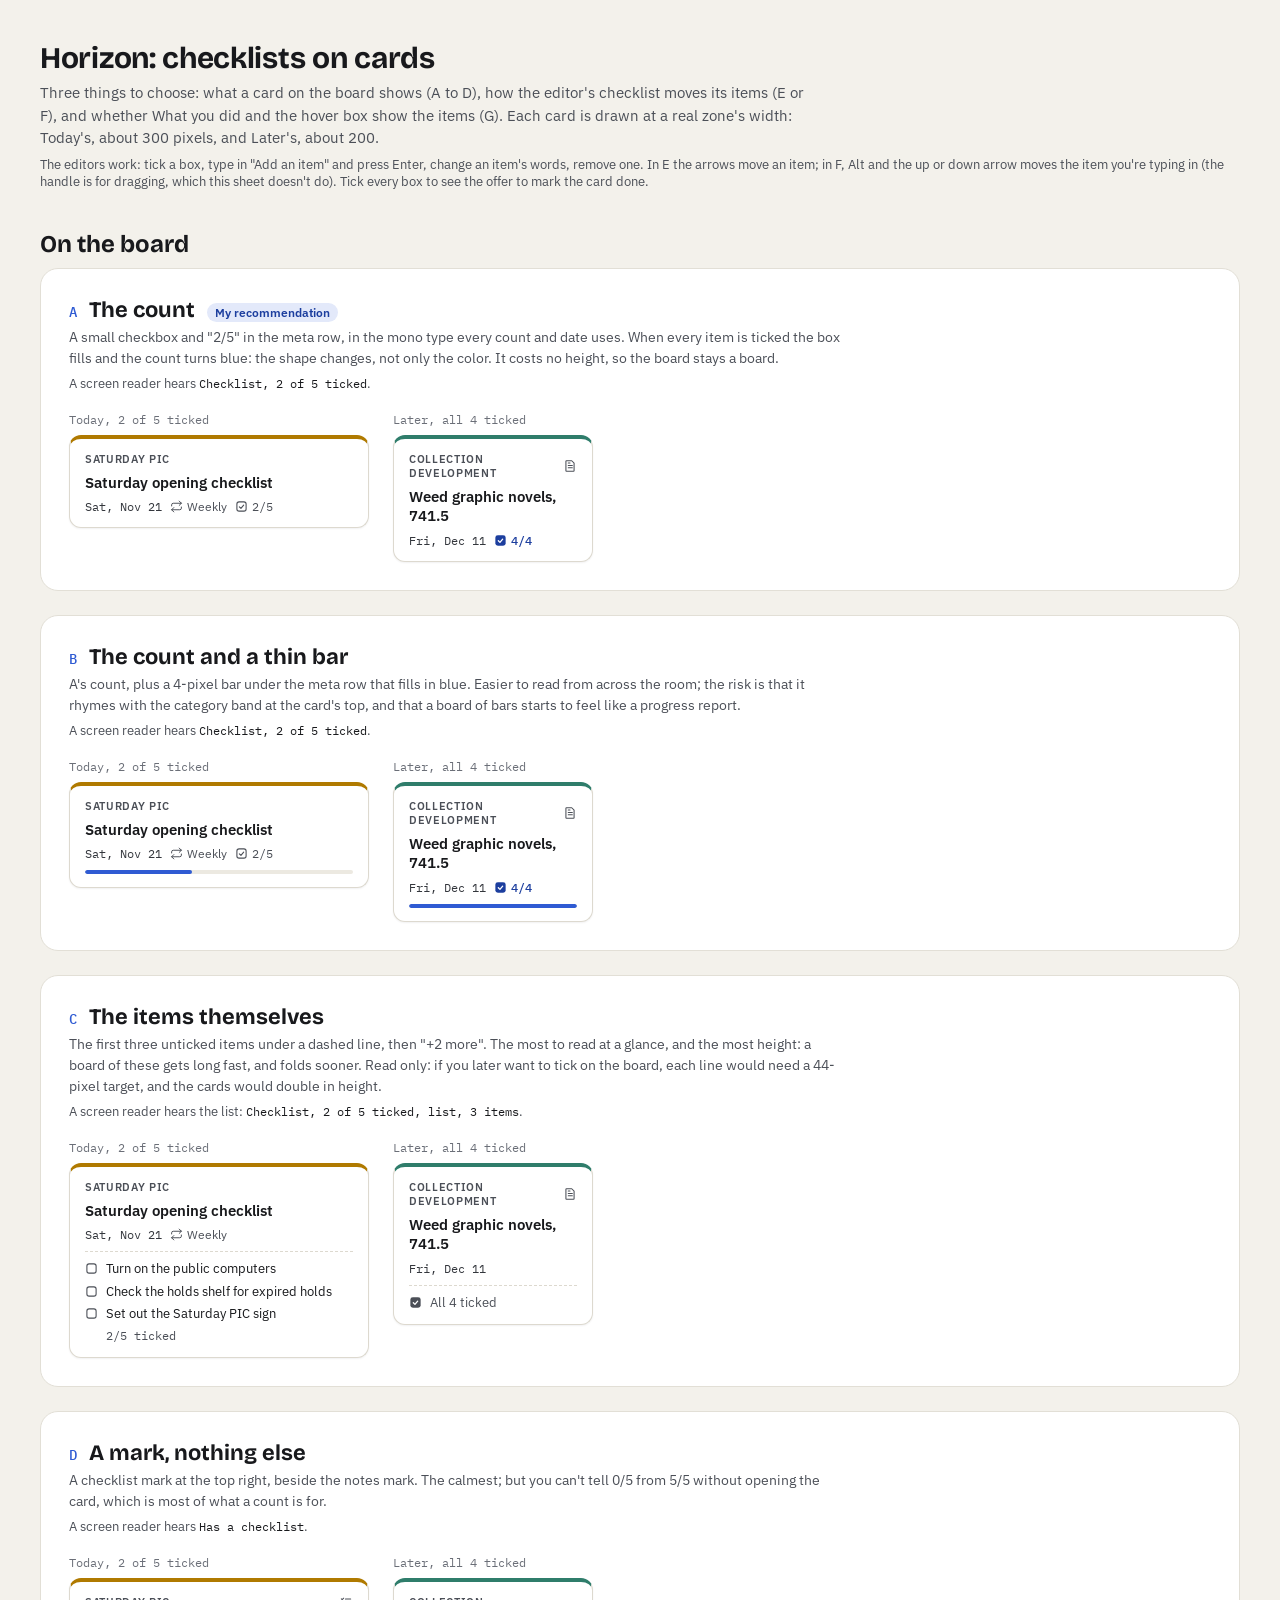
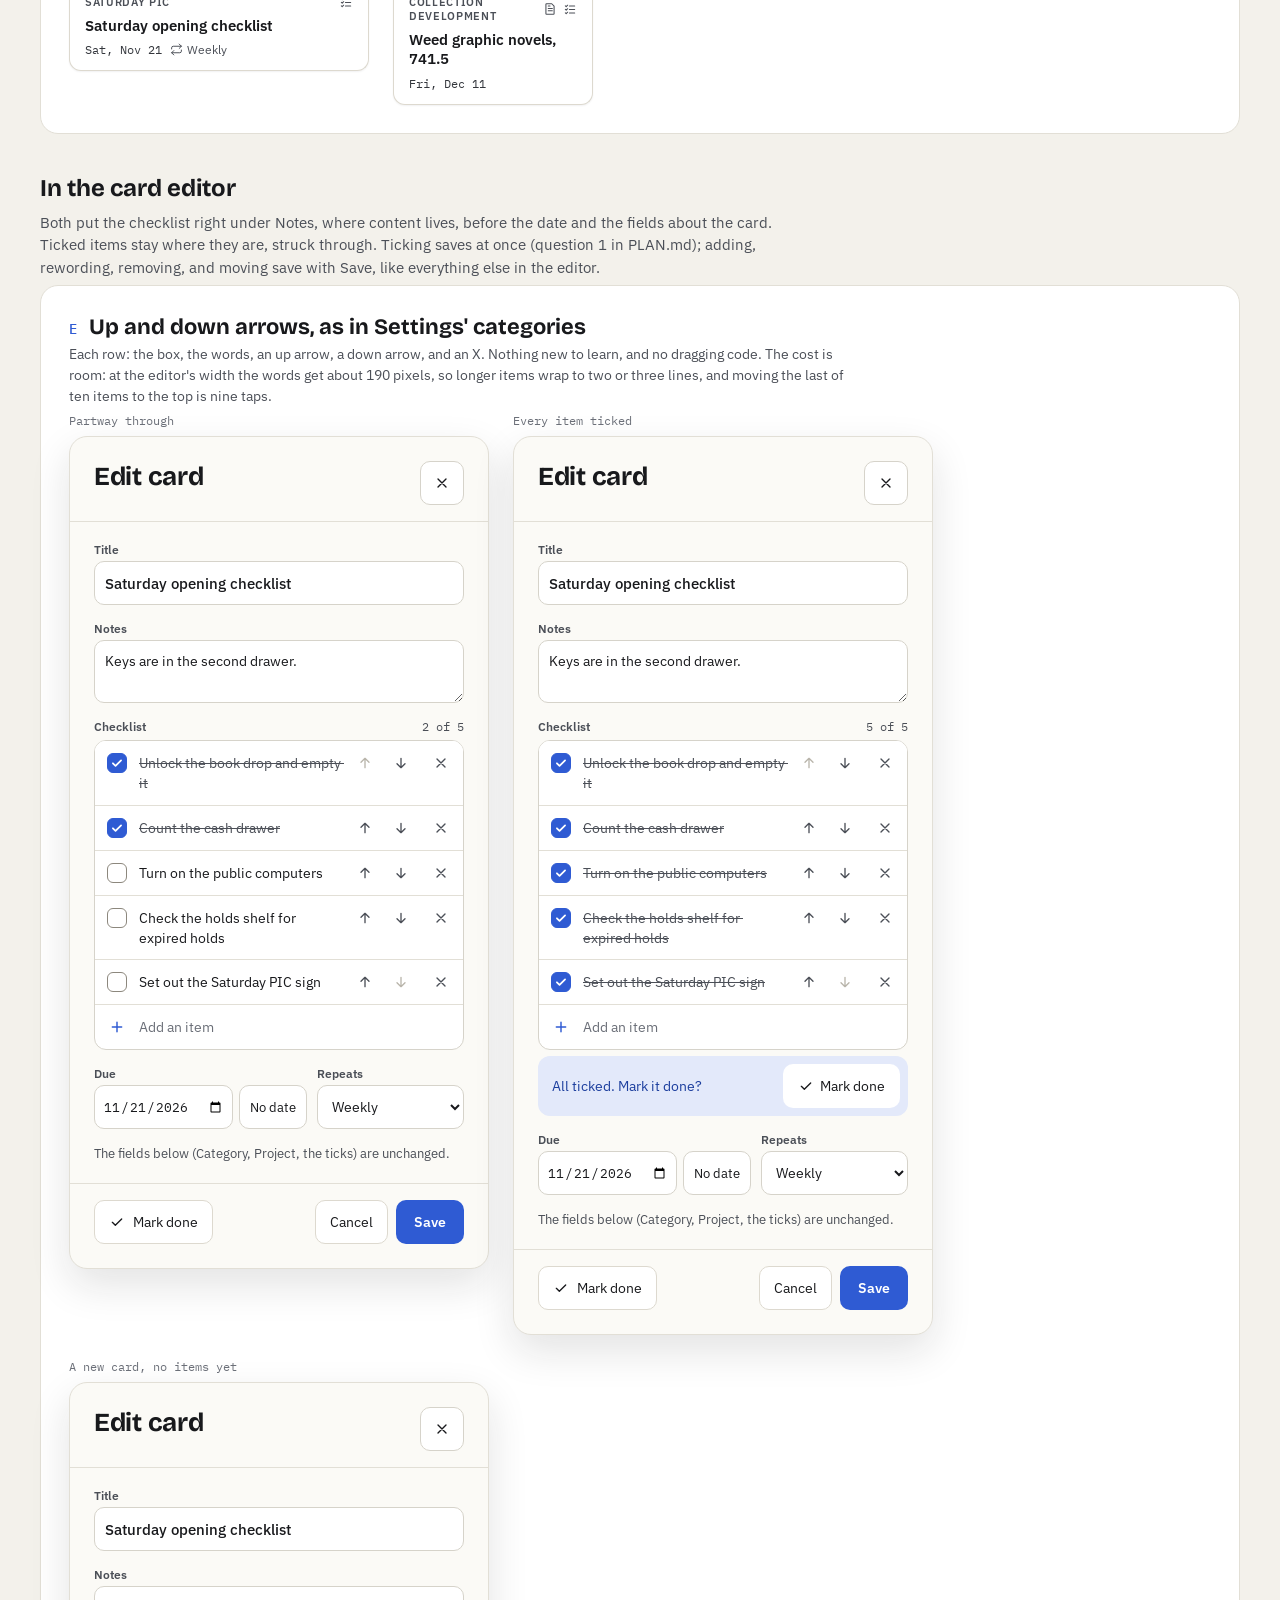
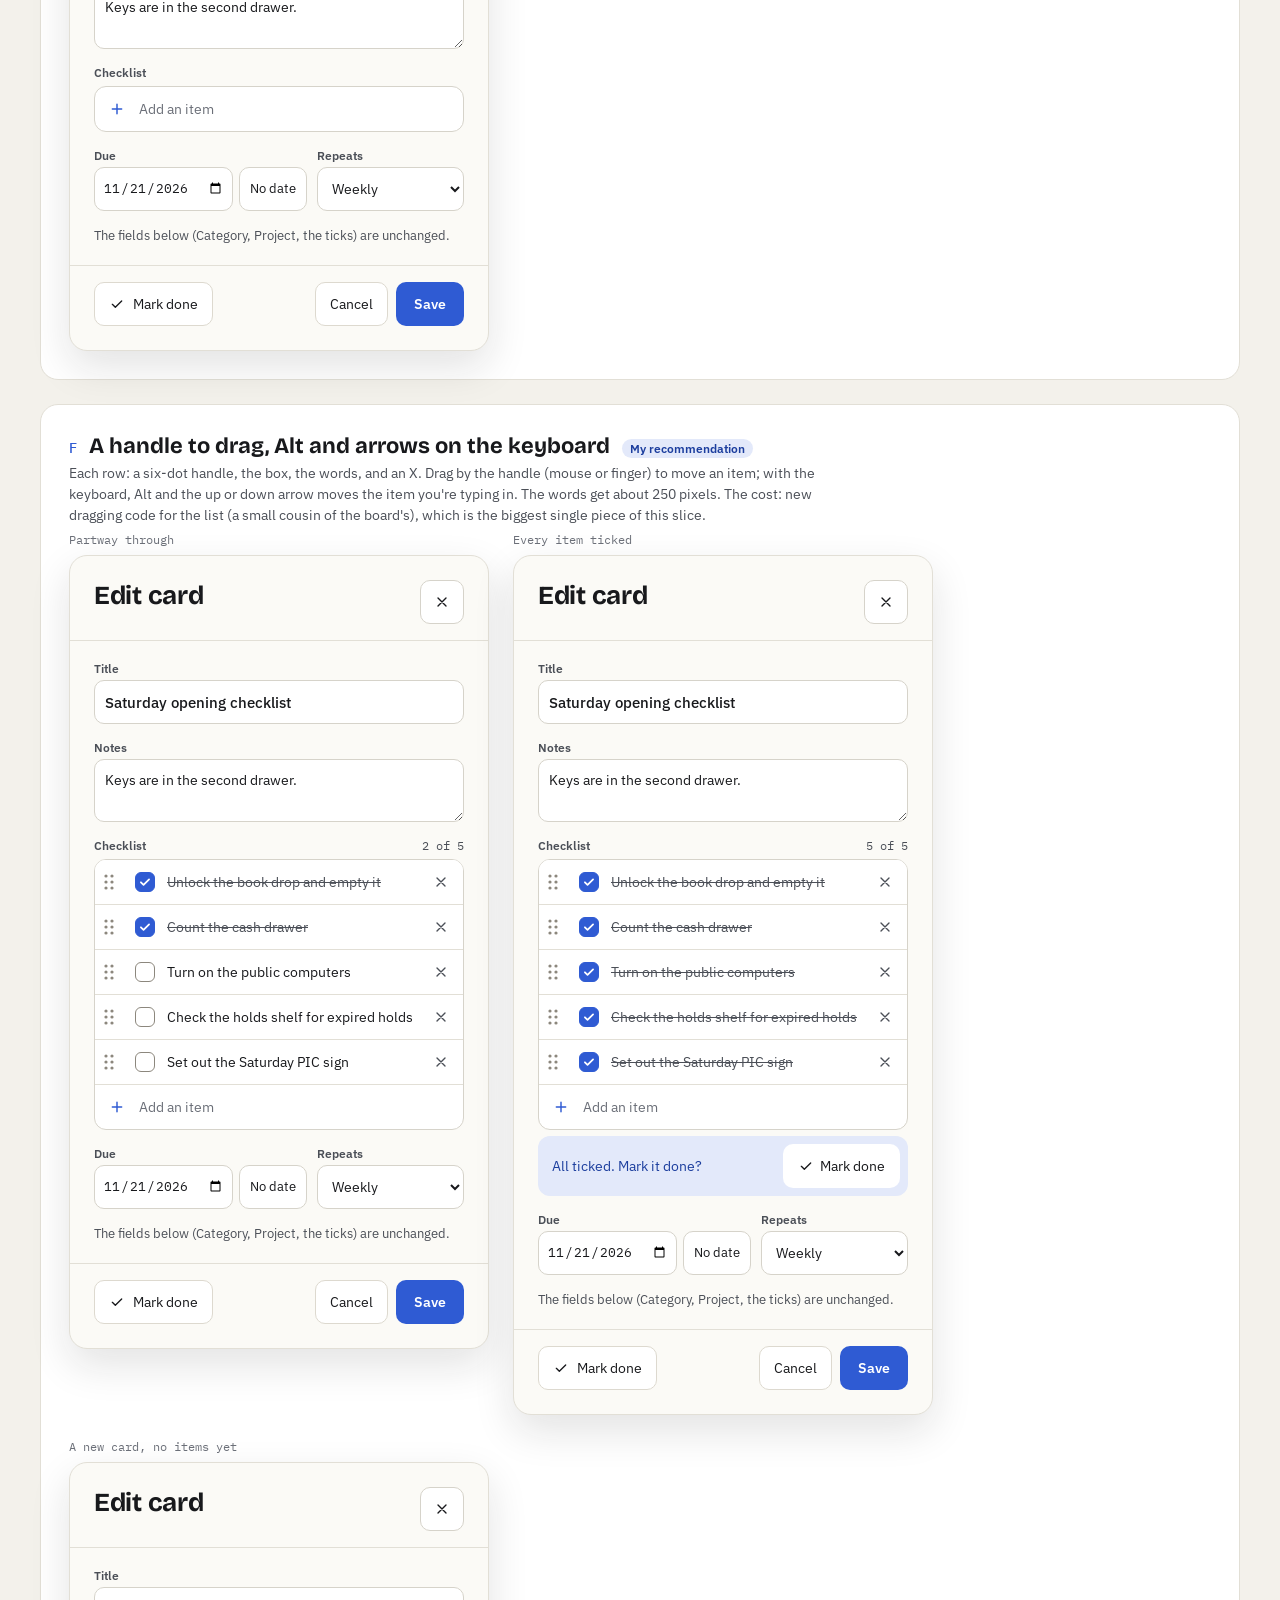
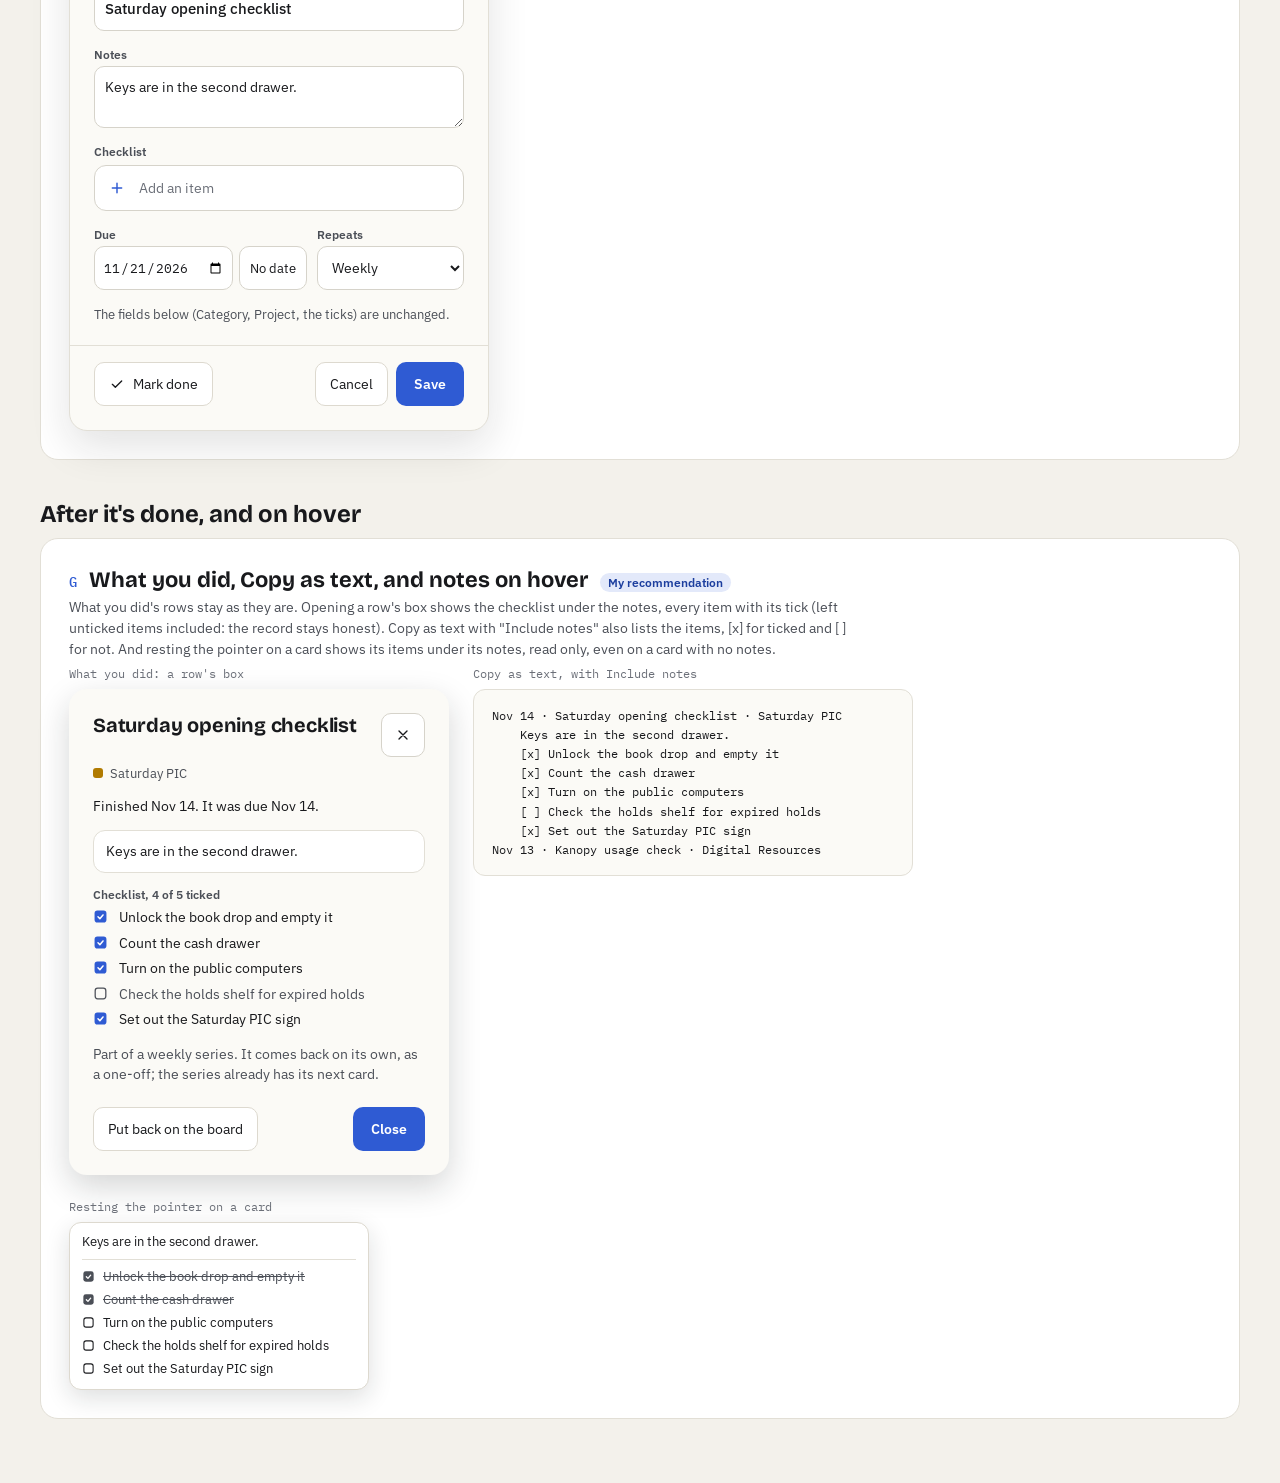
<file: design/checklist-options/preview.html>
<!doctype html>
<html lang="en">
<head>
<meta charset="utf-8">
<meta name="viewport" content="width=device-width, initial-scale=1">
<title>Horizon checklist options</title>
<link rel="preconnect" href="https://fonts.googleapis.com">
<link rel="preconnect" href="https://fonts.gstatic.com" crossorigin>
<link href="https://fonts.googleapis.com/css2?family=Bricolage+Grotesque:opsz,wght@12..96,700&amp;family=IBM+Plex+Mono:wght@400;500&amp;family=IBM+Plex+Sans:wght@400;500;600&amp;display=swap" rel="stylesheet">
<!-- The site's own styles, so the cards, fields, and buttons around the
     checklist look exactly as they do in Horizon. -->
<link rel="stylesheet" href="../../css/horizon.css">
<style>
  body { padding: 40px; }
  .sheet { max-width: 1340px; margin: 0 auto; }
  h1 { font-family: var(--font-display); font-size: 30px; margin: 0 0 6px; letter-spacing: -0.01em; }
  .part { font-family: var(--font-display); font-size: 24px; margin: 40px 0 10px; }
  .lead { color: var(--ink-secondary); margin: 0 0 6px; max-width: 780px; font-size: 15px; line-height: 1.5; }
  .how { color: var(--ink-secondary); margin: 0 0 28px; font-size: 13px; }

  .option { background: var(--surface); border: 1px solid var(--border-soft); border-radius: var(--radius-panel); padding: 28px; margin-bottom: 24px; }
  .option-head { display: flex; flex-wrap: wrap; align-items: baseline; gap: 12px; margin-bottom: 4px; }
  .letter { font-family: var(--font-mono); color: var(--accent); font-size: 14px; font-weight: 500; }
  .name { font-family: var(--font-display); font-size: 22px; margin: 0; }
  .pick { font-size: 12px; font-weight: 600; color: var(--accent-dark); background: var(--progress-tint); padding: 2px 8px; border-radius: 10px; }
  .why { color: var(--ink-secondary); margin: 0 0 6px; max-width: 780px; font-size: 14px; line-height: 1.5; }
  .sr { color: var(--ink-secondary); margin: 0 0 20px; font-size: 13px; }
  .sr code { color: var(--ink); }
  .stage { display: flex; flex-wrap: wrap; gap: 24px; align-items: flex-start; }
  .stage > div { min-width: 0; max-width: 100%; }
  .caption { font-family: var(--font-mono); font-size: 12px; color: var(--ink-placeholder); margin: 0 0 8px; }

  /* Cards drawn at zone widths: Today's (about 300) and Later's (about 200). */
  .zone-wide { width: 300px; max-width: 100%; }
  .zone-narrow { width: 200px; max-width: 100%; }
  .stage .card { cursor: default; }

  /* ================= On the card ================= */

  /* A. The count, in the meta row beside the date. */
  .card-checks { display: inline-flex; align-items: center; gap: 4px; font-family: var(--font-mono); font-size: 12px; color: var(--ink-secondary); }
  .card-checks svg { flex: none; }
  .card-checks.is-all { color: var(--accent-dark); font-weight: 500; }

  /* B. The count plus a thin bar along the card's foot. */
  .card-bar { height: 4px; border-radius: 2px; background: var(--strip-day); overflow: hidden; margin-top: 2px; }
  .card-bar span { display: block; height: 100%; background: var(--accent); border-radius: 2px; }

  /* C. The items themselves. */
  .card-items { list-style: none; margin: 2px 0 0; padding: 8px 0 0; border-top: 1px dashed var(--border); display: flex; flex-direction: column; gap: 5px; }
  .card-items li { display: grid; grid-template-columns: 14px minmax(0, 1fr); gap: 7px; align-items: start; font-size: 13px; line-height: 1.35; color: var(--ink); }
  .card-items li svg { margin-top: 2px; color: var(--ink-secondary); }
  .card-items li.is-done { color: var(--ink-secondary); text-decoration: line-through; }
  .card-items li.card-items-foot { display: block; }
  .card-items .card-items-more { display: block; font-family: var(--font-mono); font-size: 12px; color: var(--ink-secondary); text-decoration: none; padding-left: 21px; }

  /* ================= In the editor ================= */

  .mock-panel { width: 420px; max-width: 100%; background: var(--surface-soft); border: 1px solid var(--border-soft); border-radius: var(--radius-panel); box-shadow: 0 16px 40px rgba(24, 25, 28, 0.12); overflow: hidden; }
  .mock-panel .panel-body { overflow: visible; }

  .cl { display: flex; flex-direction: column; gap: 6px; }
  .cl-head { display: flex; align-items: baseline; justify-content: space-between; gap: 8px; font-size: 12px; font-weight: 600; color: var(--ink-secondary); }
  .cl-count { font-family: var(--font-mono); font-weight: 400; font-size: 12px; }
  .cl-list { list-style: none; margin: 0; padding: 0; background: var(--surface); border: 1px solid var(--field-border); border-radius: var(--radius-card); }
  .cl-row { display: flex; align-items: flex-start; min-height: 44px; }
  .cl-row + .cl-row { border-top: 1px solid var(--border-soft); }

  /* The checkbox: a 44 by 44 target around a drawn 20-pixel box, the same
     box as "Move the series too". */
  .cl-check { flex: none; width: 44px; height: 44px; display: flex; align-items: center; justify-content: center; cursor: pointer; }
  .cl-check input { appearance: none; -webkit-appearance: none; margin: 0; width: 20px; height: 20px; border: 1.5px solid #8C877D; border-radius: 6px; background: var(--surface) center / 14px 14px no-repeat; cursor: pointer; }
  .cl-check input:checked { border-color: var(--accent); background-color: var(--accent); background-image: url("data:image/svg+xml,%3Csvg xmlns='http://www.w3.org/2000/svg' viewBox='0 0 24 24' fill='none' stroke='%23FFFFFF' stroke-width='3' stroke-linecap='round' stroke-linejoin='round'%3E%3Cpath d='M5 12.5l4.5 4.5L19 7.5'/%3E%3C/svg%3E"); }
  .cl-check input:focus-visible { outline: 2px solid var(--accent); outline-offset: 2px; }

  /* The item's words: a one-line box that grows as it wraps, editable in
     place. Ticked: struck through and in the secondary ink. */
  .cl-text { flex: 1 1 auto; min-width: 0; min-height: 44px; padding: 12px 4px 11px 0; border: none; background: transparent; font: inherit; font-size: 14px; line-height: 1.45; color: var(--ink); resize: none; overflow: hidden; field-sizing: content; }
  .cl-text:focus { outline: none; }
  .cl-row:has(.cl-text:focus) { box-shadow: inset 0 0 0 2px var(--accent); border-radius: 10px; }
  .cl-row:has(input:checked) .cl-text { color: var(--ink-secondary); text-decoration: line-through; }

  .cl-icon { flex: none; width: 44px; height: 44px; display: flex; align-items: center; justify-content: center; border: none; background: transparent; color: var(--ink-secondary); border-radius: 10px; cursor: pointer; padding: 0; }
  .cl-icon:hover { background: var(--surface-soft); color: var(--ink); }
  .cl-icon:focus-visible { outline: 2px solid var(--accent); outline-offset: -2px; }
  .cl-icon:disabled { color: #B9B5AB; cursor: default; background: transparent; }
  .cl-icon.cl-arrow { width: 36px; }
  .cl-handle { flex: none; width: 28px; height: 44px; display: flex; align-items: center; justify-content: center; color: #8C877D; cursor: grab; touch-action: none; }

  /* Add an item: the last row, a plus and an empty box. */
  .cl-add { display: flex; align-items: center; min-height: 44px; border-top: 1px solid var(--border-soft); }
  .cl-list:empty + .cl-add, .cl-add.is-first { border-top: none; }
  .cl-add-plus { flex: none; width: 44px; display: flex; justify-content: center; color: var(--accent); }
  .cl-add input { flex: 1; min-width: 0; min-height: 44px; border: none; background: transparent; font: inherit; font-size: 14px; color: var(--ink); padding: 0 12px 0 0; }
  .cl-add input::placeholder { color: var(--ink-placeholder); }
  .cl-add input:focus { outline: none; }
  .cl-box { background: var(--surface); border: 1px solid var(--field-border); border-radius: var(--radius-card); overflow: hidden; }
  .cl-box .cl-list { border: none; border-radius: 0; }
  .cl-box:has(.cl-add input:focus) { border-color: var(--accent); box-shadow: 0 0 0 1px var(--accent); }

  /* Every item ticked: the offer. */
  .cl-offer { display: flex; flex-wrap: wrap; align-items: center; justify-content: space-between; gap: 8px 12px; padding: 8px 8px 8px 14px; background: var(--progress-tint); border-radius: var(--radius-card); font-size: 14px; color: var(--accent-dark); }
  .cl-offer .button { display: inline-flex; align-items: center; gap: 6px; border-color: transparent; }
  .cl-note { margin: 0; font-size: 13px; line-height: 1.4; color: var(--ink-secondary); }

  /* ================= What you did ================= */
  .mock-box { width: 380px; max-width: 100%; background: var(--surface-soft); border-radius: var(--radius-panel); box-shadow: 0 12px 32px rgba(24, 25, 28, 0.18); }
  .mock-box .small-foot { display: flex; justify-content: space-between; gap: 8px; margin-top: 4px; }
  .box-list { list-style: none; margin: -8px 0 0; padding: 0; display: flex; flex-direction: column; gap: 6px; font-size: 14px; line-height: 1.4; }
  .box-list li { display: grid; grid-template-columns: 18px minmax(0, 1fr); gap: 8px; }
  .box-list li svg { margin-top: 1px; }
  .box-list li.is-done svg { color: var(--accent); }
  .box-list li.is-open { color: var(--ink-secondary); }
  .box-list-head { margin: 0; font-size: 12px; font-weight: 600; color: var(--ink-secondary); }
  .copy-sample { width: 440px; max-width: 100%; margin: 0; padding: 16px 18px; background: var(--surface-soft); border: 1px solid var(--border-soft); border-radius: var(--radius-card); font-family: var(--font-mono); font-size: 12px; line-height: 1.6; white-space: pre-wrap; overflow-wrap: anywhere; }

  /* Hover peek, with the checklist under the notes. */
  .peek { position: static; display: block; width: 300px; max-width: 100%; max-height: none; white-space: normal; }
  .peek p { margin: 0 0 8px; white-space: pre-wrap; }
  .peek ul { list-style: none; margin: 0; padding: 8px 0 0; border-top: 1px solid var(--border-soft); display: flex; flex-direction: column; gap: 4px; }
  .peek li { display: grid; grid-template-columns: 14px minmax(0, 1fr); gap: 7px; }
  .peek li svg { margin-top: 2px; }
  .peek li.is-done { color: var(--ink-secondary); text-decoration: line-through; }

  @media (max-width: 600px) {
    body { padding: 20px 16px; }
    .option { padding: 18px 16px; }
    h1 { font-size: 24px; }
    .mock-box { padding: 18px 16px; }
  }
  @media (max-width: 420px) {
    .mock-panel .panel-body { padding: 16px; }
    .mock-panel .panel-head, .mock-panel .panel-foot { padding-left: 16px; padding-right: 16px; }
  }
</style>
</head>
<body>
<div class="sheet">
  <h1>Horizon: checklists on cards</h1>
  <p class="lead">Three things to choose: what a card on the board shows (A to D), how the editor's checklist moves its items (E or F), and whether What you did and the hover box show the items (G). Each card is drawn at a real zone's width: Today's, about 300 pixels, and Later's, about 200.</p>
  <p class="how">The editors work: tick a box, type in "Add an item" and press Enter, change an item's words, remove one. In E the arrows move an item; in F, Alt and the up or down arrow moves the item you're typing in (the handle is for dragging, which this sheet doesn't do). Tick every box to see the offer to mark the card done.</p>

  <h2 class="part">On the board</h2>

  <section class="option" data-look="A">
    <div class="option-head"><span class="letter">A</span><h2 class="name">The count</h2><span class="pick">My recommendation</span></div>
    <p class="why">A small checkbox and "2/5" in the meta row, in the mono type every count and date uses. When every item is ticked the box fills and the count turns blue: the shape changes, not only the color. It costs no height, so the board stays a board.</p>
    <p class="sr">A screen reader hears <code>Checklist, 2 of 5 ticked</code>.</p>
    <div class="stage"></div>
  </section>

  <section class="option" data-look="B">
    <div class="option-head"><span class="letter">B</span><h2 class="name">The count and a thin bar</h2></div>
    <p class="why">A's count, plus a 4-pixel bar under the meta row that fills in blue. Easier to read from across the room; the risk is that it rhymes with the category band at the card's top, and that a board of bars starts to feel like a progress report.</p>
    <p class="sr">A screen reader hears <code>Checklist, 2 of 5 ticked</code>.</p>
    <div class="stage"></div>
  </section>

  <section class="option" data-look="C">
    <div class="option-head"><span class="letter">C</span><h2 class="name">The items themselves</h2></div>
    <p class="why">The first three unticked items under a dashed line, then "+2 more". The most to read at a glance, and the most height: a board of these gets long fast, and folds sooner. Read only: if you later want to tick on the board, each line would need a 44-pixel target, and the cards would double in height.</p>
    <p class="sr">A screen reader hears the list: <code>Checklist, 2 of 5 ticked, list, 3 items</code>.</p>
    <div class="stage"></div>
  </section>

  <section class="option" data-look="D">
    <div class="option-head"><span class="letter">D</span><h2 class="name">A mark, nothing else</h2></div>
    <p class="why">A checklist mark at the top right, beside the notes mark. The calmest; but you can't tell 0/5 from 5/5 without opening the card, which is most of what a count is for.</p>
    <p class="sr">A screen reader hears <code>Has a checklist</code>.</p>
    <div class="stage"></div>
  </section>

  <h2 class="part">In the card editor</h2>
  <p class="lead">Both put the checklist right under Notes, where content lives, before the date and the fields about the card. Ticked items stay where they are, struck through. Ticking saves at once (question 1 in PLAN.md); adding, rewording, removing, and moving save with Save, like everything else in the editor.</p>

  <section class="option" data-editor="E">
    <div class="option-head"><span class="letter">E</span><h2 class="name">Up and down arrows, as in Settings' categories</h2></div>
    <p class="why">Each row: the box, the words, an up arrow, a down arrow, and an X. Nothing new to learn, and no dragging code. The cost is room: at the editor's width the words get about 190 pixels, so longer items wrap to two or three lines, and moving the last of ten items to the top is nine taps.</p>
    <div class="stage"></div>
  </section>

  <section class="option" data-editor="F">
    <div class="option-head"><span class="letter">F</span><h2 class="name">A handle to drag, Alt and arrows on the keyboard</h2><span class="pick">My recommendation</span></div>
    <p class="why">Each row: a six-dot handle, the box, the words, and an X. Drag by the handle (mouse or finger) to move an item; with the keyboard, Alt and the up or down arrow moves the item you're typing in. The words get about 250 pixels. The cost: new dragging code for the list (a small cousin of the board's), which is the biggest single piece of this slice.</p>
    <div class="stage"></div>
  </section>

  <h2 class="part">After it's done, and on hover</h2>

  <section class="option" data-after="G">
    <div class="option-head"><span class="letter">G</span><h2 class="name">What you did, Copy as text, and notes on hover</h2><span class="pick">My recommendation</span></div>
    <p class="why">What you did's rows stay as they are. Opening a row's box shows the checklist under the notes, every item with its tick (left unticked items included: the record stays honest). Copy as text with "Include notes" also lists the items, [x] for ticked and [ ] for not. And resting the pointer on a card shows its items under its notes, read only, even on a card with no notes.</p>
    <div class="stage"></div>
  </section>
</div>

<script>
  // Only a drawing: nothing is saved anywhere.
  const ITEMS = [
    ['Unlock the book drop and empty it', true],
    ['Count the cash drawer', true],
    ['Turn on the public computers', false],
    ['Check the holds shelf for expired holds', false],
    ['Set out the Saturday PIC sign', false],
  ];
  const BOX = (s = 13) => `<svg width="${s}" height="${s}" viewBox="0 0 24 24" fill="none" stroke="currentColor" stroke-width="2" stroke-linecap="round" stroke-linejoin="round" aria-hidden="true"><rect x="3.5" y="3.5" width="17" height="17" rx="4"></rect><path d="M8 12.5l3 3 5-6"></path></svg>`;
  const BOX_FULL = (s = 13) => `<svg width="${s}" height="${s}" viewBox="0 0 24 24" aria-hidden="true"><rect x="2.5" y="2.5" width="19" height="19" rx="4.5" fill="currentColor"></rect><path d="M8 12.5l3 3 5-6" fill="none" stroke="#FFFFFF" stroke-width="2.4" stroke-linecap="round" stroke-linejoin="round"></path></svg>`;
  const EMPTY = (s = 13) => `<svg width="${s}" height="${s}" viewBox="0 0 24 24" fill="none" stroke="currentColor" stroke-width="2" aria-hidden="true"><rect x="3.5" y="3.5" width="17" height="17" rx="4"></rect></svg>`;
  const REPEAT = '<svg width="13" height="13" viewBox="0 0 24 24" fill="none" stroke="currentColor" stroke-width="1.8" stroke-linecap="round" stroke-linejoin="round" aria-hidden="true"><path d="M17 2l4 4-4 4"></path><path d="M3 11V9a3 3 0 0 1 3-3h15"></path><path d="M7 22l-4-4 4-4"></path><path d="M21 13v2a3 3 0 0 1-3 3H3"></path></svg>';
  const NOTES = '<svg width="14" height="14" viewBox="0 0 24 24" fill="none" stroke="currentColor" stroke-width="1.8" stroke-linecap="round" stroke-linejoin="round" aria-hidden="true"><path d="M6 3h9l4 4v13a1 1 0 0 1-1 1H6a1 1 0 0 1-1-1V4a1 1 0 0 1 1-1z"></path><path d="M9 11h7M9 15h7M9 7h3"></path></svg>';
  const LIST_MARK = '<svg width="14" height="14" viewBox="0 0 24 24" fill="none" stroke="currentColor" stroke-width="1.8" stroke-linecap="round" stroke-linejoin="round" aria-hidden="true"><path d="M4 6.5l1.5 1.5L8 5.5M4 12.5l1.5 1.5L8 11.5M4 18.5l1.5 1.5L8 17.5"></path><path d="M11 7h9M11 13h9M11 19h9"></path></svg>';
  const X = '<svg width="16" height="16" viewBox="0 0 24 24" fill="none" stroke="currentColor" stroke-width="2" stroke-linecap="round" aria-hidden="true"><path d="M6 6l12 12M18 6L6 18"></path></svg>';
  const UP = '<svg width="16" height="16" viewBox="0 0 24 24" fill="none" stroke="currentColor" stroke-width="2" stroke-linecap="round" stroke-linejoin="round" aria-hidden="true"><path d="M12 19V5M6 11l6-6 6 6"></path></svg>';
  const DOWN = '<svg width="16" height="16" viewBox="0 0 24 24" fill="none" stroke="currentColor" stroke-width="2" stroke-linecap="round" stroke-linejoin="round" aria-hidden="true"><path d="M12 5v14M6 13l6 6 6-6"></path></svg>';
  const DOTS = '<svg width="12" height="18" viewBox="0 0 12 18" fill="currentColor" aria-hidden="true"><circle cx="3" cy="3" r="1.6"></circle><circle cx="9" cy="3" r="1.6"></circle><circle cx="3" cy="9" r="1.6"></circle><circle cx="9" cy="9" r="1.6"></circle><circle cx="3" cy="15" r="1.6"></circle><circle cx="9" cy="15" r="1.6"></circle></svg>';
  const PLUS = '<svg width="16" height="16" viewBox="0 0 24 24" fill="none" stroke="currentColor" stroke-width="2.2" stroke-linecap="round" aria-hidden="true"><path d="M12 5v14M5 12h14"></path></svg>';
  const CHECK = (s = 16) => `<svg width="${s}" height="${s}" viewBox="0 0 24 24" fill="none" stroke="currentColor" stroke-width="2" stroke-linecap="round" stroke-linejoin="round" aria-hidden="true"><path d="M5 12.5l4.5 4.5L19 7.5"></path></svg>`;
  const esc = (t) => String(t).replace(/&/g, '&amp;').replace(/</g, '&lt;').replace(/"/g, '&quot;');

  // ---------- The cards ----------
  const CARDS = [
    { width: 'zone-wide', caption: 'Today, 2 of 5 ticked', band: '#B07A00', category: 'Saturday PIC', title: 'Saturday opening checklist', date: 'Sat, Nov 21', repeat: 'Weekly', items: ITEMS },
    { width: 'zone-narrow', caption: 'Later, all 4 ticked', band: '#2F7D6B', category: 'Collection Development', title: 'Weed graphic novels, 741.5', date: 'Fri, Dec 11', notes: true, items: [['Pull worn copies', true], ['Check circ stats', true], ['Update the catalog', true], ['Order replacements', true]] },
  ];

  function cardHTML(look, c) {
    const done = c.items.filter((i) => i[1]).length;
    const total = c.items.length;
    const all = done === total;
    const count = `<span class="card-checks${all ? ' is-all' : ''}">${all ? BOX_FULL() : BOX()}<span class="visually-hidden">Checklist, </span>${done}/${total}<span class="visually-hidden"> ticked</span></span>`;
    const repeat = c.repeat ? `<span class="card-repeat">${REPEAT}${c.repeat}</span>` : '';
    const showCount = look === 'A' || look === 'B';
    const meta = `<div class="card-meta"><span class="card-date">${c.date}</span>${repeat}${showCount ? count : ''}</div>`;
    const marks = [c.notes ? `<span class="card-notes-mark">${NOTES}</span>` : '', look === 'D' ? `<span class="card-notes-mark">${LIST_MARK}</span>` : ''].join('');
    let extra = '';
    if (look === 'B') extra = `<div class="card-bar" aria-hidden="true"><span style="width:${Math.round((done / total) * 100)}%"></span></div>`;
    if (look === 'C') {
      const open = c.items.filter((i) => !i[1]);
      const shown = open.slice(0, 3);
      const more = open.length - shown.length;
      extra = open.length
        ? `<ul class="card-items" aria-label="Checklist, ${done} of ${total} ticked">${shown.map((i) => `<li>${EMPTY()}<span>${esc(i[0])}</span></li>`).join('')}<li class="card-items-foot"><span class="card-items-more">${more > 0 ? `+${more} more · ` : ''}${done}/${total} ticked</span></li></ul>`
        : `<ul class="card-items" aria-label="Checklist, all ${total} ticked"><li class="is-done" style="text-decoration:none">${BOX_FULL()}<span>All ${total} ticked</span></li></ul>`;
    }
    return `<div class="${c.width}"><p class="caption">${c.caption}</p>
      <article class="card" style="--band:${c.band}">
        <div class="card-top"><span class="card-category">${c.category}</span>${marks ? `<span class="card-marks">${marks}</span>` : ''}</div>
        <h3 class="card-title">${c.title}</h3>
        ${meta}${extra}
      </article></div>`;
  }

  document.querySelectorAll('[data-look]').forEach((section) => {
    const look = section.dataset.look;
    section.querySelector('.stage').innerHTML = CARDS.map((c) => cardHTML(look, c)).join('');
  });

  // ---------- The editors ----------
  let uid = 0;
  function rowHTML(kind, [text, done], i, n) {
    const id = `cl${++uid}`;
    const handle = kind === 'F' ? `<span class="cl-handle" title="Drag to move">${DOTS}</span>` : '';
    const arrows = kind === 'E'
      ? `<button type="button" class="cl-icon cl-arrow" data-up aria-label="Move up"${i === 0 ? ' disabled' : ''}>${UP}</button><button type="button" class="cl-icon cl-arrow" data-down aria-label="Move down"${i === n - 1 ? ' disabled' : ''}>${DOWN}</button>`
      : '';
    return `<li class="cl-row">${handle}<label class="cl-check"><input type="checkbox" id="${id}"${done ? ' checked' : ''} aria-label="Ticked"></label><textarea class="cl-text" rows="1" maxlength="200" aria-label="Item ${i + 1}">${esc(text)}</textarea>${arrows}<button type="button" class="cl-icon" data-remove aria-label="Remove">${X}</button></li>`;
  }

  function editorHTML(kind, items, caption) {
    return `<div><p class="caption">${caption}</p><div class="mock-panel" data-kind="${kind}"><div class="panel">
      <div class="panel-head"><h2 class="panel-title">Edit card</h2><button type="button" class="icon-button" aria-label="Close">${X}</button></div>
      <div class="panel-body">
        <label class="field">Title<input type="text" class="field-input field-title" value="Saturday opening checklist"></label>
        <label class="field">Notes<textarea class="field-input field-notes" rows="2">Keys are in the second drawer.</textarea></label>
        <div class="cl">
          <div class="cl-head"><span>Checklist</span><span class="cl-count"></span></div>
          <div class="cl-box">
            <ul class="cl-list"></ul>
            <div class="cl-add"><span class="cl-add-plus">${PLUS}</span><input type="text" maxlength="200" placeholder="Add an item" aria-label="Add an item"></div>
          </div>
          <div class="cl-offer" hidden><span>All ticked. Mark it done?</span><button type="button" class="button">${CHECK()} Mark done</button></div>
        </div>
        <div class="field-row field-row-time">
          <div class="field"><label>Due</label><div class="field-due"><input type="date" class="field-input field-date" value="2026-11-21"><button type="button" class="button button-small">No date</button></div></div>
          <label class="field">Repeats<select class="field-input"><option>Weekly</option></select></label>
        </div>
        <p class="cl-note">The fields below (Category, Project, the ticks) are unchanged.</p>
      </div>
      <div class="panel-foot">
        <button type="button" class="button">${CHECK()} Mark done</button>
        <div class="panel-foot-end"><button type="button" class="button">Cancel</button><button type="button" class="button button-primary">Save</button></div>
      </div>
    </div></div></div>`;
  }

  const lists = new Map();
  function draw(panel) {
    const kind = panel.dataset.kind;
    const items = lists.get(panel);
    const list = panel.querySelector('.cl-list');
    list.innerHTML = items.map((it, i) => rowHTML(kind, it, i, items.length)).join('');
    panel.querySelector('.cl-add').classList.toggle('is-first', items.length === 0);
    const done = items.filter((i) => i[1]).length;
    panel.querySelector('.cl-count').textContent = items.length ? `${done} of ${items.length}` : '';
    panel.querySelector('.cl-offer').hidden = !(items.length && done === items.length);
  }

  document.querySelectorAll('[data-editor]').forEach((section) => {
    const kind = section.dataset.editor;
    section.querySelector('.stage').innerHTML =
      editorHTML(kind, ITEMS, 'Partway through') + editorHTML(kind, ITEMS.map(([t]) => [t, true]), 'Every item ticked') + editorHTML(kind, [], 'A new card, no items yet');
    const panels = section.querySelectorAll('.mock-panel');
    const starts = [ITEMS, ITEMS.map(([t]) => [t, true]), []];
    panels.forEach((panel, n) => {
      lists.set(panel, starts[n].map((i) => [...i]));
      draw(panel);
    });
  });

  function indexOf(row) {
    return [...row.parentElement.children].indexOf(row);
  }

  document.addEventListener('change', (e) => {
    const box = e.target.closest('.cl-check input');
    if (!box) return;
    const panel = box.closest('.mock-panel');
    lists.get(panel)[indexOf(box.closest('.cl-row'))][1] = box.checked;
    const at = indexOf(box.closest('.cl-row'));
    draw(panel);
    panel.querySelectorAll('.cl-check input')[at].focus();
  });

  document.addEventListener('input', (e) => {
    const text = e.target.closest('.cl-text');
    if (!text) return;
    lists.get(text.closest('.mock-panel'))[indexOf(text.closest('.cl-row'))][0] = text.value;
  });

  document.addEventListener('click', (e) => {
    const button = e.target.closest('[data-remove], [data-up], [data-down]');
    if (!button) return;
    const panel = button.closest('.mock-panel');
    const items = lists.get(panel);
    const at = indexOf(button.closest('.cl-row'));
    if (button.hasAttribute('data-remove')) {
      items.splice(at, 1);
      draw(panel);
      const rows = panel.querySelectorAll('.cl-text');
      (rows[Math.min(at, rows.length - 1)] || panel.querySelector('.cl-add input')).focus();
      return;
    }
    const to = button.hasAttribute('data-up') ? at - 1 : at + 1;
    [items[at], items[to]] = [items[to], items[at]];
    draw(panel);
    const target = panel.querySelectorAll('.cl-row')[to].querySelector(button.hasAttribute('data-up') ? '[data-up]' : '[data-down]');
    (target.disabled ? panel.querySelectorAll('.cl-text')[to] : target).focus();
  });

  document.addEventListener('keydown', (e) => {
    const add = e.target.closest('.cl-add input');
    if (add && e.key === 'Enter') {
      e.preventDefault();
      const panel = add.closest('.mock-panel');
      // Several lines pasted or typed: one item each.
      const lines = add.value.split(/\r?\n/).map((s) => s.trim()).filter(Boolean);
      if (!lines.length) return;
      lists.get(panel).push(...lines.map((t) => [t.slice(0, 200), false]));
      add.value = '';
      draw(panel);
      add.focus();
      return;
    }
    const text = e.target.closest('.cl-text');
    if (!text) return;
    if (e.key === 'Enter') {
      // Enter in an item goes to Add an item, ready for the next.
      e.preventDefault();
      text.closest('.mock-panel').querySelector('.cl-add input').focus();
      return;
    }
    if (e.altKey && (e.key === 'ArrowUp' || e.key === 'ArrowDown')) {
      const panel = text.closest('.mock-panel');
      const items = lists.get(panel);
      const at = indexOf(text.closest('.cl-row'));
      const to = e.key === 'ArrowUp' ? at - 1 : at + 1;
      if (to < 0 || to >= items.length) return;
      e.preventDefault();
      [items[at], items[to]] = [items[to], items[at]];
      draw(panel);
      panel.querySelectorAll('.cl-text')[to].focus();
    }
  });

  // ---------- G: What you did, Copy as text, and the hover box ----------
  const boxItems = ITEMS.map(([t], i) => [t, i !== 3]);
  document.querySelector('[data-after="G"] .stage').innerHTML = `
    <div><p class="caption">What you did: a row's box</p>
      <div class="mock-box small-panel">
        <div class="settings-head"><h2 class="panel-title record-box-title">Saturday opening checklist</h2><button type="button" class="icon-button" aria-label="Close">${X}</button></div>
        <p class="record-box-category"><span class="swatch" style="background:#B07A00"></span>Saturday PIC</p>
        <p class="record-box-when">Finished Nov 14. It was due Nov 14.</p>
        <p class="record-box-notes">Keys are in the second drawer.</p>
        <p class="box-list-head">Checklist, 4 of 5 ticked</p>
        <ul class="box-list">${boxItems.map(([t, d]) => `<li class="${d ? 'is-done' : 'is-open'}">${d ? BOX_FULL(15) : EMPTY(15)}<span>${d ? '' : '<span class="visually-hidden">Not ticked: </span>'}${esc(t)}</span></li>`).join('')}</ul>
        <p class="record-box-series">Part of a weekly series. It comes back on its own, as a one-off; the series already has its next card.</p>
        <div class="small-foot"><button type="button" class="button">Put back on the board</button><button type="button" class="button button-primary">Close</button></div>
      </div></div>
    <div><p class="caption">Copy as text, with Include notes</p>
<pre class="copy-sample">Nov 14 · Saturday opening checklist · Saturday PIC
    Keys are in the second drawer.
${boxItems.map(([t, d]) => `    [${d ? 'x' : ' '}] ${t}`).join('\n')}
Nov 13 · Kanopy usage check · Digital Resources</pre></div>
    <div><p class="caption">Resting the pointer on a card</p>
      <div class="notes-peek peek">
        <p>Keys are in the second drawer.</p>
        <ul>${ITEMS.map(([t, d]) => `<li class="${d ? 'is-done' : ''}">${d ? BOX_FULL() : EMPTY()}<span>${esc(t)}</span></li>`).join('')}</ul>
      </div></div>`;
</script>
</body>
</html>
</file>
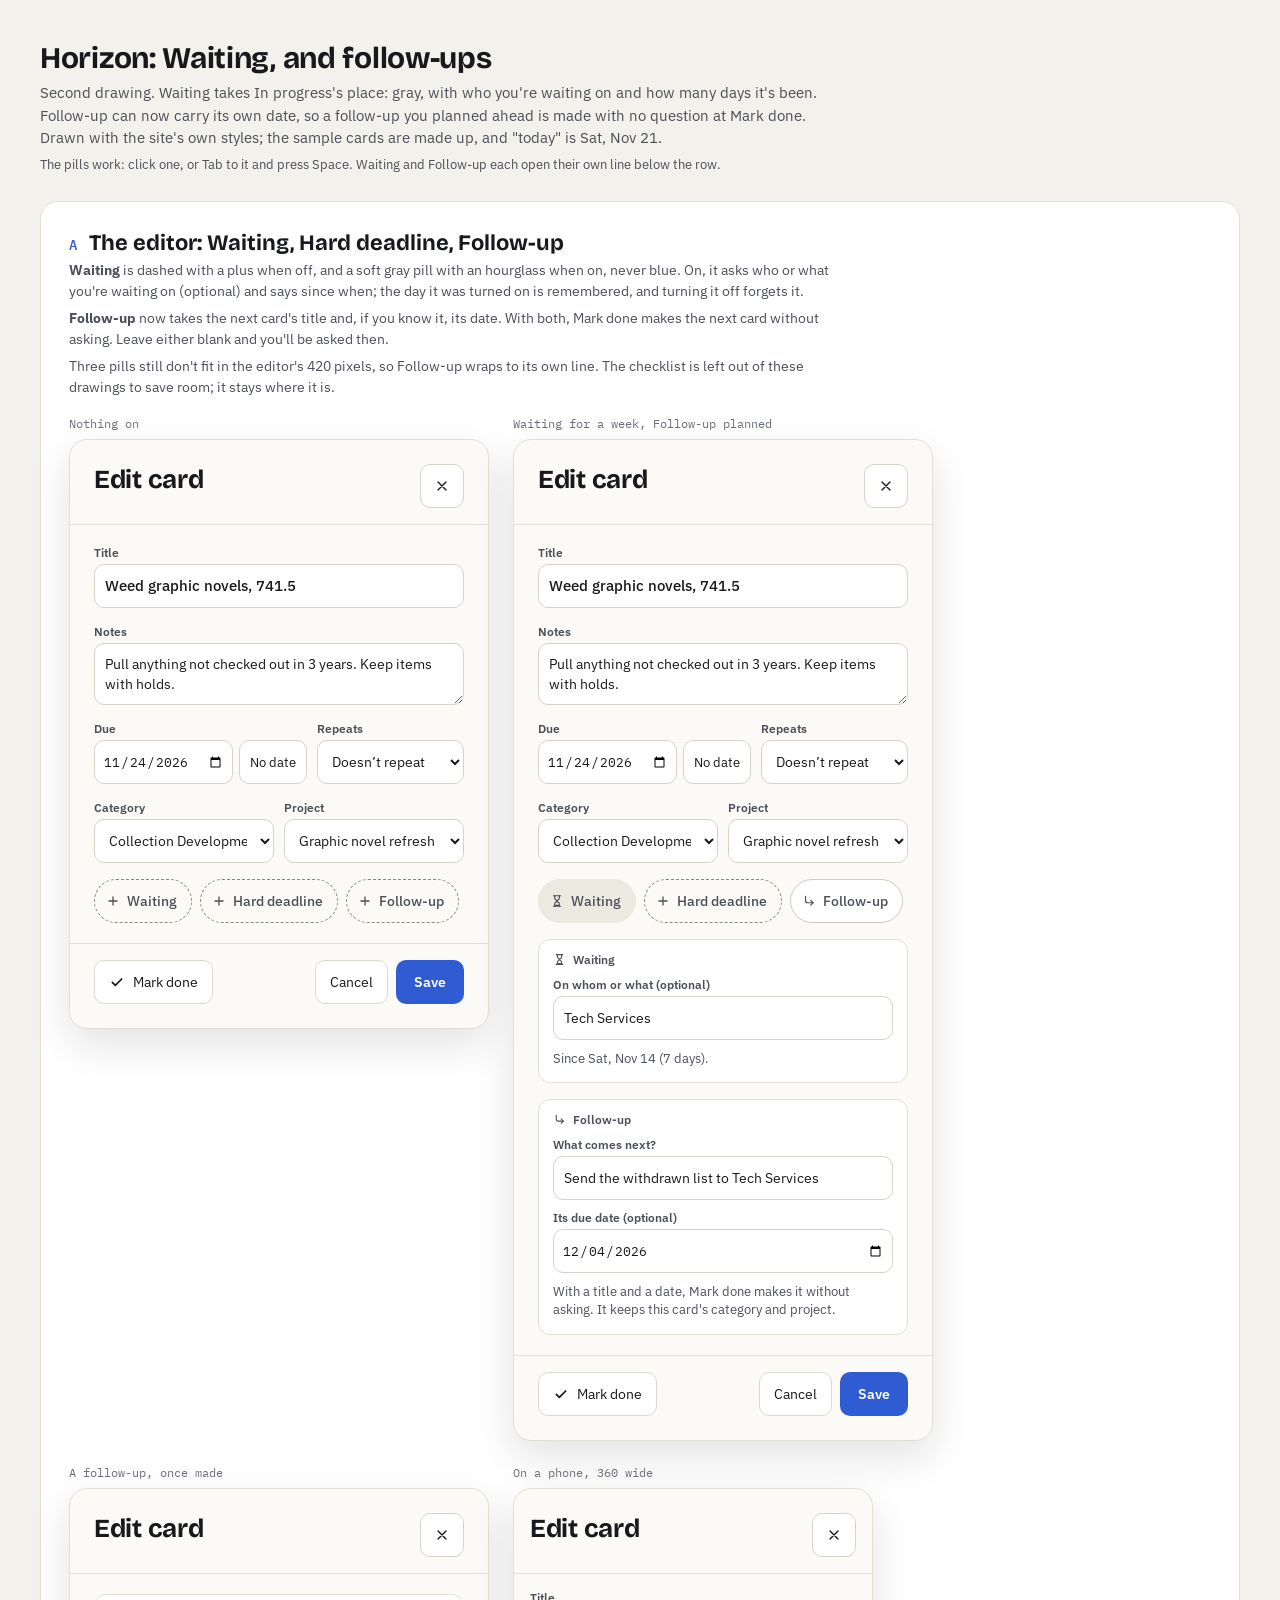
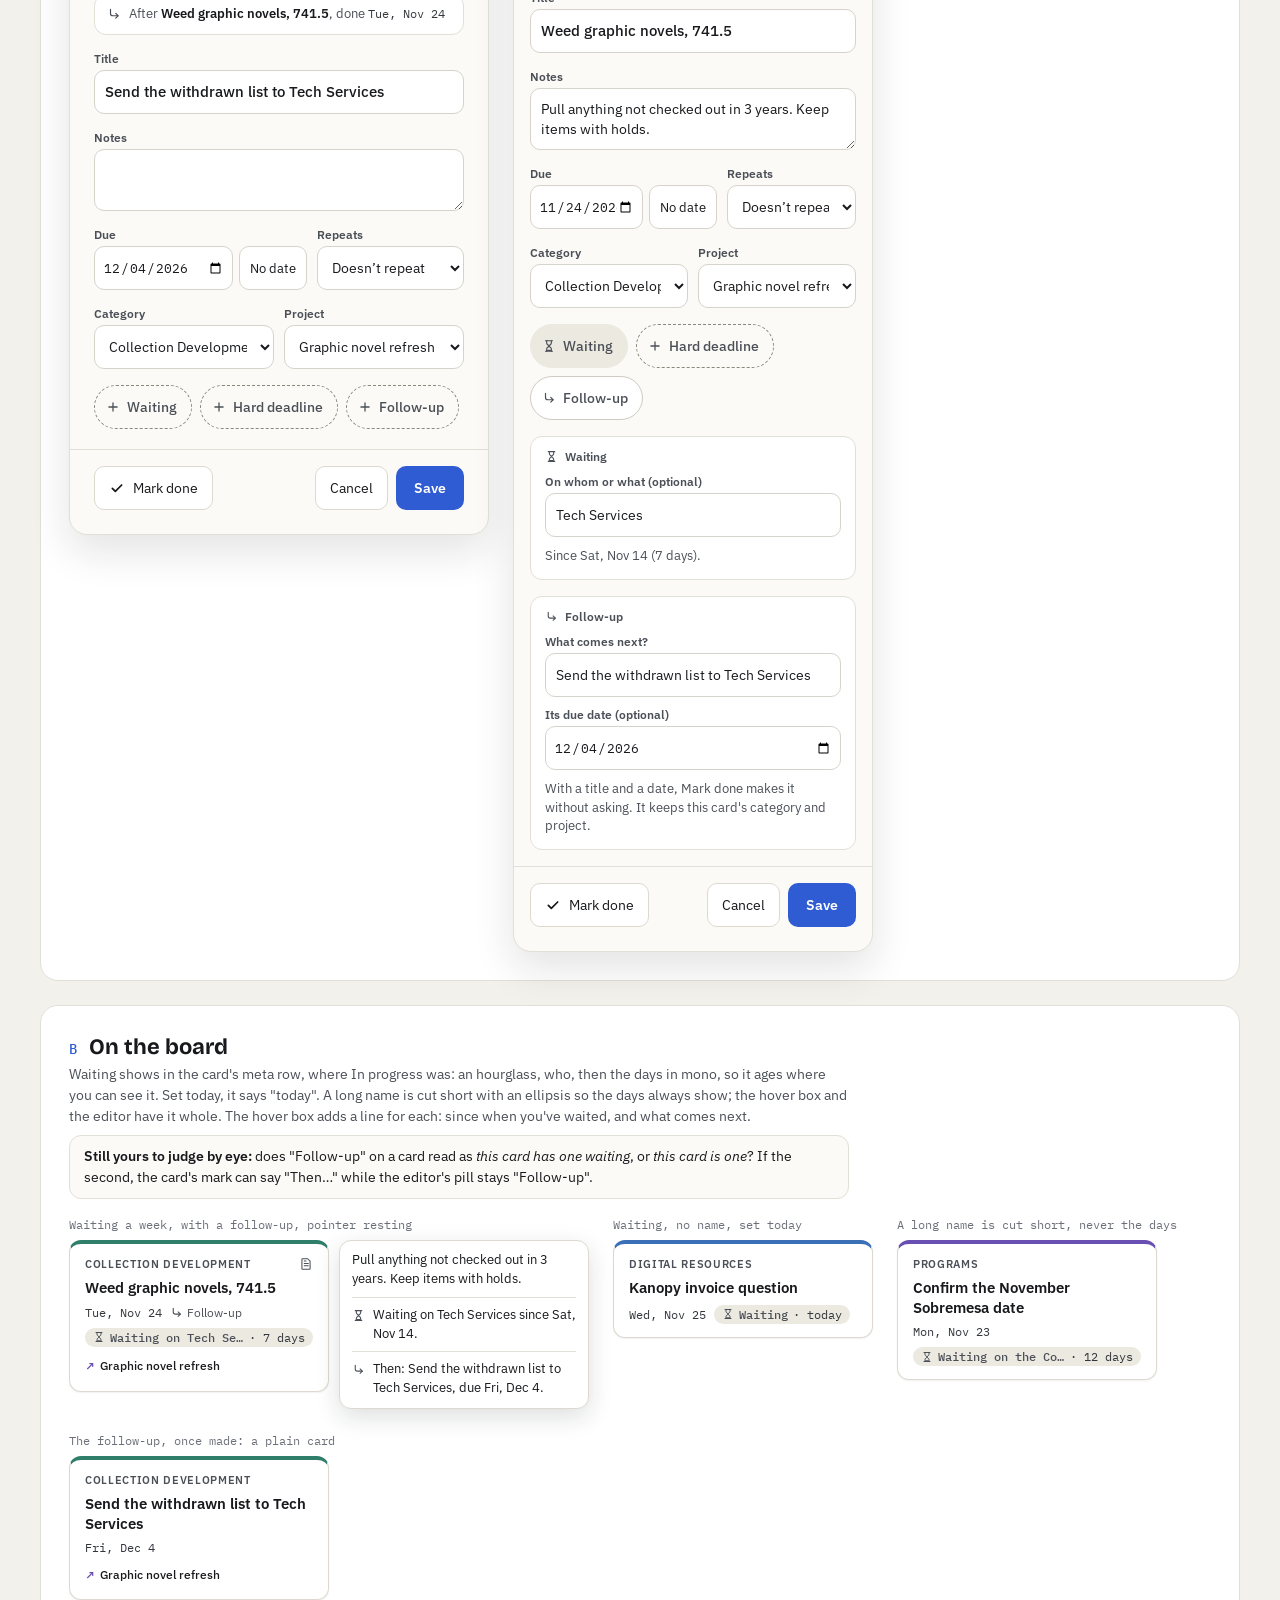
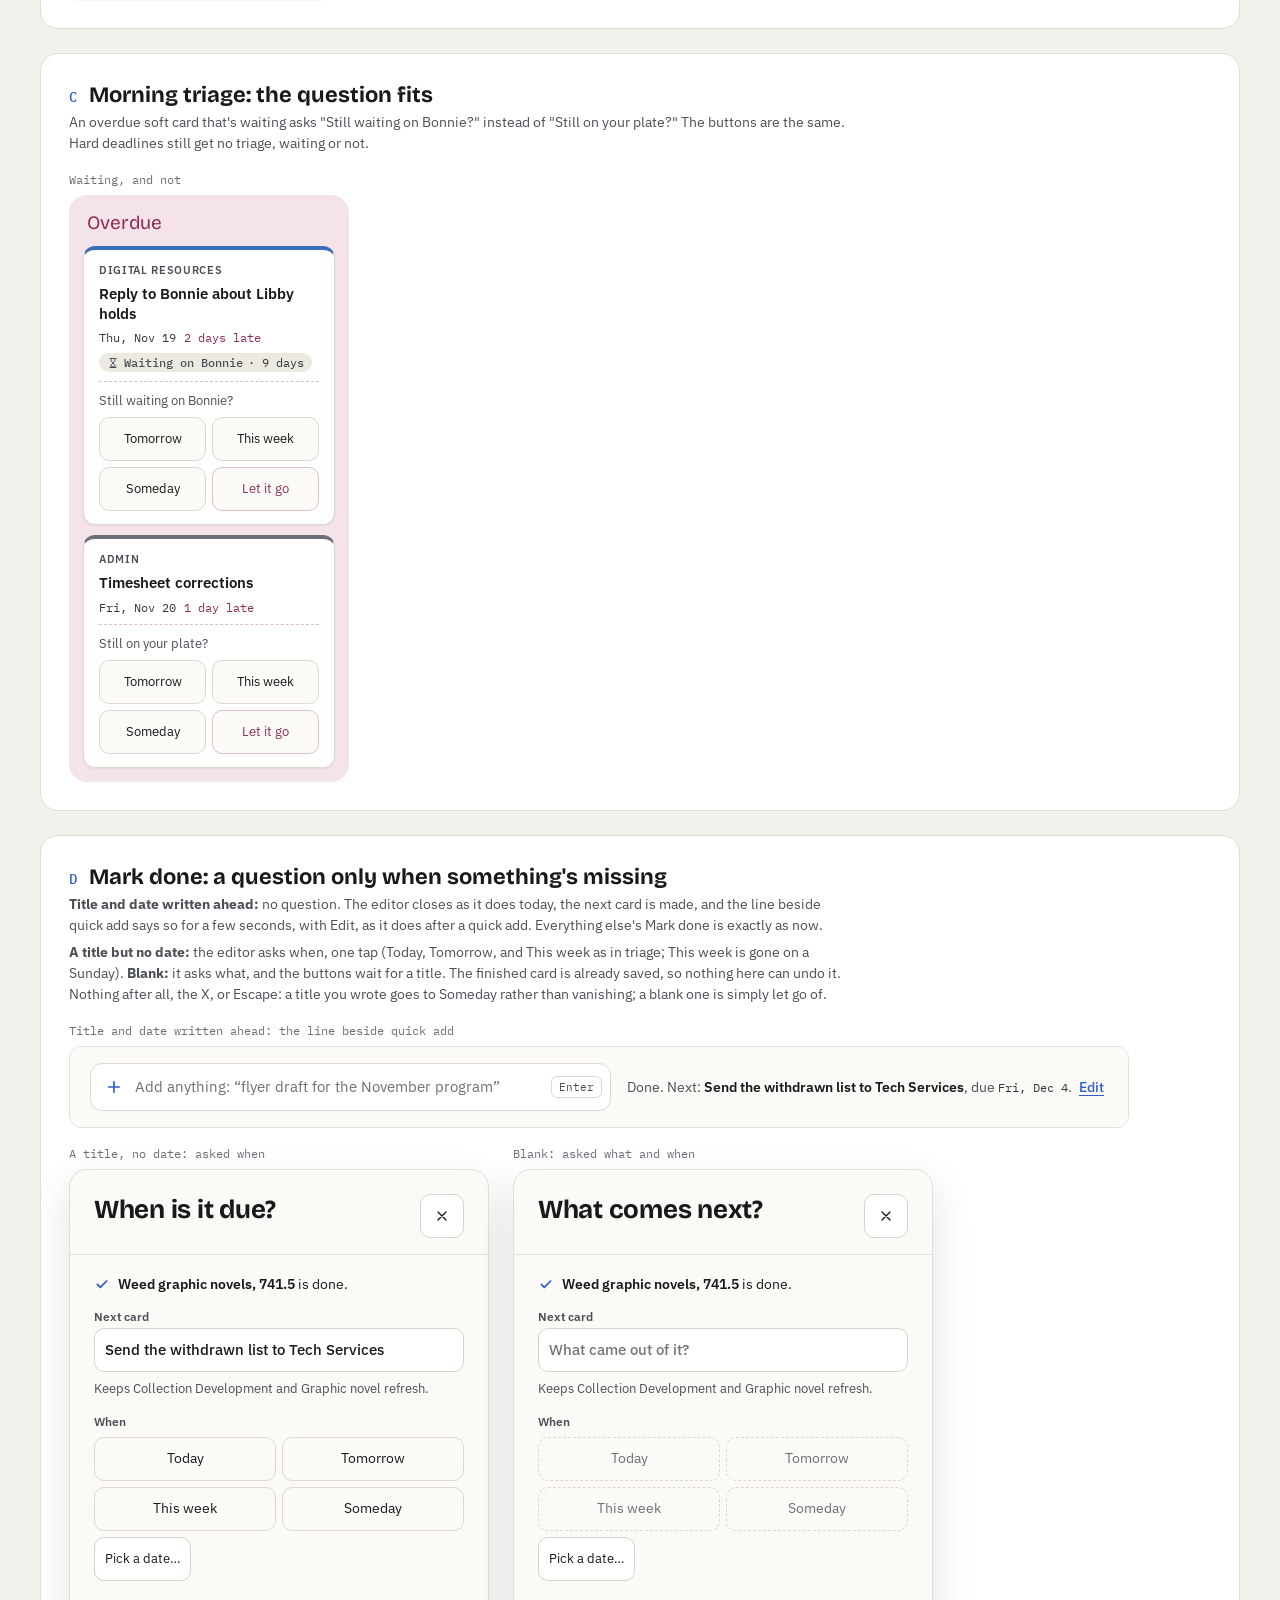
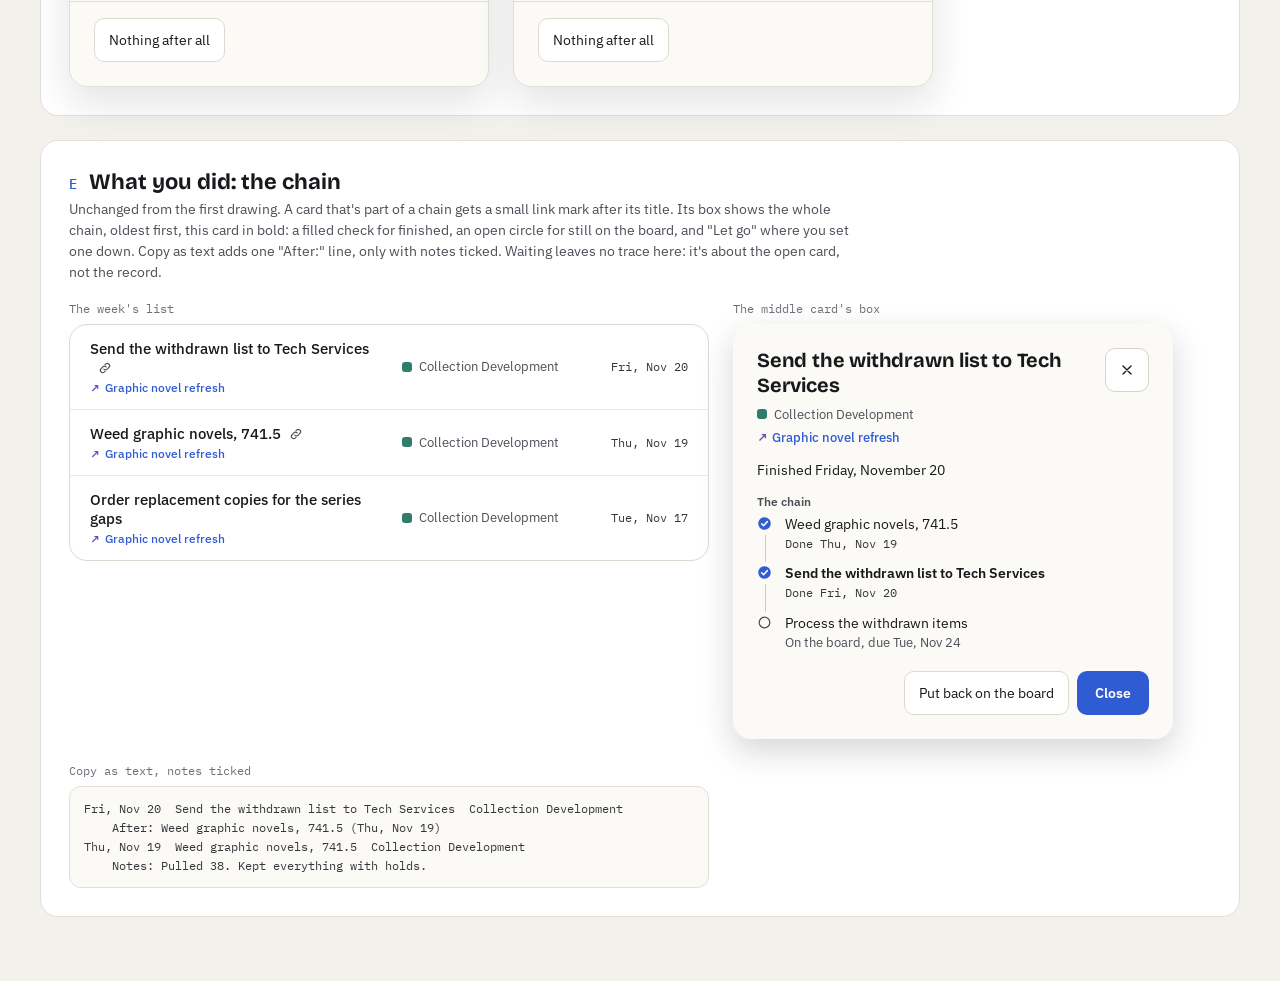
<file: design/followup-options/preview.html>
<!doctype html>
<html lang="en">
<head>
<meta charset="utf-8">
<meta name="viewport" content="width=device-width, initial-scale=1">
<title>Horizon waiting and follow-ups</title>
<link rel="preconnect" href="https://fonts.googleapis.com">
<link rel="preconnect" href="https://fonts.gstatic.com" crossorigin>
<link href="https://fonts.googleapis.com/css2?family=Bricolage+Grotesque:opsz,wght@12..96,700&amp;family=IBM+Plex+Mono:wght@400;500&amp;family=IBM+Plex+Sans:wght@400;500;600&amp;display=swap" rel="stylesheet">
<!-- The site's own styles, so the fields, buttons, ticks, and cards look
     exactly as they do in Horizon. Only the new pieces are drawn here. -->
<link rel="stylesheet" href="../../css/horizon.css">
<style>
  body { padding: 40px; }
  .sheet { max-width: 1340px; margin: 0 auto; }
  h1 { font-family: var(--font-display); font-size: 30px; margin: 0 0 6px; letter-spacing: -0.01em; }
  .lead { color: var(--ink-secondary); margin: 0 0 6px; max-width: 780px; font-size: 15px; line-height: 1.5; }
  .how { color: var(--ink-secondary); margin: 0 0 28px; font-size: 13px; }

  .option { background: var(--surface); border: 1px solid var(--border-soft); border-radius: var(--radius-panel); padding: 28px; margin-bottom: 24px; }
  .option-head { display: flex; align-items: baseline; gap: 12px; margin-bottom: 4px; }
  .letter { font-family: var(--font-mono); color: var(--accent); font-size: 14px; font-weight: 500; }
  .name { font-family: var(--font-display); font-size: 22px; margin: 0; }
  .why { color: var(--ink-secondary); margin: 0 0 6px; max-width: 780px; font-size: 14px; line-height: 1.5; }
  .ask { color: var(--ink); margin: 8px 0 0; max-width: 780px; font-size: 14px; line-height: 1.5; padding: 10px 14px; background: var(--surface-soft); border: 1px solid var(--border-soft); border-radius: var(--radius-card); }
  .ask b { font-weight: 600; }
  .stage { display: flex; flex-wrap: wrap; gap: 24px; align-items: flex-start; margin-top: 18px; }
  .stage > div { min-width: 0; max-width: 100%; }
  .caption { font-family: var(--font-mono); font-size: 12px; color: var(--ink-placeholder); margin: 0 0 8px; }

  /* The editor as it opens beside a card: 420 wide. */
  .mock-panel { width: 420px; max-width: 100%; background: var(--surface-soft); border: 1px solid var(--border-soft); border-radius: var(--radius-panel); box-shadow: 0 16px 40px rgba(24, 25, 28, 0.12); overflow: hidden; }
  .mock-panel .panel-body { overflow: visible; }
  .mock-phone { width: 360px; }
  .mock-phone .panel-head, .mock-phone .panel-foot { padding-left: 16px; padding-right: 16px; }
  .mock-phone .panel-body { padding: 16px; }

  /* ---------- New: the Waiting tick (in place of In progress) ---------- */
  .tick-wait .tick-input:checked + .tick-face {
    border-style: solid;
    border-color: var(--strip-day);
    background: var(--strip-day);
    color: var(--ink-secondary);
  }
  /* ---------- New: the Follow-up tick ---------- */
  .tick-follow .tick-input:checked + .tick-face {
    border-style: solid;
    border-color: var(--hard-outline);
    background: var(--surface);
    color: var(--ink-secondary);
  }
  /* Each tick's line opens under the row only while it's on. */
  .opt-line { display: none; flex-direction: column; gap: 10px; }
  .opts { display: flex; flex-direction: column; gap: 16px; }
  .opts:has(.tick-wait .tick-input:checked) .wait-line { display: flex; }
  .opts:has(.tick-follow .tick-input:checked) .fu-line { display: flex; }
  .opt-line .field-note { margin: 0; }
  .opt-box { padding: 12px 14px 14px; background: var(--surface); border: 1px solid var(--border-soft); border-radius: var(--radius-card); }
  .opt-box-head { display: flex; align-items: center; gap: 7px; margin: 0; font-size: 12px; font-weight: 600; color: var(--ink-secondary); }
  .mono { font-family: var(--font-mono); font-size: 12px; color: var(--ink-date); }

  /* ---------- New: "After ..." at the top of a follow-up's editor ---------- */
  .fu-after {
    display: flex; gap: 8px; align-items: flex-start;
    margin: 0; padding: 10px 12px;
    background: var(--surface); border: 1px solid var(--border-soft); border-radius: var(--radius-card);
    font-size: 13px; line-height: 1.45; color: var(--ink-secondary);
  }
  .fu-after svg { flex: none; margin-top: 2px; }
  .fu-after b { font-weight: 600; color: var(--ink); }

  /* ---------- New: on the card ---------- */
  /* Waiting: gray, never blue; who, then how long, the days in mono. */
  .card-waiting {
    display: inline-flex; align-items: center; gap: 5px;
    min-width: 0; max-width: 100%;
    font-size: 12px; font-weight: 500; color: var(--ink-secondary);
    background: var(--strip-day);
    padding: 2px 8px; border-radius: 10px;
  }
  /* A long name is cut short on one line; the days never are. The hover
     box and the editor have the name whole. */
  .card-waiting svg { flex: none; }
  .card-waiting .who { min-width: 0; overflow: hidden; text-overflow: ellipsis; white-space: nowrap; }
  .card-waiting .days { flex: none; white-space: nowrap; font-family: var(--font-mono); font-weight: 400; color: var(--ink-date); }
  .card-follow { display: inline-flex; align-items: center; gap: 4px; font-size: 12px; color: var(--ink-secondary); }
  .board-row { display: flex; flex-wrap: wrap; gap: 20px; align-items: flex-start; }
  .board-row .card, #board .card { width: 260px; cursor: default; }
  .peek-pair { display: flex; gap: 10px; align-items: flex-start; flex-wrap: wrap; }
  .peek-pair .notes-peek { position: static; white-space: normal; max-width: 250px; }
  .peek-line { display: grid; grid-template-columns: 14px minmax(0, 1fr); gap: 7px; }
  .peek-line svg { margin-top: 3px; color: var(--ink-secondary); }
  .peek-line i { font-style: normal; color: var(--ink-secondary); }
  .peek-line + .peek-line, .notes-peek-text + .peek-line { margin-top: 8px; padding-top: 8px; border-top: 1px solid var(--border-soft); }

  /* ---------- Triage ---------- */
  .mock-zone { width: 280px; padding: 14px; background: var(--overdue-tint); border-radius: var(--radius-panel); display: flex; flex-direction: column; gap: 10px; }
  .mock-zone .card { cursor: default; }
  .mock-zone-title { margin: 2px 4px 2px; font-family: var(--font-display); font-size: 19px; color: var(--overdue-ink); }

  /* ---------- Mark done ---------- */
  .mock-bar { width: 1060px; max-width: 100%; border: 1px solid var(--border-soft); border-radius: var(--radius-card); overflow: hidden; }
  .mock-bar .quickadd-bar { padding: 16px 20px; border-bottom: none; }
  .mock-bar .quickadd-status b { font-weight: 600; color: var(--ink); }
  .fu-done-line { display: flex; gap: 8px; align-items: center; margin: 0; font-size: 14px; color: var(--ink); }
  .fu-done-line svg { color: var(--accent); flex: none; }
  .fu-keeps { margin: -8px 0 0; font-size: 13px; line-height: 1.4; color: var(--ink-secondary); }
  .fu-when-label { margin: 0 0 -8px; font-size: 12px; font-weight: 600; color: var(--ink-secondary); }
  .fu-when { display: grid; grid-template-columns: repeat(2, minmax(0, 1fr)); gap: 6px; }
  .fu-when .triage-button { font-size: 14px; }
  .fu-when .triage-button[aria-disabled="true"] { color: var(--ink-placeholder); background: transparent; border-style: dashed; cursor: default; }
  .fu-pick { justify-self: start; grid-column: 1 / -1; }

  /* ---------- The chain in What you did ---------- */
  .mock-record { width: 640px; max-width: 100%; }
  .mock-record .record-list { border-radius: var(--radius-panel); }
  .record-chain { display: inline-flex; vertical-align: -2px; margin-left: 8px; color: var(--ink-secondary); }
  .mock-box { width: 440px; max-width: 100%; background: var(--surface-soft); border-radius: var(--radius-panel); box-shadow: 0 12px 32px rgba(24, 25, 28, 0.18); }
  .chain { display: flex; flex-direction: column; gap: 6px; }
  .chain-head { margin: 0; font-size: 12px; font-weight: 600; color: var(--ink-secondary); }
  .chain-list { list-style: none; margin: 0; padding: 0; }
  .chain-list li { position: relative; display: grid; grid-template-columns: 18px minmax(0, 1fr); gap: 10px; padding-bottom: 12px; font-size: 14px; line-height: 1.4; }
  .chain-list li:last-child { padding-bottom: 0; }
  .chain-list li:not(:last-child)::before { content: ''; position: absolute; left: 8.25px; top: 20px; bottom: 2px; border-left: 1.5px solid var(--hard-outline); }
  .chain-list svg { margin-top: 1px; }
  .chain-list .is-done svg { color: var(--accent); }
  .chain-list .is-open svg { color: var(--ink-secondary); }
  .chain-list .is-this .chain-title { font-weight: 600; }
  .chain-title { color: var(--ink); overflow-wrap: anywhere; }
  .chain-when { display: block; font-family: var(--font-mono); font-size: 12px; color: var(--ink-date); margin-top: 1px; }
  .chain-list .is-open .chain-when { color: var(--ink-secondary); font-family: var(--font-body); font-size: 13px; }
  .copy-sample { margin: 0; padding: 12px 14px; background: var(--surface-soft); border: 1px solid var(--border-soft); border-radius: var(--radius-card); font-family: var(--font-mono); font-size: 12px; line-height: 1.6; color: var(--ink-date); white-space: pre-wrap; }

  @media (max-width: 600px) {
    body { padding: 20px 16px; }
    .option { padding: 18px 16px; }
    h1 { font-size: 24px; }
  }
</style>
</head>
<body>
<div class="sheet">
  <h1>Horizon: Waiting, and follow-ups</h1>
  <p class="lead">Second drawing. Waiting takes In progress's place: gray, with who you're waiting on and how many days it's been. Follow-up can now carry its own date, so a follow-up you planned ahead is made with no question at Mark done. Drawn with the site's own styles; the sample cards are made up, and "today" is Sat, Nov 21.</p>
  <p class="how">The pills work: click one, or Tab to it and press Space. Waiting and Follow-up each open their own line below the row.</p>

  <!-- A. The editor -->
  <section class="option">
    <div class="option-head"><span class="letter">A</span><h2 class="name">The editor: Waiting, Hard deadline, Follow-up</h2></div>
    <p class="why"><b>Waiting</b> is dashed with a plus when off, and a soft gray pill with an hourglass when on, never blue. On, it asks who or what you're waiting on (optional) and says since when; the day it was turned on is remembered, and turning it off forgets it.</p>
    <p class="why"><b>Follow-up</b> now takes the next card's title and, if you know it, its date. With both, Mark done makes the next card without asking. Leave either blank and you'll be asked then.</p>
    <p class="why">Three pills still don't fit in the editor's 420 pixels, so Follow-up wraps to its own line. The checklist is left out of these drawings to save room; it stays where it is.</p>
    <div class="stage">
      <div><p class="caption">Nothing on</p><div class="mock-panel" id="ed-off"></div></div>
      <div><p class="caption">Waiting for a week, Follow-up planned</p><div class="mock-panel" id="ed-on"></div></div>
      <div><p class="caption">A follow-up, once made</p><div class="mock-panel" id="ed-after"></div></div>
      <div><p class="caption">On a phone, 360 wide</p><div class="mock-panel mock-phone" id="ed-phone"></div></div>
    </div>
  </section>

  <!-- B. The board -->
  <section class="option">
    <div class="option-head"><span class="letter">B</span><h2 class="name">On the board</h2></div>
    <p class="why">Waiting shows in the card's meta row, where In progress was: an hourglass, who, then the days in mono, so it ages where you can see it. Set today, it says "today". A long name is cut short with an ellipsis so the days always show; the hover box and the editor have it whole. The hover box adds a line for each: since when you've waited, and what comes next.</p>
    <p class="ask"><b>Still yours to judge by eye:</b> does "Follow-up" on a card read as <i>this card has one waiting</i>, or <i>this card is one</i>? If the second, the card's mark can say "Then…" while the editor's pill stays "Follow-up".</p>
    <div class="stage" id="board"></div>
  </section>

  <!-- C. Triage -->
  <section class="option">
    <div class="option-head"><span class="letter">C</span><h2 class="name">Morning triage: the question fits</h2></div>
    <p class="why">An overdue soft card that's waiting asks "Still waiting on Bonnie?" instead of "Still on your plate?" The buttons are the same. Hard deadlines still get no triage, waiting or not.</p>
    <div class="stage">
      <div><p class="caption">Waiting, and not</p><div class="mock-zone" id="triage"></div></div>
    </div>
  </section>

  <!-- D. Mark done -->
  <section class="option">
    <div class="option-head"><span class="letter">D</span><h2 class="name">Mark done: a question only when something's missing</h2></div>
    <p class="why"><b>Title and date written ahead:</b> no question. The editor closes as it does today, the next card is made, and the line beside quick add says so for a few seconds, with Edit, as it does after a quick add. Everything else's Mark done is exactly as now.</p>
    <p class="why"><b>A title but no date:</b> the editor asks when, one tap (Today, Tomorrow, and This week as in triage; This week is gone on a Sunday). <b>Blank:</b> it asks what, and the buttons wait for a title. The finished card is already saved, so nothing here can undo it. Nothing after all, the X, or Escape: a title you wrote goes to Someday rather than vanishing; a blank one is simply let go of.</p>
    <div class="stage">
      <div><p class="caption">Title and date written ahead: the line beside quick add</p>
        <div class="mock-bar"><div class="quickadd-bar">
          <label class="quickadd"><svg width="18" height="18" viewBox="0 0 24 24" fill="none" stroke="currentColor" stroke-width="2.2" stroke-linecap="round" aria-hidden="true"><path d="M12 5v14M5 12h14"></path></svg><input type="text" class="quickadd-input" placeholder="Add anything: &ldquo;flyer draft for the November program&rdquo;"><kbd class="quickadd-key" aria-hidden="true">Enter</kbd></label>
          <div class="quickadd-line"><p class="quickadd-status">Done. Next: <b>Send the withdrawn list to Tech Services</b>, due <span class="mono">Fri, Dec 4</span>. <button type="button" class="link-button">Edit</button></p></div>
        </div></div></div>
    </div>
    <div class="stage">
      <div><p class="caption">A title, no date: asked when</p><div class="mock-panel" id="done-when"></div></div>
      <div><p class="caption">Blank: asked what and when</p><div class="mock-panel" id="done-blank"></div></div>
    </div>
  </section>

  <!-- E. What you did -->
  <section class="option">
    <div class="option-head"><span class="letter">E</span><h2 class="name">What you did: the chain</h2></div>
    <p class="why">Unchanged from the first drawing. A card that's part of a chain gets a small link mark after its title. Its box shows the whole chain, oldest first, this card in bold: a filled check for finished, an open circle for still on the board, and "Let go" where you set one down. Copy as text adds one "After:" line, only with notes ticked. Waiting leaves no trace here: it's about the open card, not the record.</p>
    <div class="stage">
      <div class="mock-record"><p class="caption">The week's list</p><ul class="record-list" id="rec-list"></ul></div>
      <div><p class="caption">The middle card's box</p><div class="mock-box small-panel" id="rec-box"></div></div>
      <div class="mock-record"><p class="caption">Copy as text, notes ticked</p>
<pre class="copy-sample">Fri, Nov 20  Send the withdrawn list to Tech Services  Collection Development
    After: Weed graphic novels, 741.5 (Thu, Nov 19)
Thu, Nov 19  Weed graphic novels, 741.5  Collection Development
    Notes: Pulled 38. Kept everything with holds.</pre>
      </div>
    </div>
  </section>
</div>

<script>
  // Builds the drawings. Nothing here is saved anywhere.
  const PLUS = '<svg class="tick-off" width="14" height="14" viewBox="0 0 24 24" fill="none" stroke="currentColor" stroke-width="2.2" stroke-linecap="round" aria-hidden="true"><path d="M12 5v14M5 12h14"></path></svg>';
  const CHECK = (cls = 'tick-on', s = 14) => `<svg${cls ? ` class="${cls}"` : ''} width="${s}" height="${s}" viewBox="0 0 24 24" fill="none" stroke="currentColor" stroke-width="2.6" stroke-linecap="round" stroke-linejoin="round" aria-hidden="true"><path d="M5 12.5l4.5 4.5L19 7.5"></path></svg>`;
  // Waiting: an hourglass, sand settled at the bottom.
  const GLASS = (s = 14, cls = '') => `<svg${cls ? ` class="${cls}"` : ''} width="${s}" height="${s}" viewBox="0 0 24 24" fill="none" stroke="currentColor" stroke-width="2" stroke-linecap="round" stroke-linejoin="round" aria-hidden="true"><path d="M6 3h12M6 21h12"></path><path d="M8 3v3.5a4 4 0 0 0 1.8 3.3L12 11.5l2.2-1.7A4 4 0 0 0 16 6.5V3"></path><path d="M8 21v-3.5a4 4 0 0 1 1.8-3.3l2.2-1.7 2.2 1.7a4 4 0 0 1 1.8 3.3V21"></path><path d="M9.5 19.5h5" stroke-width="2.4"></path></svg>`;
  // Follow-up: down, then onward. Not the repeat's two arrows, not the
  // project's diagonal.
  const THEN = (s = 14, cls = '') => `<svg${cls ? ` class="${cls}"` : ''} width="${s}" height="${s}" viewBox="0 0 24 24" fill="none" stroke="currentColor" stroke-width="2" stroke-linecap="round" stroke-linejoin="round" aria-hidden="true"><path d="M6 4v7a4 4 0 0 0 4 4h9"></path><path d="M15 11l4 4-4 4"></path></svg>`;
  const LINK = '<svg width="14" height="14" viewBox="0 0 24 24" fill="none" stroke="currentColor" stroke-width="2" stroke-linecap="round" stroke-linejoin="round" aria-hidden="true"><path d="M10 14a4 4 0 0 0 5.7 0l3-3a4 4 0 0 0-5.7-5.7l-1 1"></path><path d="M14 10a4 4 0 0 0-5.7 0l-3 3a4 4 0 0 0 5.7 5.7l1-1"></path></svg>';
  const CIRCLE = '<svg width="15" height="15" viewBox="0 0 24 24" fill="none" stroke="currentColor" stroke-width="2" aria-hidden="true"><circle cx="12" cy="12" r="8.5"></circle></svg>';
  const FILLED = '<svg width="15" height="15" viewBox="0 0 24 24" aria-hidden="true"><circle cx="12" cy="12" r="10" fill="currentColor"></circle><path d="M7.5 12.5l3 3 6-6.5" fill="none" stroke="#FFFFFF" stroke-width="2.4" stroke-linecap="round" stroke-linejoin="round"></path></svg>';
  const X = '<svg width="16" height="16" viewBox="0 0 24 24" fill="none" stroke="currentColor" stroke-width="2" stroke-linecap="round" aria-hidden="true"><path d="M6 6l12 12M18 6L6 18"></path></svg>';
  const NOTES = '<svg width="14" height="14" viewBox="0 0 24 24" fill="none" stroke="currentColor" stroke-width="1.8" stroke-linecap="round" stroke-linejoin="round" aria-hidden="true"><path d="M6 3h9l4 4v13a1 1 0 0 1-1 1H6a1 1 0 0 1-1-1V4a1 1 0 0 1 1-1z"></path><path d="M9 11h7M9 15h7M9 7h3"></path></svg>';
  const SWATCH = (c) => `<svg width="10" height="10" viewBox="0 0 10 10" aria-hidden="true"><rect width="10" height="10" rx="3" fill="${c}"></rect></svg>`;
  const GREEN = '#2F7D6B';
  const BLUE = '#3B6FB6';
  const PURPLE = '#6A4FB3';
  let uid = 0;

  function head(title) {
    return `<div class="panel-head"><h2 class="panel-title">${title}</h2><button type="button" class="icon-button" aria-label="Close">${X}</button></div>`;
  }

  function opts({ wait = false, waitOn = '', since = 'today, Sat, Nov 21', follow = false, next = '', nextDue = '' }) {
    const n = ++uid;
    const c = (on) => (on ? ' checked' : '');
    return `<div class="opts">
      <div class="ticks">
        <span class="tick tick-wait"><input type="checkbox" id="w${n}" class="tick-input"${c(wait)} aria-describedby="wt${n}"><label for="w${n}" class="tick-face">${PLUS}${GLASS(14, 'tick-on')}Waiting</label>
          <span id="wt${n}" class="tick-tip" role="tooltip">The next move is someone else's. The card counts the days, in gray.</span></span>
        <span class="tick tick-hard"><input type="checkbox" id="h${n}" class="tick-input"><label for="h${n}" class="tick-face">${PLUS}${CHECK()}Hard deadline</label></span>
        <span class="tick tick-follow"><input type="checkbox" id="f${n}" class="tick-input"${c(follow)} aria-describedby="ft${n}"><label for="f${n}" class="tick-face">${PLUS}${THEN(14, 'tick-on')}Follow-up</label>
          <span id="ft${n}" class="tick-tip" role="tooltip">Another task comes after this one. It becomes its own card when you mark this one done.</span></span>
      </div>
      <div class="opt-line wait-line opt-box">
        <p class="opt-box-head">${GLASS(13)}Waiting</p>
        <label class="field">On whom or what (optional)
          <input type="text" class="field-input" value="${waitOn}" placeholder="Tech Services, the vendor, Bonnie…" autocomplete="off">
        </label>
        <p class="field-note">Since ${since}.</p>
      </div>
      <div class="opt-line fu-line opt-box">
        <p class="opt-box-head">${THEN(13)}Follow-up</p>
        <label class="field">What comes next?
          <input type="text" class="field-input" value="${next}" placeholder="Leave blank to be asked when it's done" autocomplete="off">
        </label>
        <div class="field"><label>Its due date (optional)</label>
          <div class="field-due"><input type="date" class="field-input field-date" value="${nextDue}"></div>
        </div>
        <p class="field-note">With a title and a date, Mark done makes it without asking. It keeps this card's category and project.</p>
      </div>
    </div>`;
  }

  function editor({ title, notes = '', due, repeat = 'Doesn’t repeat', category = 'Collection Development', project = 'Graphic novel refresh', after = '', ...o }) {
    return `${head('Edit card')}
      <div class="panel-body">
        ${after}
        <label class="field">Title<input type="text" class="field-input field-title" value="${title}"></label>
        <label class="field">Notes<textarea class="field-input field-notes" rows="2">${notes}</textarea></label>
        <div class="field-row field-row-time">
          <div class="field"><label>Due</label><div class="field-due"><input type="date" class="field-input field-date" value="${due}"><button type="button" class="button button-small">No date</button></div></div>
          <label class="field">Repeats<select class="field-input"><option>${repeat}</option></select></label>
        </div>
        <div class="field-row">
          <label class="field">Category<select class="field-input"><option>${category}</option></select></label>
          <label class="field">Project<select class="field-input"><option>${project}</option></select></label>
        </div>
        ${opts(o)}
      </div>
      <div class="panel-foot">
        <button type="button" class="button">${CHECK('', 16)}Mark done</button>
        <div class="panel-foot-end"><button type="button" class="button">Cancel</button><button type="button" class="button button-primary">Save</button></div>
      </div>`;
  }

  const weed = { title: 'Weed graphic novels, 741.5', notes: 'Pull anything not checked out in 3 years. Keep items with holds.', due: '2026-11-24' };
  const planned = { wait: true, waitOn: 'Tech Services', since: 'Sat, Nov 14 (7 days)', follow: true, next: 'Send the withdrawn list to Tech Services', nextDue: '2026-12-04' };
  document.getElementById('ed-off').innerHTML = editor(weed);
  document.getElementById('ed-on').innerHTML = editor({ ...weed, ...planned });
  document.getElementById('ed-after').innerHTML = editor({
    title: 'Send the withdrawn list to Tech Services', due: '2026-12-04',
    after: `<p class="fu-after">${THEN(14)}<span>After <b>Weed graphic novels, 741.5</b>, done <span class="mono">Tue, Nov 24</span></span></p>`,
  });
  document.getElementById('ed-phone').innerHTML = editor({ ...weed, ...planned });

  // B. Cards on the board.
  const projectTag = `<span class="card-project"><span class="card-project-arrow" style="--project:${PURPLE}" aria-hidden="true">↗</span>Graphic novel refresh</span>`;
  const card = ({ band, cat, title, meta, marks = '', project = true, triage = '', late = '' }) => `
    <article class="card" style="--band:${band}">
      <div class="card-top"><span class="card-category">${cat}</span>${marks}</div>
      <h3 class="card-title"><span class="card-open">${title}</span></h3>
      <div class="card-meta">${meta}${late}</div>
      ${project ? projectTag : ''}
      ${triage}
    </article>`;
  const waiting = (who, days) => `<span class="card-waiting">${GLASS(12)}<span class="who">${who ? `Waiting on ${who}` : 'Waiting'}</span><span class="days" aria-hidden="true">· ${days}</span><span class="visually-hidden">, ${days === 'today' ? 'since today' : `for ${days}`}</span></span>`;
  const follow = `<span class="card-follow">${THEN(13)}<span class="visually-hidden">Has a follow-up: </span>Follow-up</span>`;
  const notesMark = `<span class="card-marks"><span class="card-notes-mark">${NOTES}</span></span>`;
  document.getElementById('board').innerHTML = `
    <div><p class="caption">Waiting a week, with a follow-up, pointer resting</p>
      <div class="peek-pair">
        ${card({ band: GREEN, cat: 'Collection Development', title: 'Weed graphic novels, 741.5', meta: `<span class="card-date">Tue, Nov 24</span>${follow}${waiting('Tech Services', '7 days')}`, marks: notesMark })}
        <div class="notes-peek"><p class="notes-peek-text">Pull anything not checked out in 3 years. Keep items with holds.</p>
          <div class="peek-line">${GLASS(13)}<span>Waiting on Tech Services since Sat, Nov 14.</span></div>
          <div class="peek-line">${THEN(13)}<span>Then: Send the withdrawn list to Tech Services, due Fri, Dec 4.</span></div></div>
      </div></div>
    <div><p class="caption">Waiting, no name, set today</p>
      ${card({ band: BLUE, cat: 'Digital Resources', title: 'Kanopy invoice question', meta: `<span class="card-date">Wed, Nov 25</span>${waiting('', 'today')}`, project: false })}</div>
    <div><p class="caption">A long name is cut short, never the days</p>
      ${card({ band: PURPLE, cat: 'Programs', title: 'Confirm the November Sobremesa date', meta: `<span class="card-date">Mon, Nov 23</span>${waiting('the Community Center booking office', '12 days')}`, project: false })}</div>
    <div><p class="caption">The follow-up, once made: a plain card</p>
      ${card({ band: GREEN, cat: 'Collection Development', title: 'Send the withdrawn list to Tech Services', meta: '<span class="card-date">Fri, Dec 4</span>' })}</div>`;

  // C. Triage.
  const triage = (prompt, title) => `
      <div class="card-triage" role="group" aria-label="${prompt} ${title}">
        <span class="triage-prompt">${prompt}</span>
        <div class="triage-buttons">
          <button type="button" class="triage-button">Tomorrow</button>
          <button type="button" class="triage-button">This week</button>
          <button type="button" class="triage-button">Someday</button>
          <button type="button" class="triage-button triage-letgo">Let it go</button>
        </div>
      </div>`;
  document.getElementById('triage').innerHTML = `
    <p class="mock-zone-title">Overdue</p>
    ${card({ band: BLUE, cat: 'Digital Resources', title: 'Reply to Bonnie about Libby holds', meta: `<span class="card-date">Thu, Nov 19</span>`, late: `<span class="card-late">2 days late</span>${waiting('Bonnie', '9 days')}`, project: false, triage: triage('Still waiting on Bonnie?', 'Reply to Bonnie about Libby holds') })}
    ${card({ band: '#6B6F78', cat: 'Admin', title: 'Timesheet corrections', meta: `<span class="card-date">Fri, Nov 20</span>`, late: '<span class="card-late">1 day late</span>', project: false, triage: triage('Still on your plate?', 'Timesheet corrections') })}`;

  // D. The step after Mark done.
  function doneStep({ written }) {
    const off = written ? '' : ' aria-disabled="true"';
    return `${head(written ? 'When is it due?' : 'What comes next?')}
      <div class="panel-body">
        <p class="fu-done-line">${CHECK('', 16)}<span><b style="font-weight:600">Weed graphic novels, 741.5</b> is done.</span></p>
        <label class="field">Next card<input type="text" class="field-input field-title" value="${written}" placeholder="What came out of it?" autocomplete="off"></label>
        <p class="fu-keeps">Keeps Collection Development and Graphic novel refresh.</p>
        <p class="fu-when-label">When</p>
        <div class="fu-when" role="group" aria-label="When">
          <button type="button" class="triage-button"${off}>Today</button>
          <button type="button" class="triage-button"${off}>Tomorrow</button>
          <button type="button" class="triage-button"${off}>This week</button>
          <button type="button" class="triage-button"${off}>Someday</button>
          <button type="button" class="button button-small fu-pick"${off}>Pick a date…</button>
        </div>
      </div>
      <div class="panel-foot"><button type="button" class="button">Nothing after all</button></div>`;
  }
  document.getElementById('done-when').innerHTML = doneStep({ written: 'Send the withdrawn list to Tech Services' });
  document.getElementById('done-blank').innerHTML = doneStep({ written: '' });

  // E. What you did.
  const row = (title, date, chain) => `<li><button type="button" class="record-row">
      <span class="record-title">${title}${chain ? `<span class="record-chain">${LINK}<span class="visually-hidden">Part of a chain</span></span>` : ''} <span class="record-project"><span class="card-project-arrow" style="--project:${PURPLE}" aria-hidden="true">↗</span>Graphic novel refresh</span></span>
      <span class="record-category">${SWATCH(GREEN)}Collection Development</span>
      <span class="record-date">${date}</span></button></li>`;
  document.getElementById('rec-list').innerHTML =
    row('Send the withdrawn list to Tech Services', 'Fri, Nov 20', true) +
    row('Weed graphic novels, 741.5', 'Thu, Nov 19', true) +
    row('Order replacement copies for the series gaps', 'Tue, Nov 17', false);
  document.getElementById('rec-box').innerHTML = `
    <div class="settings-head"><h2 class="panel-title record-box-title">Send the withdrawn list to Tech Services</h2><button type="button" class="icon-button" aria-label="Close">${X}</button></div>
    <p class="record-box-category">${SWATCH(GREEN)}Collection Development</p>
    <p class="record-box-project"><span class="card-project-arrow" style="--project:${PURPLE}" aria-hidden="true">↗</span>Graphic novel refresh</p>
    <p class="record-box-when">Finished Friday, November 20</p>
    <div class="chain">
      <p class="chain-head">The chain</p>
      <ol class="chain-list">
        <li class="is-done">${FILLED}<span><span class="chain-title">Weed graphic novels, 741.5</span><span class="chain-when">Done Thu, Nov 19</span></span></li>
        <li class="is-done is-this">${FILLED}<span><span class="chain-title">Send the withdrawn list to Tech Services</span><span class="chain-when">Done Fri, Nov 20</span></span><span class="visually-hidden">(this card)</span></li>
        <li class="is-open">${CIRCLE}<span><span class="chain-title">Process the withdrawn items</span><span class="chain-when">On the board, due Tue, Nov 24</span></span></li>
      </ol>
    </div>
    <div class="small-foot record-foot"><button type="button" class="button">Put back on the board</button><button type="button" class="button button-primary">Close</button></div>`;
</script>
</body>
</html>
</file>
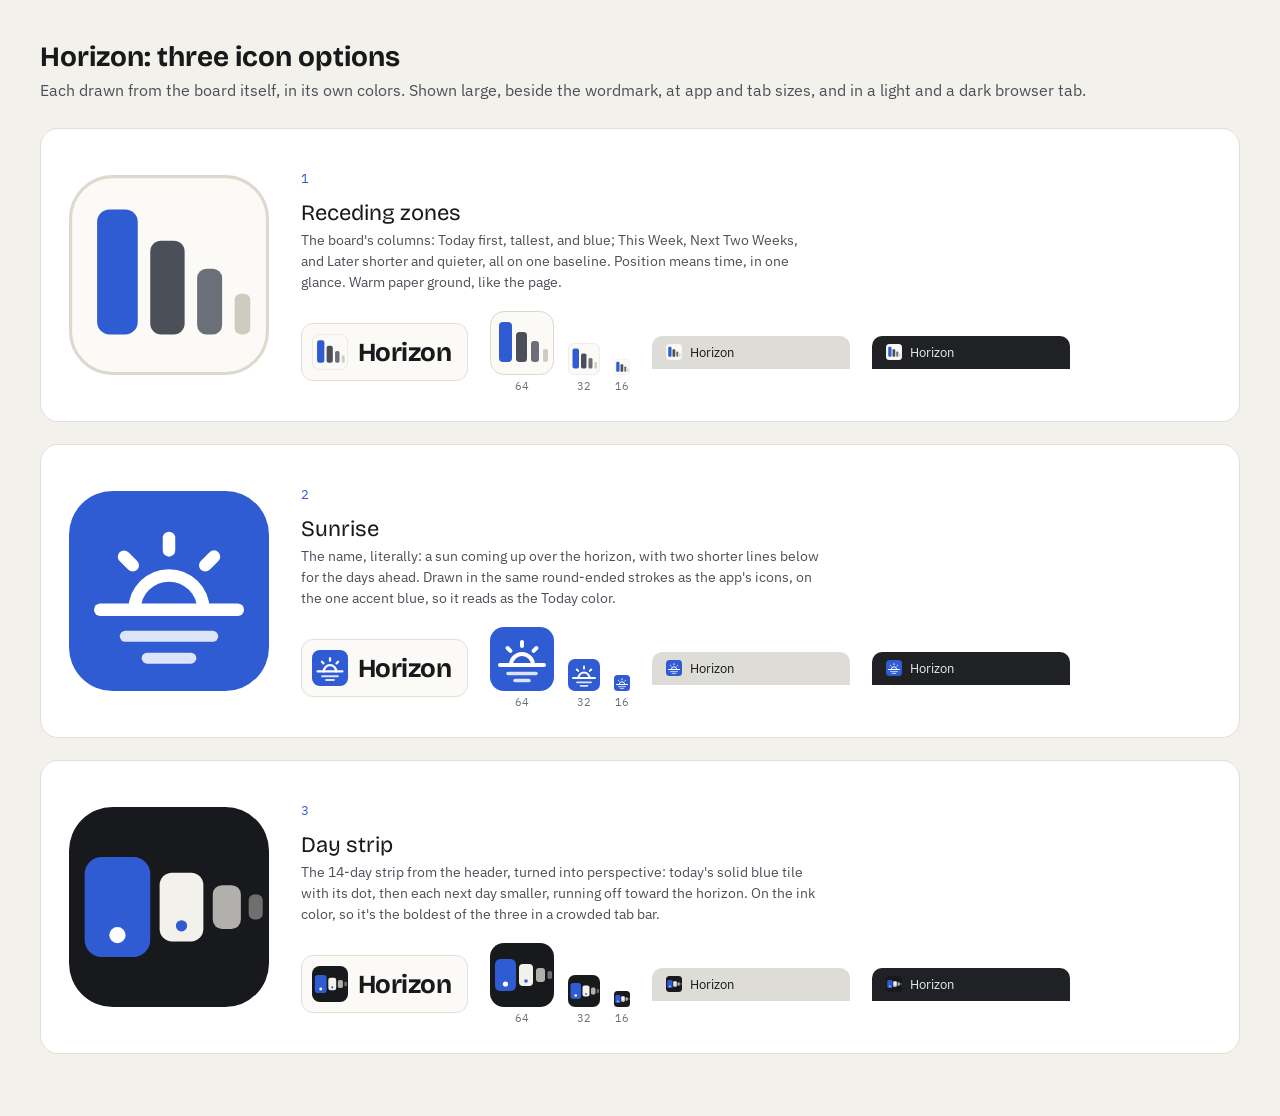
<file: design/logo-options/preview.html>
<!doctype html>
<html lang="en"><head><meta charset="utf-8"><title>Horizon logo options</title>
<link rel="preconnect" href="https://fonts.googleapis.com">
<link href="https://fonts.googleapis.com/css2?family=Bricolage+Grotesque:opsz,wght@12..96,700&family=IBM+Plex+Sans:wght@400;600&family=IBM+Plex+Mono&display=swap" rel="stylesheet">
<style>
  body { margin: 0; padding: 40px; background: #F3F1EB; color: #18191C; font-family: 'IBM Plex Sans', system-ui, sans-serif; }
  h1 { font-family: 'Bricolage Grotesque', sans-serif; font-size: 28px; margin: 0 0 6px; }
  .lead { color: #4B4F57; margin: 0 0 28px; }
  .option { background: #FFFFFF; border: 1px solid #E2DFD6; border-radius: 18px; padding: 28px; margin-bottom: 22px; display: grid; grid-template-columns: 200px 1fr; gap: 32px; align-items: center; }
  .big img { width: 200px; height: 200px; display: block; }
  .name { font-family: 'Bricolage Grotesque', sans-serif; font-size: 22px; margin: 0 0 4px; }
  .num { font-family: 'IBM Plex Mono', monospace; color: #2F5BD3; font-size: 13px; }
  .why { color: #4B4F57; margin: 0 0 18px; max-width: 520px; font-size: 14px; line-height: 1.5; }
  .row { display: flex; gap: 22px; align-items: center; flex-wrap: wrap; }
  .lockup { display: flex; align-items: center; gap: 10px; background: #FBFAF6; border: 1px solid #E2DFD6; border-radius: 12px; padding: 10px 16px 10px 10px; }
  .lockup img { width: 36px; height: 36px; }
  .wordmark { font-family: 'Bricolage Grotesque', sans-serif; font-weight: 700; font-size: 26px; letter-spacing: -0.02em; }
  .sizes { display: flex; gap: 14px; align-items: flex-end; }
  .sizes figure { margin: 0; text-align: center; font-family: 'IBM Plex Mono', monospace; font-size: 11px; color: #6B6F78; }
  .sizes img { display: block; margin: 0 auto 4px; }
  .tab { display: flex; align-items: center; gap: 8px; background: #DEDCD6; border-radius: 10px 10px 0 0; padding: 8px 14px; font-size: 13px; width: 170px; }
  .tab img { width: 16px; height: 16px; }
  .dark { background: #202124; color: #E8EAED; }
</style></head><body>
<h1>Horizon: three icon options</h1>
<p class="lead">Each drawn from the board itself, in its own colors. Shown large, beside the wordmark, at app and tab sizes, and in a light and a dark browser tab.</p>

<section class="option">
  <div class="big"><img src="1-receding-zones.svg" alt=""></div>
  <div>
    <p class="num">1</p><p class="name">Receding zones</p>
    <p class="why">The board's columns: Today first, tallest, and blue; This Week, Next Two Weeks, and Later shorter and quieter, all on one baseline. Position means time, in one glance. Warm paper ground, like the page.</p>
    <div class="row">
      <div class="lockup"><img src="1-receding-zones.svg" alt=""><span class="wordmark">Horizon</span></div>
      <div class="sizes"><figure><img src="1-receding-zones.svg" width="64" height="64" alt="">64</figure><figure><img src="1-receding-zones.svg" width="32" height="32" alt="">32</figure><figure><img src="1-receding-zones.svg" width="16" height="16" alt="">16</figure></div>
      <div class="tab"><img src="1-receding-zones.svg" alt="">Horizon</div>
      <div class="tab dark"><img src="1-receding-zones.svg" alt="">Horizon</div>
    </div>
  </div>
</section>

<section class="option">
  <div class="big"><img src="2-sunrise.svg" alt=""></div>
  <div>
    <p class="num">2</p><p class="name">Sunrise</p>
    <p class="why">The name, literally: a sun coming up over the horizon, with two shorter lines below for the days ahead. Drawn in the same round-ended strokes as the app's icons, on the one accent blue, so it reads as the Today color.</p>
    <div class="row">
      <div class="lockup"><img src="2-sunrise.svg" alt=""><span class="wordmark">Horizon</span></div>
      <div class="sizes"><figure><img src="2-sunrise.svg" width="64" height="64" alt="">64</figure><figure><img src="2-sunrise.svg" width="32" height="32" alt="">32</figure><figure><img src="2-sunrise.svg" width="16" height="16" alt="">16</figure></div>
      <div class="tab"><img src="2-sunrise.svg" alt="">Horizon</div>
      <div class="tab dark"><img src="2-sunrise.svg" alt="">Horizon</div>
    </div>
  </div>
</section>

<section class="option">
  <div class="big"><img src="3-day-strip.svg" alt=""></div>
  <div>
    <p class="num">3</p><p class="name">Day strip</p>
    <p class="why">The 14-day strip from the header, turned into perspective: today's solid blue tile with its dot, then each next day smaller, running off toward the horizon. On the ink color, so it's the boldest of the three in a crowded tab bar.</p>
    <div class="row">
      <div class="lockup"><img src="3-day-strip.svg" alt=""><span class="wordmark">Horizon</span></div>
      <div class="sizes"><figure><img src="3-day-strip.svg" width="64" height="64" alt="">64</figure><figure><img src="3-day-strip.svg" width="32" height="32" alt="">32</figure><figure><img src="3-day-strip.svg" width="16" height="16" alt="">16</figure></div>
      <div class="tab"><img src="3-day-strip.svg" alt="">Horizon</div>
      <div class="tab dark"><img src="3-day-strip.svg" alt="">Horizon</div>
    </div>
  </div>
</section>
</body></html>
</file>
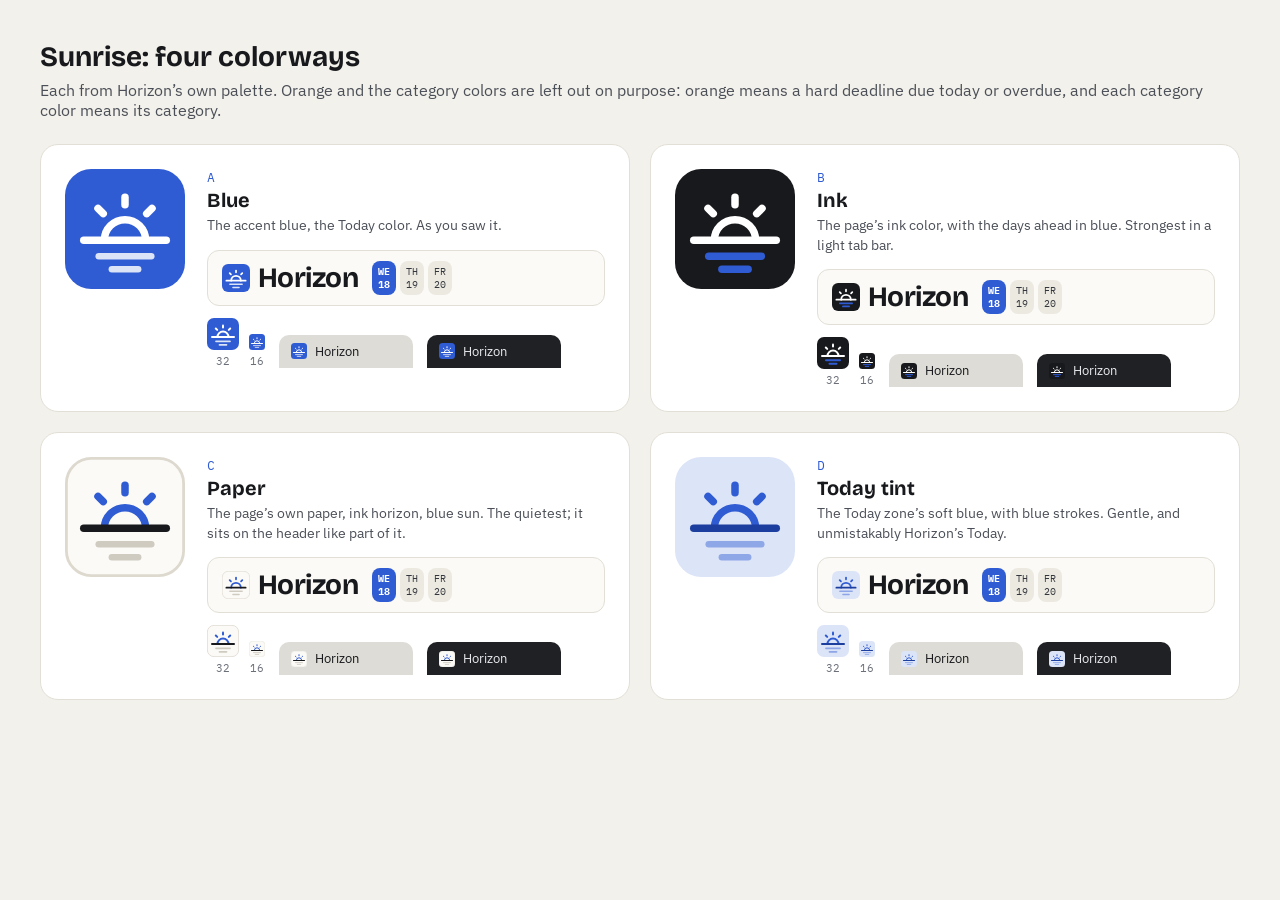
<file: design/logo-options/sunrise-colors.html>
<!doctype html>
<html lang="en"><head><meta charset="utf-8"><title>Sunrise colors</title>
<link href="https://fonts.googleapis.com/css2?family=Bricolage+Grotesque:opsz,wght@12..96,700&family=IBM+Plex+Sans:wght@400;600&family=IBM+Plex+Mono:wght@400;500&display=swap" rel="stylesheet">
<style>
  body { margin: 0; padding: 40px; background: #F3F1EB; color: #18191C; font-family: 'IBM Plex Sans', system-ui, sans-serif; }
  h1 { font-family: 'Bricolage Grotesque', sans-serif; font-size: 28px; margin: 0 0 6px; }
  .lead { color: #4B4F57; margin: 0 0 24px; }
  .grid { display: grid; grid-template-columns: 1fr 1fr; gap: 20px; }
  .option { background: #FFFFFF; border: 1px solid #E2DFD6; border-radius: 18px; padding: 24px; display: grid; grid-template-columns: 120px 1fr; gap: 22px; }
  .big { width: 120px; height: 120px; }
  .num { font-family: 'IBM Plex Mono', monospace; color: #2F5BD3; font-size: 13px; margin: 0; }
  .name { font-family: 'Bricolage Grotesque', sans-serif; font-weight: 700; font-size: 20px; margin: 2px 0 4px; }
  .why { color: #4B4F57; margin: 0 0 14px; font-size: 13.5px; line-height: 1.45; }
  .header { display: flex; align-items: center; gap: 14px; background: #FBFAF6; border: 1px solid #E2DFD6; border-radius: 12px; padding: 10px 14px; margin-bottom: 12px; }
  .mark { display: flex; align-items: center; gap: 8px; font-family: 'Bricolage Grotesque', sans-serif; font-weight: 700; font-size: 28px; letter-spacing: -0.02em; }
  .mark img { width: 28px; height: 28px; }
  .tiles { display: flex; gap: 4px; font-family: 'IBM Plex Mono', monospace; font-size: 10px; text-align: center; line-height: 1.3; }
  .tiles b, .tiles i { font-style: normal; border-radius: 8px; padding: 4px 6px; }
  .tiles b { background: #2F5BD3; color: #fff; }
  .tiles i { background: #ECE9E1; color: #33363C; }
  .row { display: flex; gap: 14px; align-items: flex-end; flex-wrap: wrap; }
  .sizes { display: flex; gap: 10px; align-items: flex-end; }
  .sizes figure { margin: 0; text-align: center; font-family: 'IBM Plex Mono', monospace; font-size: 11px; color: #6B6F78; }
  .sizes img { display: block; margin: 0 auto 4px; }
  .tab { display: flex; align-items: center; gap: 8px; background: #DEDCD6; border-radius: 10px 10px 0 0; padding: 8px 12px; font-size: 13px; width: 110px; }
  .tab img { width: 16px; height: 16px; }
  .dark { background: #202124; color: #E8EAED; }
</style></head><body>
<h1>Sunrise: four colorways</h1>
<p class="lead">Each from Horizon’s own palette. Orange and the category colors are left out on purpose: orange means a hard deadline due today or overdue, and each category color means its category.</p>
<div class="grid">
<section class="option">
  <img class="big" src="sunrise-a-blue.svg" alt="">
  <div>
    <p class="num">A</p><p class="name">Blue</p>
    <p class="why">The accent blue, the Today color. As you saw it.</p>
    <div class="header"><span class="mark"><img src="sunrise-a-blue.svg" alt="">Horizon</span><span class="tiles"><b>WE<br>18</b><i>TH<br>19</i><i>FR<br>20</i></span></div>
    <div class="row">
      <div class="sizes"><figure><img src="sunrise-a-blue.svg" width="32" height="32" alt="">32</figure><figure><img src="sunrise-a-blue.svg" width="16" height="16" alt="">16</figure></div>
      <div class="tab"><img src="sunrise-a-blue.svg" alt="">Horizon</div>
      <div class="tab dark"><img src="sunrise-a-blue.svg" alt="">Horizon</div>
    </div>
  </div>
</section>
<section class="option">
  <img class="big" src="sunrise-b-ink.svg" alt="">
  <div>
    <p class="num">B</p><p class="name">Ink</p>
    <p class="why">The page’s ink color, with the days ahead in blue. Strongest in a light tab bar.</p>
    <div class="header"><span class="mark"><img src="sunrise-b-ink.svg" alt="">Horizon</span><span class="tiles"><b>WE<br>18</b><i>TH<br>19</i><i>FR<br>20</i></span></div>
    <div class="row">
      <div class="sizes"><figure><img src="sunrise-b-ink.svg" width="32" height="32" alt="">32</figure><figure><img src="sunrise-b-ink.svg" width="16" height="16" alt="">16</figure></div>
      <div class="tab"><img src="sunrise-b-ink.svg" alt="">Horizon</div>
      <div class="tab dark"><img src="sunrise-b-ink.svg" alt="">Horizon</div>
    </div>
  </div>
</section>
<section class="option">
  <img class="big" src="sunrise-c-paper.svg" alt="">
  <div>
    <p class="num">C</p><p class="name">Paper</p>
    <p class="why">The page’s own paper, ink horizon, blue sun. The quietest; it sits on the header like part of it.</p>
    <div class="header"><span class="mark"><img src="sunrise-c-paper.svg" alt="">Horizon</span><span class="tiles"><b>WE<br>18</b><i>TH<br>19</i><i>FR<br>20</i></span></div>
    <div class="row">
      <div class="sizes"><figure><img src="sunrise-c-paper.svg" width="32" height="32" alt="">32</figure><figure><img src="sunrise-c-paper.svg" width="16" height="16" alt="">16</figure></div>
      <div class="tab"><img src="sunrise-c-paper.svg" alt="">Horizon</div>
      <div class="tab dark"><img src="sunrise-c-paper.svg" alt="">Horizon</div>
    </div>
  </div>
</section>
<section class="option">
  <img class="big" src="sunrise-d-today.svg" alt="">
  <div>
    <p class="num">D</p><p class="name">Today tint</p>
    <p class="why">The Today zone’s soft blue, with blue strokes. Gentle, and unmistakably Horizon’s Today.</p>
    <div class="header"><span class="mark"><img src="sunrise-d-today.svg" alt="">Horizon</span><span class="tiles"><b>WE<br>18</b><i>TH<br>19</i><i>FR<br>20</i></span></div>
    <div class="row">
      <div class="sizes"><figure><img src="sunrise-d-today.svg" width="32" height="32" alt="">32</figure><figure><img src="sunrise-d-today.svg" width="16" height="16" alt="">16</figure></div>
      <div class="tab"><img src="sunrise-d-today.svg" alt="">Horizon</div>
      <div class="tab dark"><img src="sunrise-d-today.svg" alt="">Horizon</div>
    </div>
  </div>
</section></div>
</body></html>
</file>
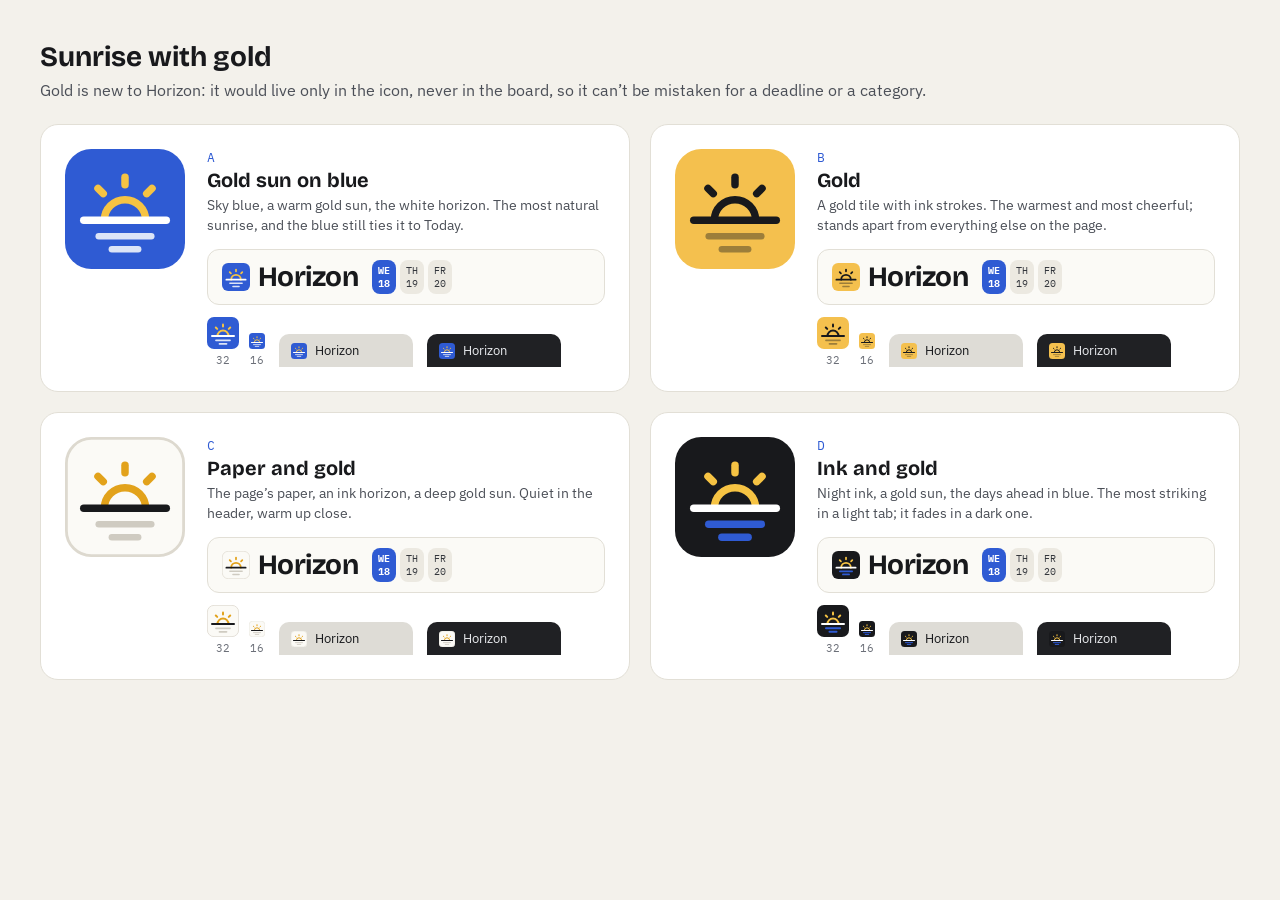
<file: design/logo-options/sunrise-gold.html>
<!doctype html>
<html lang="en"><head><meta charset="utf-8"><title>Sunrise colors</title>
<link href="https://fonts.googleapis.com/css2?family=Bricolage+Grotesque:opsz,wght@12..96,700&family=IBM+Plex+Sans:wght@400;600&family=IBM+Plex+Mono:wght@400;500&display=swap" rel="stylesheet">
<style>
  body { margin: 0; padding: 40px; background: #F3F1EB; color: #18191C; font-family: 'IBM Plex Sans', system-ui, sans-serif; }
  h1 { font-family: 'Bricolage Grotesque', sans-serif; font-size: 28px; margin: 0 0 6px; }
  .lead { color: #4B4F57; margin: 0 0 24px; }
  .grid { display: grid; grid-template-columns: 1fr 1fr; gap: 20px; }
  .option { background: #FFFFFF; border: 1px solid #E2DFD6; border-radius: 18px; padding: 24px; display: grid; grid-template-columns: 120px 1fr; gap: 22px; }
  .big { width: 120px; height: 120px; }
  .num { font-family: 'IBM Plex Mono', monospace; color: #2F5BD3; font-size: 13px; margin: 0; }
  .name { font-family: 'Bricolage Grotesque', sans-serif; font-weight: 700; font-size: 20px; margin: 2px 0 4px; }
  .why { color: #4B4F57; margin: 0 0 14px; font-size: 13.5px; line-height: 1.45; }
  .header { display: flex; align-items: center; gap: 14px; background: #FBFAF6; border: 1px solid #E2DFD6; border-radius: 12px; padding: 10px 14px; margin-bottom: 12px; }
  .mark { display: flex; align-items: center; gap: 8px; font-family: 'Bricolage Grotesque', sans-serif; font-weight: 700; font-size: 28px; letter-spacing: -0.02em; }
  .mark img { width: 28px; height: 28px; }
  .tiles { display: flex; gap: 4px; font-family: 'IBM Plex Mono', monospace; font-size: 10px; text-align: center; line-height: 1.3; }
  .tiles b, .tiles i { font-style: normal; border-radius: 8px; padding: 4px 6px; }
  .tiles b { background: #2F5BD3; color: #fff; }
  .tiles i { background: #ECE9E1; color: #33363C; }
  .row { display: flex; gap: 14px; align-items: flex-end; flex-wrap: wrap; }
  .sizes { display: flex; gap: 10px; align-items: flex-end; }
  .sizes figure { margin: 0; text-align: center; font-family: 'IBM Plex Mono', monospace; font-size: 11px; color: #6B6F78; }
  .sizes img { display: block; margin: 0 auto 4px; }
  .tab { display: flex; align-items: center; gap: 8px; background: #DEDCD6; border-radius: 10px 10px 0 0; padding: 8px 12px; font-size: 13px; width: 110px; }
  .tab img { width: 16px; height: 16px; }
  .dark { background: #202124; color: #E8EAED; }
</style></head><body>
<h1>Sunrise with gold</h1>
<p class="lead">Gold is new to Horizon: it would live only in the icon, never in the board, so it can’t be mistaken for a deadline or a category.</p>
<div class="grid">
<section class="option">
  <img class="big" src="sunrise-y1-blue-gold.svg" alt="">
  <div>
    <p class="num">A</p><p class="name">Gold sun on blue</p>
    <p class="why">Sky blue, a warm gold sun, the white horizon. The most natural sunrise, and the blue still ties it to Today.</p>
    <div class="header"><span class="mark"><img src="sunrise-y1-blue-gold.svg" alt="">Horizon</span><span class="tiles"><b>WE<br>18</b><i>TH<br>19</i><i>FR<br>20</i></span></div>
    <div class="row">
      <div class="sizes"><figure><img src="sunrise-y1-blue-gold.svg" width="32" height="32" alt="">32</figure><figure><img src="sunrise-y1-blue-gold.svg" width="16" height="16" alt="">16</figure></div>
      <div class="tab"><img src="sunrise-y1-blue-gold.svg" alt="">Horizon</div>
      <div class="tab dark"><img src="sunrise-y1-blue-gold.svg" alt="">Horizon</div>
    </div>
  </div>
</section>
<section class="option">
  <img class="big" src="sunrise-y2-gold.svg" alt="">
  <div>
    <p class="num">B</p><p class="name">Gold</p>
    <p class="why">A gold tile with ink strokes. The warmest and most cheerful; stands apart from everything else on the page.</p>
    <div class="header"><span class="mark"><img src="sunrise-y2-gold.svg" alt="">Horizon</span><span class="tiles"><b>WE<br>18</b><i>TH<br>19</i><i>FR<br>20</i></span></div>
    <div class="row">
      <div class="sizes"><figure><img src="sunrise-y2-gold.svg" width="32" height="32" alt="">32</figure><figure><img src="sunrise-y2-gold.svg" width="16" height="16" alt="">16</figure></div>
      <div class="tab"><img src="sunrise-y2-gold.svg" alt="">Horizon</div>
      <div class="tab dark"><img src="sunrise-y2-gold.svg" alt="">Horizon</div>
    </div>
  </div>
</section>
<section class="option">
  <img class="big" src="sunrise-y3-paper-gold.svg" alt="">
  <div>
    <p class="num">C</p><p class="name">Paper and gold</p>
    <p class="why">The page’s paper, an ink horizon, a deep gold sun. Quiet in the header, warm up close.</p>
    <div class="header"><span class="mark"><img src="sunrise-y3-paper-gold.svg" alt="">Horizon</span><span class="tiles"><b>WE<br>18</b><i>TH<br>19</i><i>FR<br>20</i></span></div>
    <div class="row">
      <div class="sizes"><figure><img src="sunrise-y3-paper-gold.svg" width="32" height="32" alt="">32</figure><figure><img src="sunrise-y3-paper-gold.svg" width="16" height="16" alt="">16</figure></div>
      <div class="tab"><img src="sunrise-y3-paper-gold.svg" alt="">Horizon</div>
      <div class="tab dark"><img src="sunrise-y3-paper-gold.svg" alt="">Horizon</div>
    </div>
  </div>
</section>
<section class="option">
  <img class="big" src="sunrise-y4-ink-gold.svg" alt="">
  <div>
    <p class="num">D</p><p class="name">Ink and gold</p>
    <p class="why">Night ink, a gold sun, the days ahead in blue. The most striking in a light tab; it fades in a dark one.</p>
    <div class="header"><span class="mark"><img src="sunrise-y4-ink-gold.svg" alt="">Horizon</span><span class="tiles"><b>WE<br>18</b><i>TH<br>19</i><i>FR<br>20</i></span></div>
    <div class="row">
      <div class="sizes"><figure><img src="sunrise-y4-ink-gold.svg" width="32" height="32" alt="">32</figure><figure><img src="sunrise-y4-ink-gold.svg" width="16" height="16" alt="">16</figure></div>
      <div class="tab"><img src="sunrise-y4-ink-gold.svg" alt="">Horizon</div>
      <div class="tab dark"><img src="sunrise-y4-ink-gold.svg" alt="">Horizon</div>
    </div>
  </div>
</section></div>
</body></html>
</file>
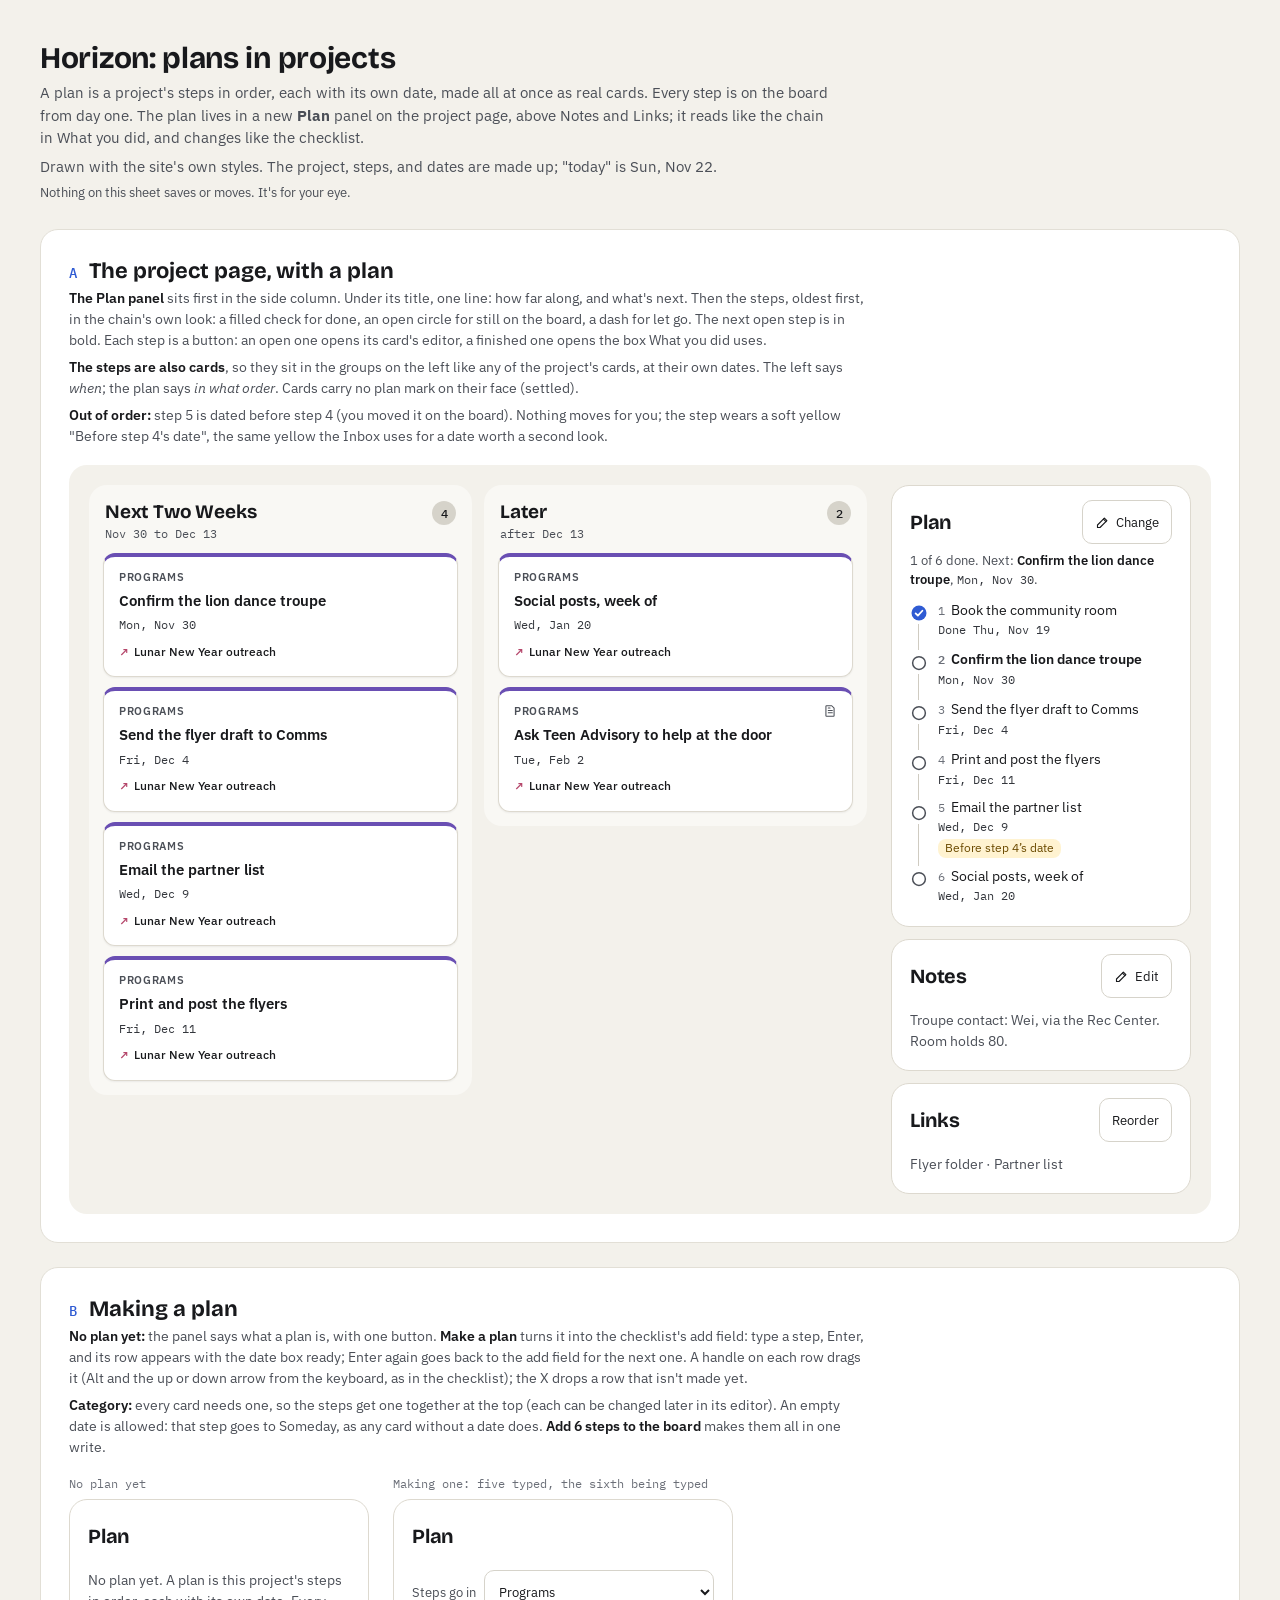
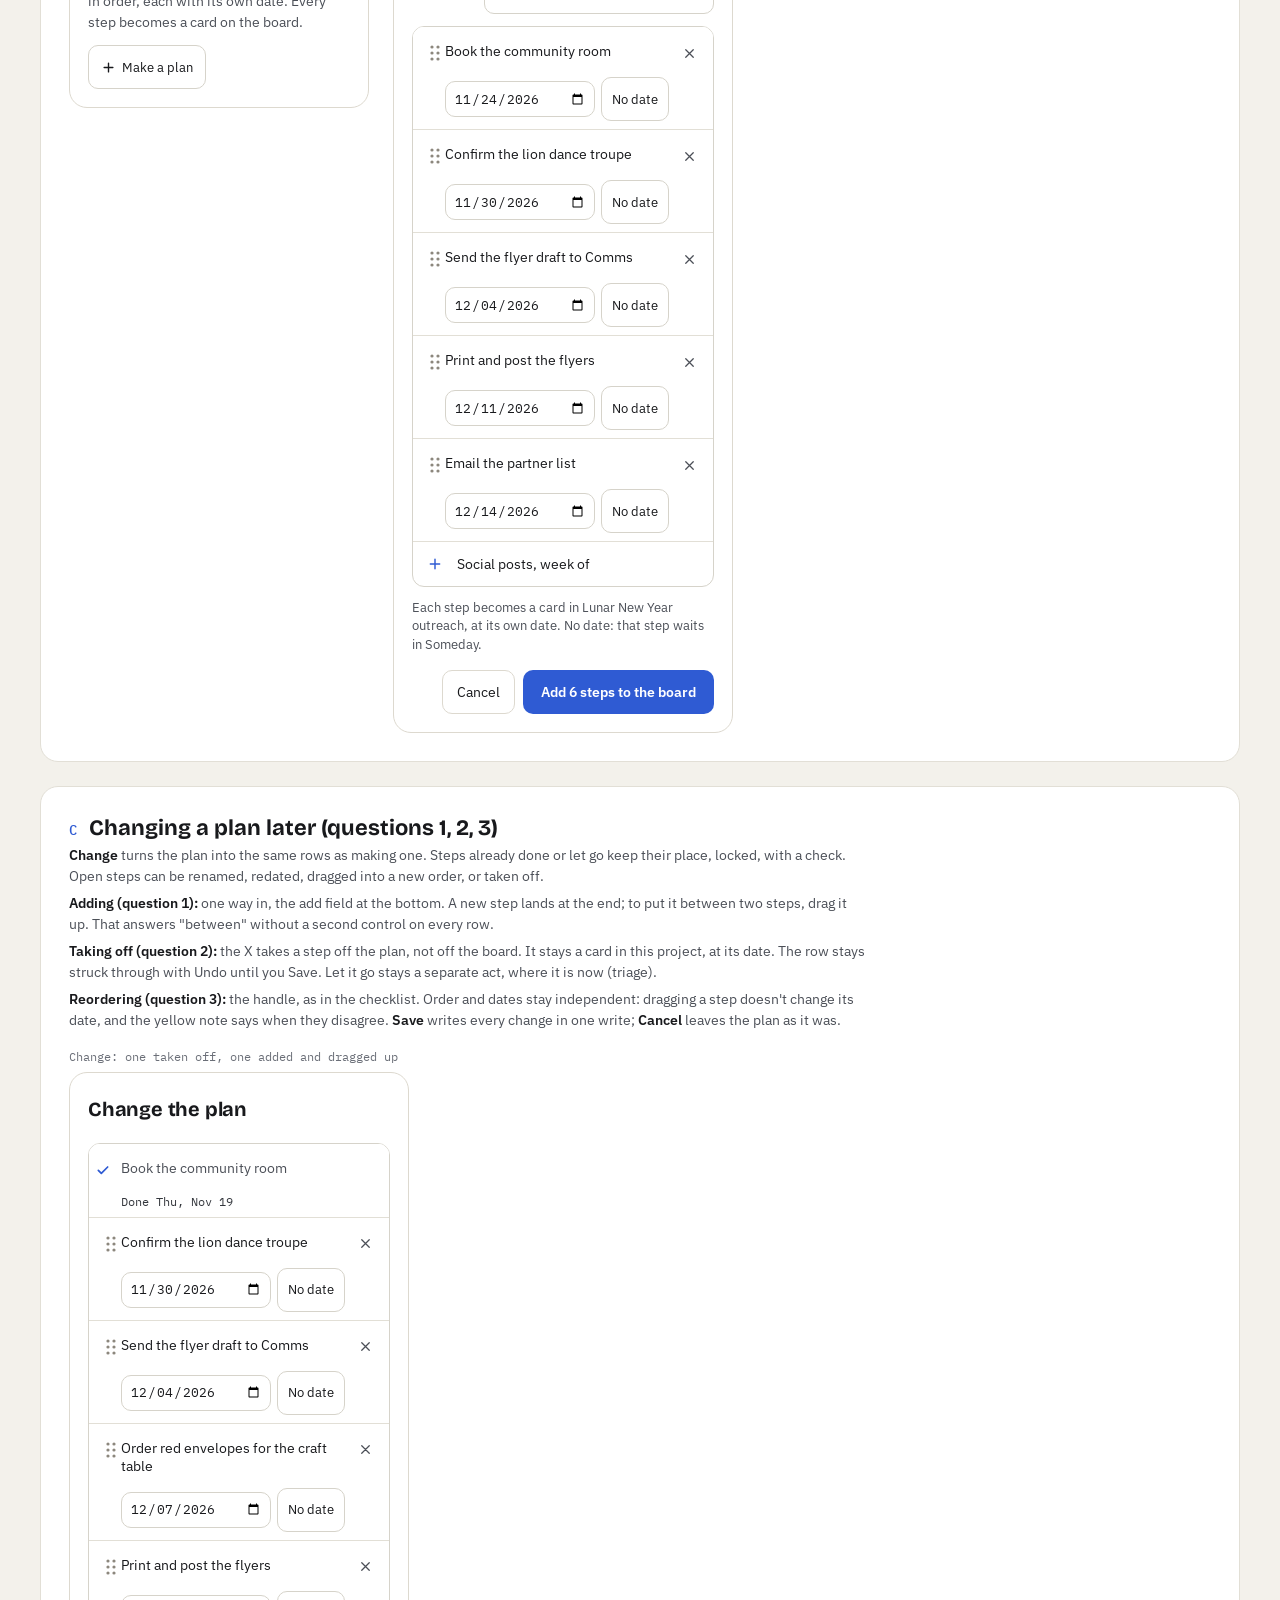
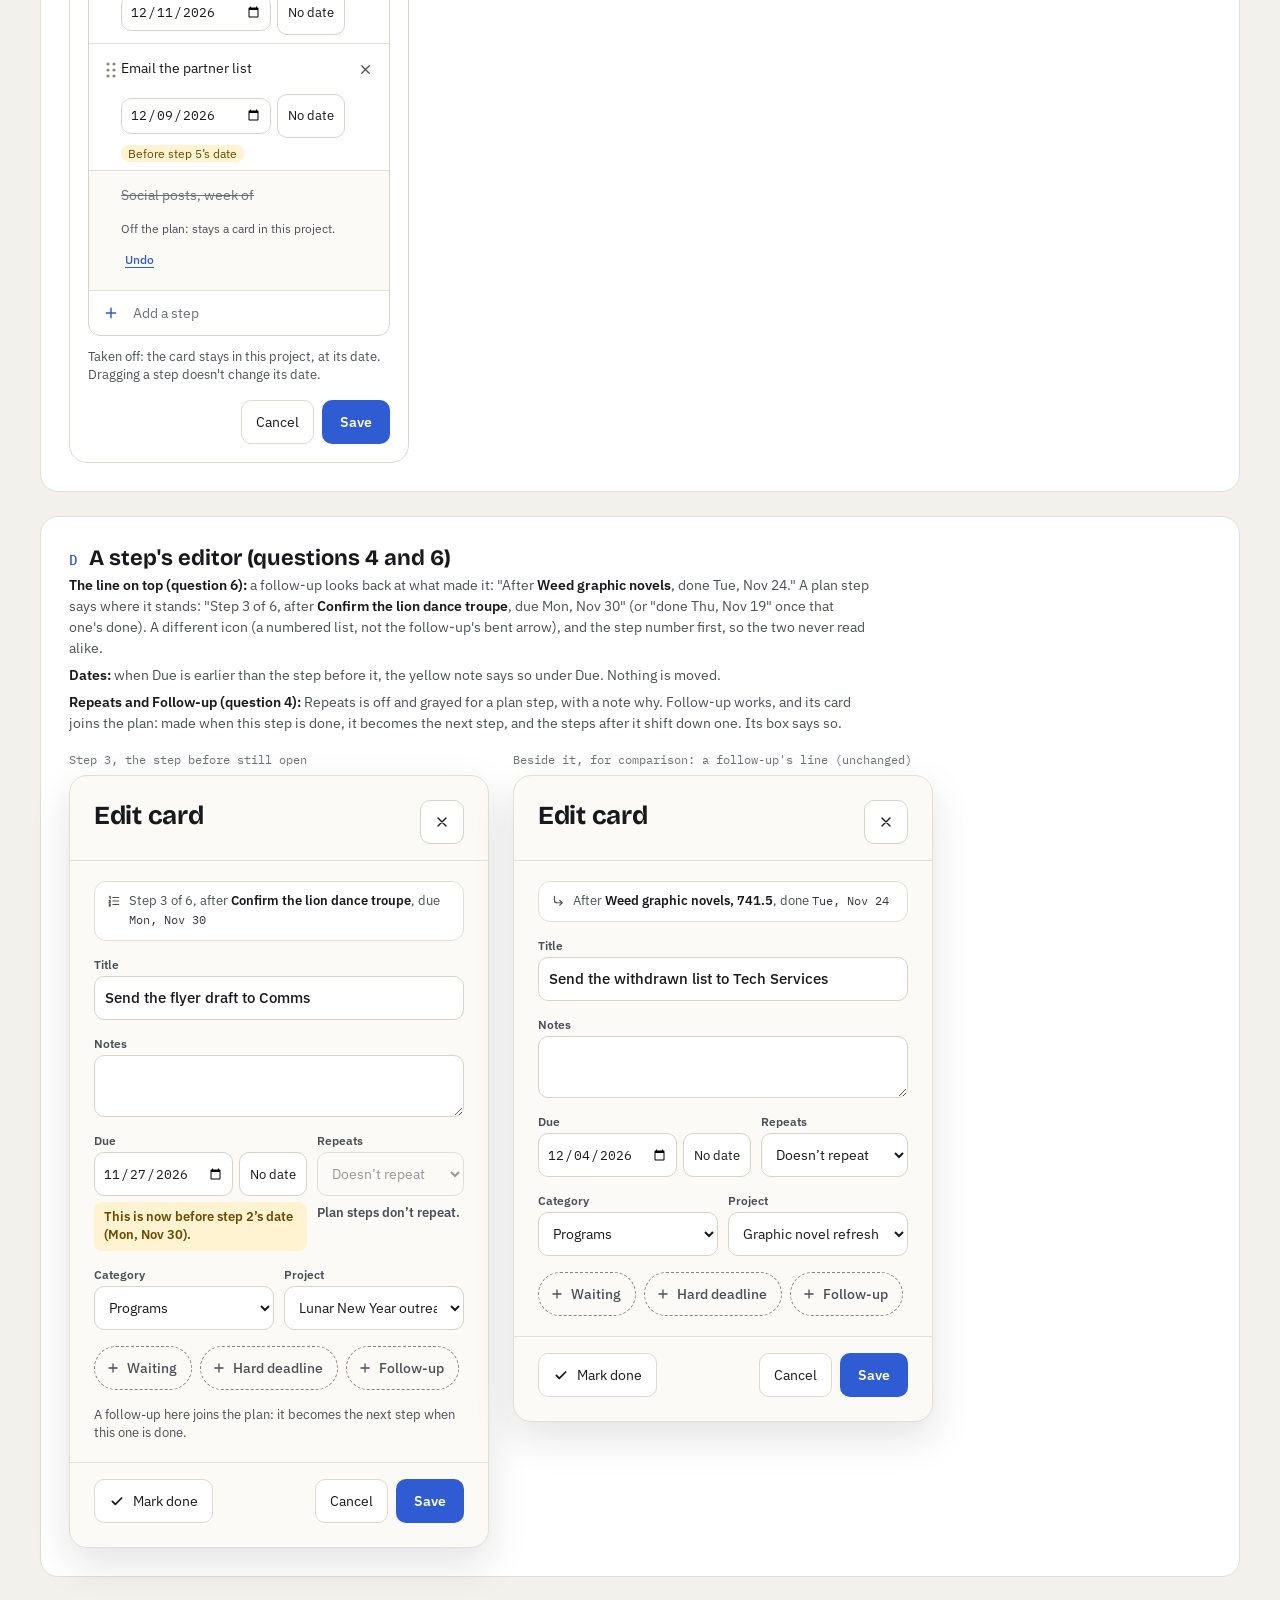
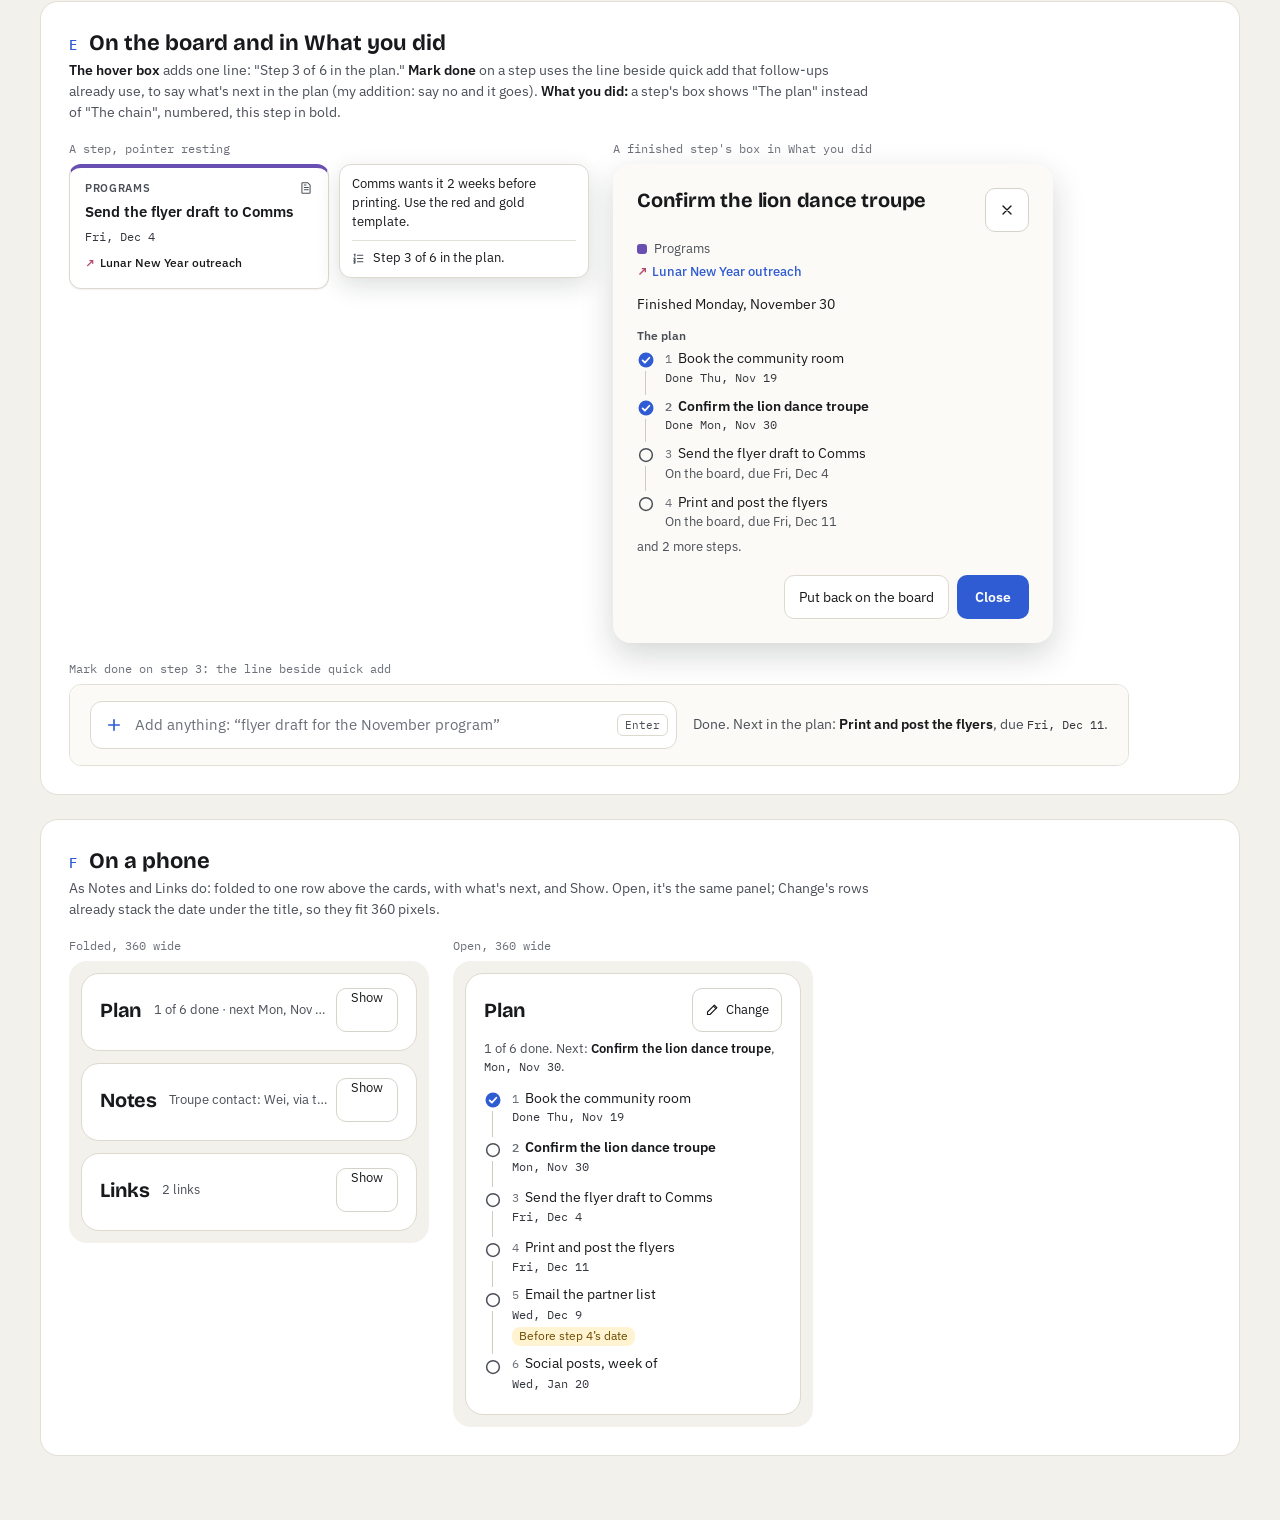
<file: design/plan-options/preview.html>
<!doctype html>
<html lang="en">
<head>
<meta charset="utf-8">
<meta name="viewport" content="width=device-width, initial-scale=1">
<title>Horizon plans in projects</title>
<link rel="preconnect" href="https://fonts.googleapis.com">
<link rel="preconnect" href="https://fonts.gstatic.com" crossorigin>
<link href="https://fonts.googleapis.com/css2?family=Bricolage+Grotesque:opsz,wght@12..96,700&amp;family=IBM+Plex+Mono:wght@400;500&amp;family=IBM+Plex+Sans:wght@400;500;600&amp;display=swap" rel="stylesheet">
<!-- The site's own styles, so panels, fields, buttons, cards, and the
     chain look exactly as they do in Horizon. Only the new pieces are
     drawn here. -->
<link rel="stylesheet" href="../../css/horizon.css">
<style>
  body { padding: 40px; }
  .sheet { max-width: 1340px; margin: 0 auto; }
  h1 { font-family: var(--font-display); font-size: 30px; margin: 0 0 6px; letter-spacing: -0.01em; }
  .lead { color: var(--ink-secondary); margin: 0 0 6px; max-width: 800px; font-size: 15px; line-height: 1.5; }
  .how { color: var(--ink-secondary); margin: 0 0 28px; font-size: 13px; }
  .option { background: var(--surface); border: 1px solid var(--border-soft); border-radius: var(--radius-panel); padding: 28px; margin-bottom: 24px; }
  .option-head { display: flex; align-items: baseline; gap: 12px; margin-bottom: 4px; }
  .letter { font-family: var(--font-mono); color: var(--accent); font-size: 14px; font-weight: 500; }
  .name { font-family: var(--font-display); font-size: 22px; margin: 0; }
  .why { color: var(--ink-secondary); margin: 0 0 6px; max-width: 800px; font-size: 14px; line-height: 1.5; }
  .why b { color: var(--ink); font-weight: 600; }
  .ask { color: var(--ink); margin: 8px 0 0; max-width: 800px; font-size: 14px; line-height: 1.5; padding: 10px 14px; background: var(--surface-soft); border: 1px solid var(--border-soft); border-radius: var(--radius-card); }
  .ask b { font-weight: 600; }
  .stage { display: flex; flex-wrap: wrap; gap: 24px; align-items: flex-start; margin-top: 18px; }
  .stage > div { min-width: 0; max-width: 100%; }
  .caption { font-family: var(--font-mono); font-size: 12px; color: var(--ink-placeholder); margin: 0 0 8px; }
  .mono { font-family: var(--font-mono); font-size: 12px; color: var(--ink-date); }

  /* A slice of the project page: the cards' groups, and the side column. */
  .mock-page { width: 1180px; max-width: 100%; background: var(--ground); border-radius: var(--radius-panel); padding: 20px; }
  .mock-page .project-layout { display: grid; grid-template-columns: minmax(0, 1fr) 300px; align-items: start; gap: 24px; }
  .mock-page .project-aside { grid-column: 2; grid-row: 1; }
  .mock-page .project-body { grid-column: 1; grid-row: 1; }
  .mock-page .card { cursor: default; }
  .mock-side { width: 300px; }
  .mock-side.wide { width: 340px; }
  .mock-phone .side-summary { display: block !important; }
  .mock-phone .side-fold { display: inline-flex !important; }
  .mock-phone { width: 360px; background: var(--ground); padding: 12px; border-radius: var(--radius-panel); }

  /* ---------- New: the Plan panel ---------- */
  .plan-line { margin: -4px 0 0; font-size: 13px; line-height: 1.45; color: var(--ink-secondary); }
  .plan-line b { font-weight: 600; color: var(--ink); }
  .plan-empty { margin: 0; font-size: 14px; line-height: 1.5; color: var(--ink-secondary); }
  /* The plan, read: the chain's own look, each step a button that opens it. */
  .plan-list .chain-title { text-align: left; }
  .plan-step { display: block; width: 100%; padding: 0; border: none; background: none; font: inherit; text-align: left; cursor: pointer; border-radius: 6px; }
  .plan-step:hover .chain-title { text-decoration: underline; text-underline-offset: 2px; }
  .plan-num { font-family: var(--font-mono); font-size: 12px; color: var(--ink-placeholder); margin-right: 6px; }
  .chain-list .is-next .chain-title { font-weight: 600; }
  .plan-late { font-family: var(--font-mono); font-size: 12px; color: var(--overdue-ink); }
  .plan-order { align-self: flex-start; display: inline-block; margin-top: 3px; padding: 1px 7px; border-radius: 8px; font-size: 12px; color: #6B4A00; background: #FFF3D1; }
  .chain-list .is-letgo .chain-title { color: var(--ink-secondary); }

  /* The plan, changing: the checklist's rows, with a date on a second line. */
  .plan-edit { list-style: none; margin: 0; padding: 0; border: 1px solid var(--field-border); border-radius: var(--radius-card); background: var(--surface); overflow: hidden; }
  .pe-row { display: grid; grid-template-columns: 28px minmax(0, 1fr) 40px; align-items: start; padding: 6px 4px 8px 0; }
  .pe-row + .pe-row { border-top: 1px solid var(--border-soft); }
  .pe-row .cl-handle { height: 40px; }
  .pe-main { display: flex; flex-direction: column; gap: 4px; min-width: 0; }
  .pe-title { field-sizing: content; width: 100%; min-height: 40px; border: none; background: none; font: inherit; font-size: 14px; color: var(--ink); padding: 9px 4px; resize: none; border-radius: 6px; }
  .pe-title:focus { outline: 2px solid var(--accent); outline-offset: -2px; }
  .pe-due { display: flex; gap: 6px; align-items: center; padding-left: 4px; }
  .pe-due .field-input.field-date { height: 36px; min-height: 36px; font-size: 13px; padding: 0 8px; width: 150px; }
  .pe-due .button-small { height: 36px; }
  .pe-x { width: 40px; height: 40px; display: flex; align-items: center; justify-content: center; border: none; background: none; color: var(--ink-secondary); border-radius: 8px; cursor: pointer; }
  .pe-x:hover { background: var(--strip-day); }
  .pe-num { font-family: var(--font-mono); font-size: 12px; color: var(--ink-placeholder); display: flex; height: 40px; align-items: center; justify-content: center; }
  .pe-locked .pe-title { color: var(--ink-secondary); }
  .pe-locked .pe-done { padding-left: 4px; font-family: var(--font-mono); font-size: 12px; color: var(--ink-date); }
  .pe-locked .pe-lock { display: flex; height: 40px; align-items: center; justify-content: center; color: var(--accent); }
  .pe-off { background: var(--surface-soft); }
  .pe-off .pe-title { text-decoration: line-through; color: var(--ink-placeholder); }
  .pe-off-note { padding-left: 4px; font-size: 12px; color: var(--ink-secondary); }
  .pe-off-note .link-button { font-size: 12px; }
  .pe-new .pe-title { background: none; }
  .plan-add { border-top: 1px solid var(--border-soft); }
  .plan-cat { display: flex; gap: 8px; align-items: center; font-size: 13px; color: var(--ink-secondary); }
  .plan-cat select { height: 36px; font-size: 13px; flex: 1; min-width: 0; }

  /* ---------- New: the step's line in the editor ---------- */
  .mock-panel { width: 420px; max-width: 100%; background: var(--surface-soft); border: 1px solid var(--border-soft); border-radius: var(--radius-panel); box-shadow: 0 16px 40px rgba(24, 25, 28, 0.12); overflow: hidden; }
  .mock-panel .panel-body { overflow: visible; }
  .step-note { margin: 2px 0 0; padding: 6px 10px; border-radius: 8px; font-size: 13px; line-height: 1.4; color: #6B4A00; background: #FFF3D1; }
  .mock-panel select:disabled { color: var(--ink-placeholder); background: var(--surface-soft); }

  /* Cards and the hover box */
  .peek-pair { display: flex; gap: 10px; align-items: flex-start; flex-wrap: wrap; }
  .peek-pair .card { width: 260px; cursor: default; }
  .peek-pair .notes-peek { position: static; white-space: normal; max-width: 250px; }
  .peek-line { display: grid; grid-template-columns: 14px minmax(0, 1fr); gap: 7px; }
  .peek-line svg { margin-top: 3px; color: var(--ink-secondary); }
  .notes-peek-text + .peek-line, .peek-line + .peek-line { margin-top: 8px; padding-top: 8px; border-top: 1px solid var(--border-soft); }
  .mock-bar { width: 1060px; max-width: 100%; border: 1px solid var(--border-soft); border-radius: var(--radius-card); overflow: hidden; }
  .mock-bar .quickadd-bar { padding: 16px 20px; border-bottom: none; }
  .mock-bar .quickadd-status b { font-weight: 600; color: var(--ink); }
  .mock-box { width: 440px; max-width: 100%; background: var(--surface-soft); border-radius: var(--radius-panel); box-shadow: 0 12px 32px rgba(24, 25, 28, 0.18); }
  .chain { display: flex; flex-direction: column; gap: 6px; }
  .chain-head { margin: 0; font-size: 12px; font-weight: 600; color: var(--ink-secondary); }

  @media (max-width: 600px) {
    body { padding: 20px 16px; }
    .option { padding: 18px 16px; }
    h1 { font-size: 24px; }
    .mock-page .project-layout { display: flex; flex-direction: column; }
  }
</style>
</head>
<body>
<div class="sheet">
  <h1>Horizon: plans in projects</h1>
  <p class="lead">A plan is a project's steps in order, each with its own date, made all at once as real cards. Every step is on the board from day one. The plan lives in a new <b>Plan</b> panel on the project page, above Notes and Links; it reads like the chain in What you did, and changes like the checklist.</p>
  <p class="lead">Drawn with the site's own styles. The project, steps, and dates are made up; "today" is Sun, Nov 22.</p>
  <p class="how">Nothing on this sheet saves or moves. It's for your eye.</p>

  <!-- A. The project page -->
  <section class="option">
    <div class="option-head"><span class="letter">A</span><h2 class="name">The project page, with a plan</h2></div>
    <p class="why"><b>The Plan panel</b> sits first in the side column. Under its title, one line: how far along, and what's next. Then the steps, oldest first, in the chain's own look: a filled check for done, an open circle for still on the board, a dash for let go. The next open step is in bold. Each step is a button: an open one opens its card's editor, a finished one opens the box What you did uses.</p>
    <p class="why"><b>The steps are also cards</b>, so they sit in the groups on the left like any of the project's cards, at their own dates. The left says <i>when</i>; the plan says <i>in what order</i>. Cards carry no plan mark on their face (settled).</p>
    <p class="why"><b>Out of order:</b> step 5 is dated before step 4 (you moved it on the board). Nothing moves for you; the step wears a soft yellow "Before step 4's date", the same yellow the Inbox uses for a date worth a second look.</p>
    <div class="stage">
      <div class="mock-page" id="page"></div>
    </div>
  </section>

  <!-- B. Making a plan -->
  <section class="option">
    <div class="option-head"><span class="letter">B</span><h2 class="name">Making a plan</h2></div>
    <p class="why"><b>No plan yet:</b> the panel says what a plan is, with one button. <b>Make a plan</b> turns it into the checklist's add field: type a step, Enter, and its row appears with the date box ready; Enter again goes back to the add field for the next one. A handle on each row drags it (Alt and the up or down arrow from the keyboard, as in the checklist); the X drops a row that isn't made yet.</p>
    <p class="why"><b>Category:</b> every card needs one, so the steps get one together at the top (each can be changed later in its editor). An empty date is allowed: that step goes to Someday, as any card without a date does. <b>Add 6 steps to the board</b> makes them all in one write.</p>
    <div class="stage">
      <div><p class="caption">No plan yet</p><div class="mock-side" id="empty"></div></div>
      <div><p class="caption">Making one: five typed, the sixth being typed</p><div class="mock-side wide" id="making"></div></div>
    </div>
  </section>

  <!-- C. Changing a plan -->
  <section class="option">
    <div class="option-head"><span class="letter">C</span><h2 class="name">Changing a plan later (questions 1, 2, 3)</h2></div>
    <p class="why"><b>Change</b> turns the plan into the same rows as making one. Steps already done or let go keep their place, locked, with a check. Open steps can be renamed, redated, dragged into a new order, or taken off.</p>
    <p class="why"><b>Adding (question 1):</b> one way in, the add field at the bottom. A new step lands at the end; to put it between two steps, drag it up. That answers "between" without a second control on every row.</p>
    <p class="why"><b>Taking off (question 2):</b> the X takes a step off the plan, not off the board. It stays a card in this project, at its date. The row stays struck through with Undo until you Save. Let it go stays a separate act, where it is now (triage).</p>
    <p class="why"><b>Reordering (question 3):</b> the handle, as in the checklist. Order and dates stay independent: dragging a step doesn't change its date, and the yellow note says when they disagree. <b>Save</b> writes every change in one write; <b>Cancel</b> leaves the plan as it was.</p>
    <div class="stage">
      <div><p class="caption">Change: one taken off, one added and dragged up</p><div class="mock-side wide" id="changing"></div></div>
    </div>
  </section>

  <!-- D. A step's editor -->
  <section class="option">
    <div class="option-head"><span class="letter">D</span><h2 class="name">A step's editor (questions 4 and 6)</h2></div>
    <p class="why"><b>The line on top (question 6):</b> a follow-up looks back at what made it: "After <b>Weed graphic novels</b>, done Tue, Nov 24." A plan step says where it stands: "Step 3 of 6, after <b>Confirm the lion dance troupe</b>, due Mon, Nov 30" (or "done Thu, Nov 19" once that one's done). A different icon (a numbered list, not the follow-up's bent arrow), and the step number first, so the two never read alike.</p>
    <p class="why"><b>Dates:</b> when Due is earlier than the step before it, the yellow note says so under Due. Nothing is moved.</p>
    <p class="why"><b>Repeats and Follow-up (question 4):</b> Repeats is off and grayed for a plan step, with a note why. Follow-up works, and its card joins the plan: made when this step is done, it becomes the next step, and the steps after it shift down one. Its box says so.</p>
    <div class="stage">
      <div><p class="caption">Step 3, the step before still open</p><div class="mock-panel" id="ed-step"></div></div>
      <div><p class="caption">Beside it, for comparison: a follow-up's line (unchanged)</p><div class="mock-panel" id="ed-follow"></div></div>
    </div>
  </section>

  <!-- E. Board, hover box, Mark done, What you did -->
  <section class="option">
    <div class="option-head"><span class="letter">E</span><h2 class="name">On the board and in What you did</h2></div>
    <p class="why"><b>The hover box</b> adds one line: "Step 3 of 6 in the plan." <b>Mark done</b> on a step uses the line beside quick add that follow-ups already use, to say what's next in the plan (my addition: say no and it goes). <b>What you did:</b> a step's box shows "The plan" instead of "The chain", numbered, this step in bold.</p>
    <div class="stage">
      <div><p class="caption">A step, pointer resting</p><div class="peek-pair" id="peek"></div></div>
      <div><p class="caption">A finished step's box in What you did</p><div class="mock-box small-panel" id="rec-box"></div></div>
    </div>
    <div class="stage">
      <div><p class="caption">Mark done on step 3: the line beside quick add</p>
        <div class="mock-bar"><div class="quickadd-bar">
          <label class="quickadd"><svg width="18" height="18" viewBox="0 0 24 24" fill="none" stroke="currentColor" stroke-width="2.2" stroke-linecap="round" aria-hidden="true"><path d="M12 5v14M5 12h14"></path></svg><input type="text" class="quickadd-input" placeholder="Add anything: &ldquo;flyer draft for the November program&rdquo;"><kbd class="quickadd-key" aria-hidden="true">Enter</kbd></label>
          <div class="quickadd-line"><p class="quickadd-status">Done. Next in the plan: <b>Print and post the flyers</b>, due <span class="mono">Fri, Dec 11</span>.</p></div>
        </div></div></div>
    </div>
  </section>

  <!-- F. Phone -->
  <section class="option">
    <div class="option-head"><span class="letter">F</span><h2 class="name">On a phone</h2></div>
    <p class="why">As Notes and Links do: folded to one row above the cards, with what's next, and Show. Open, it's the same panel; Change's rows already stack the date under the title, so they fit 360 pixels.</p>
    <div class="stage">
      <div><p class="caption">Folded, 360 wide</p><div class="mock-phone" id="phone-folded"></div></div>
      <div><p class="caption">Open, 360 wide</p><div class="mock-phone" id="phone-open"></div></div>
    </div>
  </section>
</div>

<script>
  // Builds the drawings. Nothing here is saved anywhere.
  const X = (s = 16) => `<svg width="${s}" height="${s}" viewBox="0 0 24 24" fill="none" stroke="currentColor" stroke-width="2" stroke-linecap="round" aria-hidden="true"><path d="M6 6l12 12M18 6L6 18"></path></svg>`;
  const CIRCLE = '<svg width="18" height="18" viewBox="0 0 24 24" fill="none" stroke="currentColor" stroke-width="2" aria-hidden="true"><circle cx="12" cy="12" r="8.5"></circle></svg>';
  const FILLED = '<svg width="18" height="18" viewBox="0 0 24 24" aria-hidden="true"><circle cx="12" cy="12" r="10" fill="currentColor"></circle><path d="M7.5 12.5l3 3 6-6.5" fill="none" stroke="#FFFFFF" stroke-width="2.4" stroke-linecap="round" stroke-linejoin="round"></path></svg>';
  const DASH = '<svg width="18" height="18" viewBox="0 0 24 24" aria-hidden="true"><circle cx="12" cy="12" r="9.2" fill="none" stroke="currentColor" stroke-width="1.6"></circle><path d="M8 12h8" fill="none" stroke="currentColor" stroke-width="2" stroke-linecap="round"></path></svg>';
  const DOTS = '<svg width="12" height="18" viewBox="0 0 12 18" aria-hidden="true" fill="currentColor"><circle cx="3" cy="3" r="1.6"/><circle cx="9" cy="3" r="1.6"/><circle cx="3" cy="9" r="1.6"/><circle cx="9" cy="9" r="1.6"/><circle cx="3" cy="15" r="1.6"/><circle cx="9" cy="15" r="1.6"/></svg>';
  const PLUS = (s = 16) => `<svg width="${s}" height="${s}" viewBox="0 0 24 24" fill="none" stroke="currentColor" stroke-width="2.2" stroke-linecap="round" aria-hidden="true"><path d="M12 5v14M5 12h14"></path></svg>`;
  const CHECK = (cls = '', s = 14) => `<svg${cls ? ` class="${cls}"` : ''} width="${s}" height="${s}" viewBox="0 0 24 24" fill="none" stroke="currentColor" stroke-width="2.6" stroke-linecap="round" stroke-linejoin="round" aria-hidden="true"><path d="M5 12.5l4.5 4.5L19 7.5"></path></svg>`;
  const PEN = '<svg width="15" height="15" viewBox="0 0 24 24" fill="none" stroke="currentColor" stroke-width="1.8" stroke-linecap="round" stroke-linejoin="round" aria-hidden="true"><path d="M4 20h4L19 9l-4-4L4 16z"></path><path d="M13.5 6.5l4 4"></path></svg>';
  // A plan step: a short numbered list. Not the follow-up's bent arrow.
  const STEPS = (s = 14) => `<svg width="${s}" height="${s}" viewBox="0 0 24 24" fill="none" stroke="currentColor" stroke-width="2" stroke-linecap="round" stroke-linejoin="round" aria-hidden="true"><path d="M10 6h10M10 12h10M10 18h10"></path><path d="M4 5l1.5-1v4"></path><path d="M3.5 11.5a1.3 1.3 0 0 1 2.4.6c0 .9-2.4 1.9-2.4 2.9h2.5"></path><path d="M3.6 17.2h2.2l-1.2 1.4a1.1 1.1 0 1 1-1 1.6"></path></svg>`;
  const THEN = (s = 14) => `<svg width="${s}" height="${s}" viewBox="0 0 24 24" fill="none" stroke="currentColor" stroke-width="2" stroke-linecap="round" stroke-linejoin="round" aria-hidden="true"><path d="M6 4v7a4 4 0 0 0 4 4h9"></path><path d="M15 11l4 4-4 4"></path></svg>`;
  const NOTES = '<svg width="14" height="14" viewBox="0 0 24 24" fill="none" stroke="currentColor" stroke-width="1.8" stroke-linecap="round" stroke-linejoin="round" aria-hidden="true"><path d="M6 3h9l4 4v13a1 1 0 0 1-1 1H6a1 1 0 0 1-1-1V4a1 1 0 0 1 1-1z"></path><path d="M9 11h7M9 15h7M9 7h3"></path></svg>';
  const SWATCH = (c) => `<svg width="10" height="10" viewBox="0 0 10 10" aria-hidden="true"><rect width="10" height="10" rx="3" fill="${c}"></rect></svg>`;
  const PROGRAMS = '#6A4FB3';
  const PROJECT = '#B5476B';
  const PROJECT_NAME = 'Lunar New Year outreach';

  // The plan, as stored: the order lives on the project.
  const steps = [
    { title: 'Book the community room', state: 'done', when: 'Done Thu, Nov 19' },
    { title: 'Confirm the lion dance troupe', state: 'open', due: 'Mon, Nov 30', next: true },
    { title: 'Send the flyer draft to Comms', state: 'open', due: 'Fri, Dec 4' },
    { title: 'Print and post the flyers', state: 'open', due: 'Fri, Dec 11' },
    { title: 'Email the partner list', state: 'open', due: 'Wed, Dec 9', order: 'Before step 4’s date' },
    { title: 'Social posts, week of', state: 'open', due: 'Wed, Jan 20' },
  ];

  function planList(list, { thisOne = -1, record = false } = {}) {
    return `<ol class="chain-list plan-list">${list.map((s, i) => {
      const mark = s.state === 'done' ? FILLED : s.state === 'letgo' ? DASH : CIRCLE;
      const cls = `is-${s.state}${s.next && !record ? ' is-next' : ''}${i === thisOne ? ' is-this' : ''}`;
      const when = s.state === 'open' ? (record ? `On the board, due ${s.due}` : `<span class="mono">${s.due}</span>`) : s.when;
      const order = s.order && !record ? `<span class="plan-order">${s.order}</span>` : '';
      const inner = `<span class="chain-title"><span class="plan-num">${i + 1}</span>${s.title}</span><span class="chain-when">${when}</span>${order}`;
      return `<li class="${cls}">${mark}${record ? `<span>${inner}</span>` : `<button type="button" class="plan-step">${inner}</button>`}</li>`;
    }).join('')}</ol>`;
  }

  function panel({ title = 'Plan', button = '', body, foot = '' }) {
    return `<section class="side-panel">
      <div class="side-head"><h2 class="side-title">${title}</h2>${button}</div>
      ${body}${foot}</section>`;
  }

  const changeButton = `<button type="button" class="button side-button">${PEN}Change</button>`;
  const readPanel = panel({
    button: changeButton,
    body: `<p class="plan-line">1 of 6 done. Next: <b>Confirm the lion dance troupe</b>, <span class="mono">Mon, Nov 30</span>.</p>${planList(steps)}`,
  });

  // A. The page.
  const tag = `<span class="card-project"><span class="card-project-arrow" style="--project:${PROJECT}" aria-hidden="true">↗</span>${PROJECT_NAME}</span>`;
  const card = (title, date, marks = '') => `
    <article class="card" style="--band:${PROGRAMS}">
      <div class="card-top"><span class="card-category">Programs</span>${marks}</div>
      <h3 class="card-title"><span class="card-open">${title}</span></h3>
      <div class="card-meta"><span class="card-date">${date}</span></div>
      ${tag}
    </article>`;
  const group = (place, name, range, cards) => `
    <section class="project-group project-group-${place}">
      <div class="project-group-head"><div class="zone-head-text"><h2 class="zone-title">${name}</h2><span class="zone-range">${range}</span></div><span class="zone-count" aria-hidden="true">${cards.length}</span></div>
      <div class="project-cards">${cards.join('')}</div>
    </section>`;
  const sidePanel = (title, summary) => `<section class="side-panel"><div class="side-head"><h2 class="side-title">${title}</h2><button type="button" class="button side-button">${title === 'Notes' ? PEN + 'Edit' : 'Reorder'}</button></div><p class="plan-empty">${summary}</p></section>`;
  document.getElementById('page').innerHTML = `
    <div class="project-layout">
      <aside class="project-aside">
        ${readPanel}
        ${sidePanel('Notes', 'Troupe contact: Wei, via the Rec Center. Room holds 80.')}
        ${sidePanel('Links', 'Flyer folder · Partner list')}
      </aside>
      <div class="project-body done-body"><div class="project-groups">
        ${group('twoWeeks', 'Next Two Weeks', 'Nov 30 to Dec 13', [card('Confirm the lion dance troupe', 'Mon, Nov 30'), card('Send the flyer draft to Comms', 'Fri, Dec 4'), card('Email the partner list', 'Wed, Dec 9'), card('Print and post the flyers', 'Fri, Dec 11')])}
        ${group('later', 'Later', 'after Dec 13', [card('Social posts, week of', 'Wed, Jan 20'), card('Ask Teen Advisory to help at the door', 'Tue, Feb 2', `<span class="card-marks"><span class="card-notes-mark">${NOTES}</span></span>`)])}
      </div></div>
    </div>`;

  // B. Making a plan.
  document.getElementById('empty').innerHTML = panel({
    body: `<p class="plan-empty">No plan yet. A plan is this project's steps in order, each with its own date. Every step becomes a card on the board.</p>
      <div class="side-foot"><button type="button" class="button side-add">${PLUS(15)}Make a plan</button></div>`,
  });

  function row(i, s, { locked = false, off = false, isNew = false } = {}) {
    if (locked) {
      return `<li class="pe-row pe-locked"><span class="pe-lock" title="Done: stays where it is">${CHECK('', 16)}</span>
        <div class="pe-main"><span class="pe-title" style="padding-bottom:0">${s.title}</span><span class="pe-done">${s.when}</span></div><span></span></li>`;
    }
    if (off) {
      return `<li class="pe-row pe-off"><span class="pe-num"></span>
        <div class="pe-main"><span class="pe-title" style="padding-bottom:0">${s.title}</span><span class="pe-off-note">Off the plan: stays a card in this project. <button type="button" class="link-button">Undo</button></span></div><span></span></li>`;
    }
    const note = s.order ? `<span class="plan-order" style="margin-left:4px">${s.order}</span>` : '';
    return `<li class="pe-row${isNew ? ' pe-new' : ''}"><span class="cl-handle" title="Drag to move">${DOTS}</span>
      <div class="pe-main"><textarea class="pe-title" rows="1" aria-label="Step ${i}">${s.title}</textarea>
        <div class="pe-due"><input type="date" class="field-input field-date" value="${s.iso || ''}" aria-label="Step ${i}'s date"><button type="button" class="button button-small">No date</button></div>${note}</div>
      <button type="button" class="pe-x" aria-label="${isNew ? 'Drop' : 'Take off the plan'}: ${s.title}">${X(15)}</button></li>`;
  }
  const addField = (ph, value = '') => `<div class="cl-add plan-add"><span class="cl-add-plus" aria-hidden="true">${PLUS()}</span><input type="text" class="cl-add-input" placeholder="${ph}" value="${value}" aria-label="${ph}"></div>`;

  const drafted = [
    { title: 'Book the community room', iso: '2026-11-24' },
    { title: 'Confirm the lion dance troupe', iso: '2026-11-30' },
    { title: 'Send the flyer draft to Comms', iso: '2026-12-04' },
    { title: 'Print and post the flyers', iso: '2026-12-11' },
    { title: 'Email the partner list', iso: '2026-12-14' },
  ];
  document.getElementById('making').innerHTML = panel({
    body: `<label class="plan-cat">Steps go in<select class="field-input"><option>Programs</option></select></label>
      <div><ul class="plan-edit">${drafted.map((s, i) => row(i + 1, s, { isNew: true })).join('')}</ul>${addField('Add a step', 'Social posts, week of')}</div>
      <p class="field-note" style="margin:0">Each step becomes a card in ${PROJECT_NAME}, at its own date. No date: that step waits in Someday.</p>`,
    foot: `<div class="small-foot"><button type="button" class="button">Cancel</button><button type="button" class="button button-primary">Add 6 steps to the board</button></div>`,
  });
  // The add field sits inside the box, like the checklist's.
  for (const box of document.querySelectorAll('#making .plan-edit, #changing .plan-edit')) {
    const add = box.nextElementSibling;
    box.parentElement.style.cssText = 'border:1px solid var(--field-border);border-radius:var(--radius-card);overflow:hidden;background:var(--surface)';
    box.style.cssText = 'border:none;border-radius:0';
  }

  // C. Changing.
  const changed = [
    row(0, steps[0], { locked: true }),
    row(2, { title: 'Confirm the lion dance troupe', iso: '2026-11-30' }),
    row(3, { title: 'Send the flyer draft to Comms', iso: '2026-12-04' }),
    row(4, { title: 'Order red envelopes for the craft table', iso: '2026-12-07' }, { isNew: true }),
    row(5, { title: 'Print and post the flyers', iso: '2026-12-11' }),
    row(6, { title: 'Email the partner list', iso: '2026-12-09', order: 'Before step 5’s date' }),
    row(0, { title: 'Social posts, week of' }, { off: true }),
  ];
  document.getElementById('changing').innerHTML = panel({
    title: 'Change the plan',
    body: `<div><ul class="plan-edit">${changed.join('')}</ul>${addField('Add a step')}</div>
      <p class="field-note" style="margin:0">Taken off: the card stays in this project, at its date. Dragging a step doesn't change its date.</p>`,
    foot: `<div class="small-foot"><button type="button" class="button">Cancel</button><button type="button" class="button button-primary">Save</button></div>`,
  });
  for (const box of document.querySelectorAll('#changing .plan-edit')) {
    box.parentElement.style.cssText = 'border:1px solid var(--field-border);border-radius:var(--radius-card);overflow:hidden;background:var(--surface)';
    box.style.cssText = 'border:none;border-radius:0';
  }

  // D. The editors.
  const head = (t) => `<div class="panel-head"><h2 class="panel-title">${t}</h2><button type="button" class="icon-button" aria-label="Close">${X()}</button></div>`;
  const ticks = (followTip) => `<div class="ticks">
      <span class="tick"><input type="checkbox" id="w${Math.random()}" class="tick-input"><label class="tick-face">${PLUS(14)}Waiting</label></span>
      <span class="tick"><input type="checkbox" class="tick-input"><label class="tick-face">${PLUS(14)}Hard deadline</label></span>
      <span class="tick"><input type="checkbox" class="tick-input"><label class="tick-face">${PLUS(14)}Follow-up</label></span>
    </div>${followTip ? `<p class="field-note" style="margin:0">${followTip}</p>` : ''}`;
  function editor({ after, title, due, dueNote = '', repeat = '', repeatNote = '', project, followTip = '' }) {
    return `${head('Edit card')}
      <div class="panel-body">
        ${after}
        <label class="field">Title<input type="text" class="field-input field-title" value="${title}"></label>
        <label class="field">Notes<textarea class="field-input field-notes" rows="2"></textarea></label>
        <div class="field-row field-row-time">
          <div class="field"><label>Due</label><div class="field-due"><input type="date" class="field-input field-date" value="${due}"><button type="button" class="button button-small">No date</button></div>${dueNote}</div>
          <label class="field">Repeats<select class="field-input"${repeat ? ' disabled' : ''}><option>Doesn’t repeat</option></select>${repeatNote}</label>
        </div>
        <div class="field-row">
          <label class="field">Category<select class="field-input"><option>Programs</option></select></label>
          <label class="field">Project<select class="field-input"><option>${project}</option></select></label>
        </div>
        ${ticks(followTip)}
      </div>
      <div class="panel-foot">
        <button type="button" class="button">${CHECK('', 16)}Mark done</button>
        <div class="panel-foot-end"><button type="button" class="button">Cancel</button><button type="button" class="button button-primary">Save</button></div>
      </div>`;
  }
  document.getElementById('ed-step').innerHTML = editor({
    after: `<p class="editor-after"><span class="editor-after-icon">${STEPS()}</span><span>Step 3 of 6, after <b>Confirm the lion dance troupe</b>, due <span class="editor-after-day">Mon, Nov 30</span></span></p>`,
    title: 'Send the flyer draft to Comms', due: '2026-11-27',
    dueNote: `<p class="step-note">This is now before step 2’s date (Mon, Nov 30).</p>`,
    repeat: 'off', repeatNote: '<span class="field-note" style="margin-top:4px">Plan steps don’t repeat.</span>',
    project: PROJECT_NAME,
    followTip: 'A follow-up here joins the plan: it becomes the next step when this one is done.',
  });
  document.getElementById('ed-follow').innerHTML = editor({
    after: `<p class="editor-after"><span class="editor-after-icon">${THEN()}</span><span>After <b>Weed graphic novels, 741.5</b>, done <span class="editor-after-day">Tue, Nov 24</span></span></p>`,
    title: 'Send the withdrawn list to Tech Services', due: '2026-12-04', project: 'Graphic novel refresh',
  });

  // E. Hover box and record box.
  document.getElementById('peek').innerHTML = `
    ${card('Send the flyer draft to Comms', 'Fri, Dec 4', `<span class="card-marks"><span class="card-notes-mark">${NOTES}</span></span>`)}
    <div class="notes-peek"><p class="notes-peek-text">Comms wants it 2 weeks before printing. Use the red and gold template.</p>
      <div class="peek-line">${STEPS(13)}<span>Step 3 of 6 in the plan.</span></div></div>`;
  const recSteps = steps.map((s, i) => i === 1 ? { ...s, state: 'done', when: 'Done Mon, Nov 30' } : s);
  document.getElementById('rec-box').innerHTML = `
    <div class="settings-head"><h2 class="panel-title record-box-title">Confirm the lion dance troupe</h2><button type="button" class="icon-button" aria-label="Close">${X()}</button></div>
    <p class="record-box-category">${SWATCH(PROGRAMS)}Programs</p>
    <p class="record-box-project"><span class="card-project-arrow" style="--project:${PROJECT}" aria-hidden="true">↗</span>${PROJECT_NAME}</p>
    <p class="record-box-when">Finished Monday, November 30</p>
    <div class="chain"><p class="chain-head">The plan</p>${planList(recSteps.slice(0, 4), { thisOne: 1, record: true })}<p class="plan-line" style="margin:0">and 2 more steps.</p></div>
    <div class="small-foot record-foot"><button type="button" class="button">Put back on the board</button><button type="button" class="button button-primary">Close</button></div>`;

  // F. Phone.
  document.getElementById('phone-folded').innerHTML = `<div class="project-aside">
    <section class="side-panel is-folded"><div class="side-head"><h2 class="side-title">Plan</h2><p class="side-summary" style="display:block">1 of 6 done · next Mon, Nov 30</p><button type="button" class="button side-fold">Show</button></div></section>
    <section class="side-panel is-folded"><div class="side-head"><h2 class="side-title">Notes</h2><p class="side-summary" style="display:block">Troupe contact: Wei, via the Rec…</p><button type="button" class="button side-fold">Show</button></div></section>
    <section class="side-panel is-folded"><div class="side-head"><h2 class="side-title">Links</h2><p class="side-summary" style="display:block">2 links</p><button type="button" class="button side-fold">Show</button></div></section></div>`;
  document.getElementById('phone-open').innerHTML = readPanel; void('<div class="side-head"><h2 class="side-title">Plan</h2>', '<div class="side-head"><h2 class="side-title" style="margin-right:auto">Plan</h2>').replace('</div>\n      <p class="plan-line">', '<button type="button" class="button side-fold">Hide</button></div>\n      <p class="plan-line">');
</script>
</body>
</html>
</file>
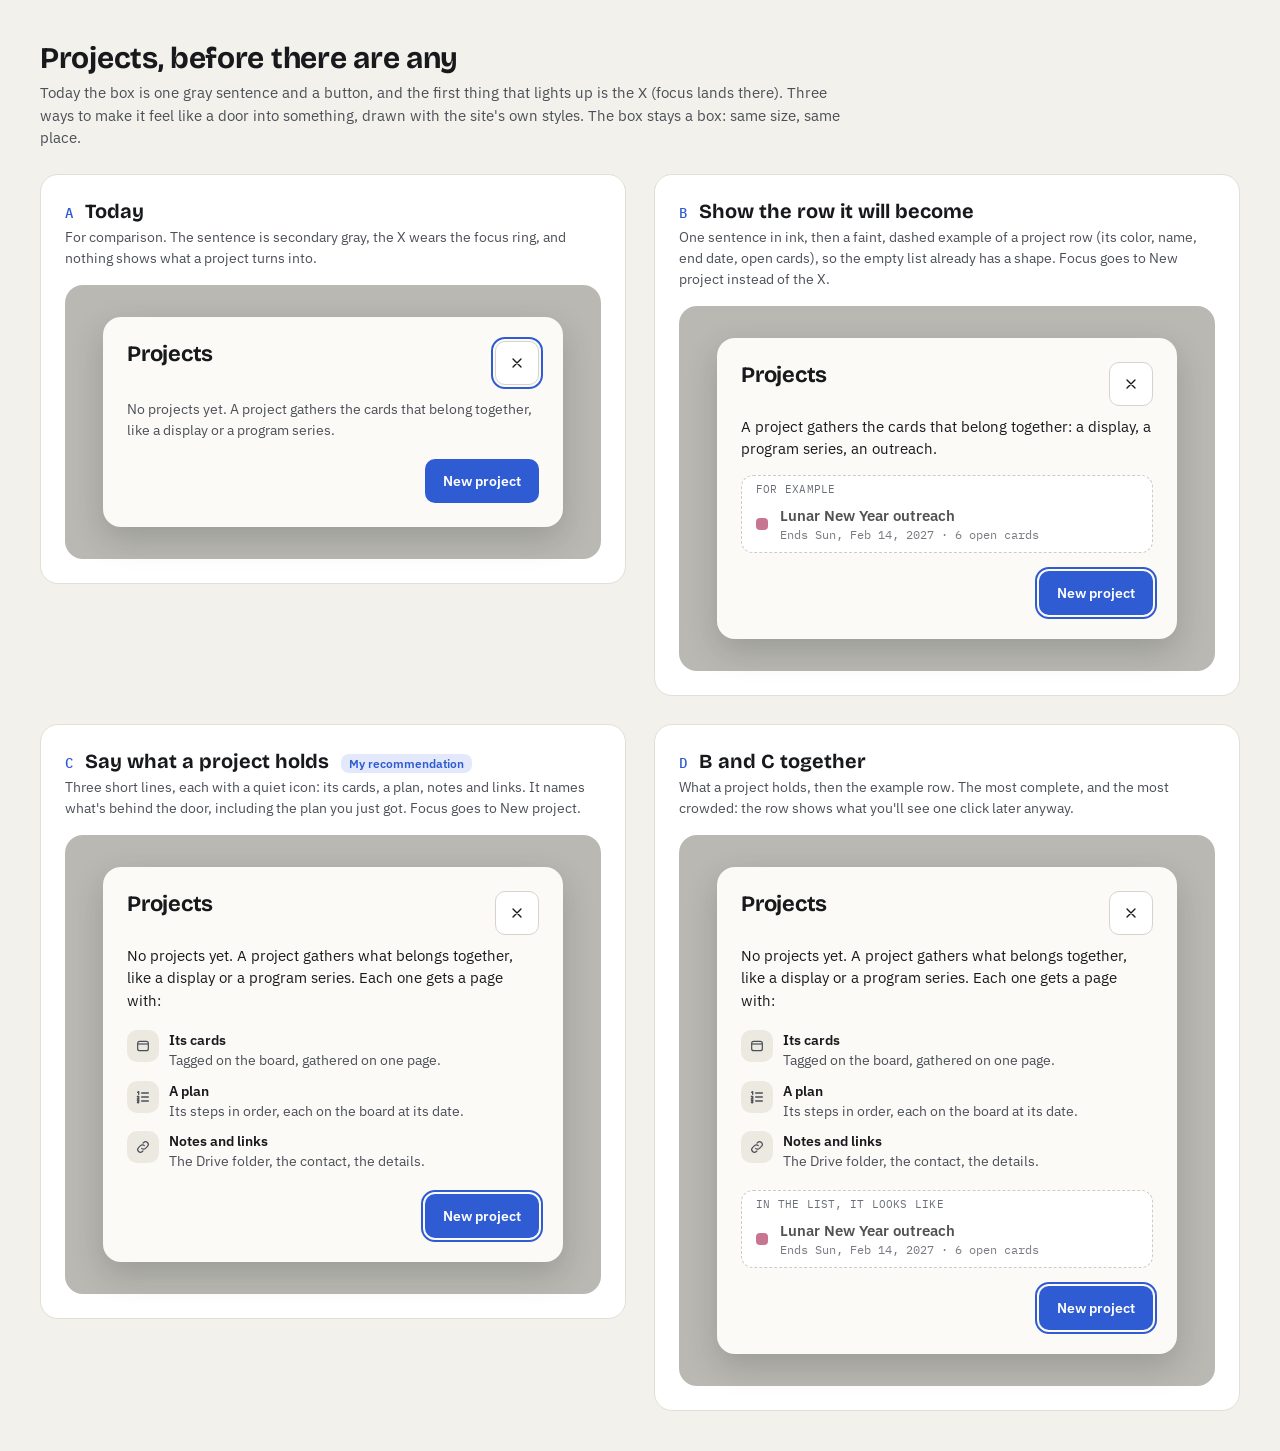
<file: design/projects-empty/preview.html>
<!doctype html>
<html lang="en">
<head>
<meta charset="utf-8">
<meta name="viewport" content="width=device-width, initial-scale=1">
<title>Horizon empty Projects</title>
<link rel="preconnect" href="https://fonts.googleapis.com">
<link rel="preconnect" href="https://fonts.gstatic.com" crossorigin>
<link href="https://fonts.googleapis.com/css2?family=Bricolage+Grotesque:opsz,wght@12..96,700&amp;family=IBM+Plex+Mono:wght@400;500&amp;family=IBM+Plex+Sans:wght@400;500;600&amp;display=swap" rel="stylesheet">
<!-- The site's own styles; only the new pieces are drawn here. -->
<link rel="stylesheet" href="../../css/horizon.css">
<style>
  body { padding: 40px; }
  .sheet { max-width: 1340px; margin: 0 auto; }
  h1 { font-family: var(--font-display); font-size: 30px; margin: 0 0 6px; letter-spacing: -0.01em; }
  .lead { color: var(--ink-secondary); margin: 0 0 24px; max-width: 800px; font-size: 15px; line-height: 1.5; }
  .row { display: flex; flex-wrap: wrap; gap: 28px; align-items: flex-start; }
  .option { flex: 1 1 520px; max-width: 640px; background: var(--surface); border: 1px solid var(--border-soft); border-radius: var(--radius-panel); padding: 24px; }
  .option-head { display: flex; align-items: baseline; gap: 12px; margin-bottom: 4px; }
  .letter { font-family: var(--font-mono); color: var(--accent); font-size: 14px; font-weight: 500; }
  .name { font-family: var(--font-display); font-size: 20px; margin: 0; }
  .pick { font-size: 12px; font-weight: 600; color: var(--accent); background: var(--progress-tint); padding: 2px 8px; border-radius: 8px; }
  .why { color: var(--ink-secondary); margin: 0 0 16px; font-size: 14px; line-height: 1.5; }
  .backdrop { background: #B9B8B2; border-radius: var(--radius-panel); padding: 32px 20px; display: flex; justify-content: center; }
  .mock { width: 460px; max-width: 100%; position: static; display: block; }
  .mock .icon-button:focus { outline: none; }

  /* ---------- New ---------- */
  .pe-lead { margin: -4px 0 0; font-size: 15px; line-height: 1.5; color: var(--ink); }
  /* B: a row as it will look, drawn faintly, labeled as an example. */
  .ghost { border: 1px dashed var(--hard-outline); border-radius: var(--radius-card); background: var(--surface); overflow: hidden; }
  .ghost .project-row { pointer-events: none; opacity: 0.75; }
  .ghost-tag { display: block; padding: 6px 14px 0; font-family: var(--font-mono); font-size: 11px; color: var(--ink-placeholder); letter-spacing: 0.02em; }
  /* C: what a project holds, a line each. */
  .holds { list-style: none; margin: 0; padding: 4px 0; display: flex; flex-direction: column; gap: 10px; }
  .holds li { display: grid; grid-template-columns: 32px minmax(0, 1fr); gap: 10px; align-items: start; font-size: 14px; line-height: 1.45; color: var(--ink-secondary); }
  .holds b { display: block; font-weight: 600; color: var(--ink); }
  .holds .ic { width: 32px; height: 32px; border-radius: 10px; display: flex; align-items: center; justify-content: center; background: var(--strip-day); color: var(--ink-secondary); }
  .foot-left { justify-content: flex-start; }
</style>
</head>
<body>
<div class="sheet">
  <h1>Projects, before there are any</h1>
  <p class="lead">Today the box is one gray sentence and a button, and the first thing that lights up is the X (focus lands there). Three ways to make it feel like a door into something, drawn with the site's own styles. The box stays a box: same size, same place.</p>

  <div class="row">
    <section class="option">
      <div class="option-head"><span class="letter">A</span><h2 class="name">Today</h2></div>
      <p class="why">For comparison. The sentence is secondary gray, the X wears the focus ring, and nothing shows what a project turns into.</p>
      <div class="backdrop"><div class="small-dialog projects-dialog mock"><div class="small-panel">
        <div class="settings-head"><h2 class="panel-title">Projects</h2><button type="button" class="icon-button" style="outline:2px solid var(--accent);outline-offset:2px" aria-label="Close"><svg width="16" height="16" viewBox="0 0 24 24" fill="none" stroke="currentColor" stroke-width="2" stroke-linecap="round"><path d="M6 6l12 12M18 6L6 18"></path></svg></button></div>
        <p class="projects-empty">No projects yet. A project gathers the cards that belong together, like a display or a program series.</p>
        <div class="small-foot"><button type="button" class="button button-primary">New project</button></div>
      </div></div></div>
    </section>

    <section class="option">
      <div class="option-head"><span class="letter">B</span><h2 class="name">Show the row it will become</h2></div>
      <p class="why">One sentence in ink, then a faint, dashed example of a project row (its color, name, end date, open cards), so the empty list already has a shape. Focus goes to New project instead of the X.</p>
      <div class="backdrop"><div class="small-dialog projects-dialog mock"><div class="small-panel">
        <div class="settings-head"><h2 class="panel-title">Projects</h2><button type="button" class="icon-button" aria-label="Close"><svg width="16" height="16" viewBox="0 0 24 24" fill="none" stroke="currentColor" stroke-width="2" stroke-linecap="round"><path d="M6 6l12 12M18 6L6 18"></path></svg></button></div>
        <p class="pe-lead">A project gathers the cards that belong together: a display, a program series, an outreach.</p>
        <div class="ghost" aria-hidden="true"><span class="ghost-tag">FOR EXAMPLE</span>
          <span class="project-row"><span class="project-swatch" style="background:#B5476B"></span><span class="project-row-text"><span class="project-row-name">Lunar New Year outreach</span><span class="project-row-line">Ends Sun, Feb 14, 2027 · 6 open cards</span></span></span></div>
        <div class="small-foot"><button type="button" class="button button-primary" style="outline:2px solid var(--accent);outline-offset:2px">New project</button></div>
      </div></div></div>
    </section>

    <section class="option">
      <div class="option-head"><span class="letter">C</span><h2 class="name">Say what a project holds</h2><span class="pick">My recommendation</span></div>
      <p class="why">Three short lines, each with a quiet icon: its cards, a plan, notes and links. It names what's behind the door, including the plan you just got. Focus goes to New project.</p>
      <div class="backdrop"><div class="small-dialog projects-dialog mock"><div class="small-panel">
        <div class="settings-head"><h2 class="panel-title">Projects</h2><button type="button" class="icon-button" aria-label="Close"><svg width="16" height="16" viewBox="0 0 24 24" fill="none" stroke="currentColor" stroke-width="2" stroke-linecap="round"><path d="M6 6l12 12M18 6L6 18"></path></svg></button></div>
        <p class="pe-lead">No projects yet. A project gathers what belongs together, like a display or a program series. Each one gets a page with:</p>
        <ul class="holds">
          <li><span class="ic"><svg width="16" height="16" viewBox="0 0 24 24" fill="none" stroke="currentColor" stroke-width="1.8" stroke-linejoin="round"><rect x="4" y="5" width="16" height="14" rx="3"></rect><path d="M4 9h16"></path></svg></span><span><b>Its cards</b>Tagged on the board, gathered on one page.</span></li>
          <li><span class="ic"><svg width="16" height="16" viewBox="0 0 24 24" fill="none" stroke="currentColor" stroke-width="2" stroke-linecap="round" stroke-linejoin="round"><path d="M10 6h10M10 12h10M10 18h10"></path><path d="M4 5l1.5-1v4"></path><path d="M3.5 11.5a1.3 1.3 0 0 1 2.4.6c0 .9-2.4 1.9-2.4 2.9h2.5"></path><path d="M3.6 17.2h2.2l-1.2 1.4a1.1 1.1 0 1 1-1 1.6"></path></svg></span><span><b>A plan</b>Its steps in order, each on the board at its date.</span></li>
          <li><span class="ic"><svg width="16" height="16" viewBox="0 0 24 24" fill="none" stroke="currentColor" stroke-width="1.8" stroke-linecap="round" stroke-linejoin="round"><path d="M10 14a4 4 0 0 0 5.7 0l3-3a4 4 0 0 0-5.7-5.7l-1 1"></path><path d="M14 10a4 4 0 0 0-5.7 0l-3 3a4 4 0 0 0 5.7 5.7l1-1"></path></svg></span><span><b>Notes and links</b>The Drive folder, the contact, the details.</span></li>
        </ul>
        <div class="small-foot"><button type="button" class="button button-primary" style="outline:2px solid var(--accent);outline-offset:2px">New project</button></div>
      </div></div></div>
    </section>

    <section class="option">
      <div class="option-head"><span class="letter">D</span><h2 class="name">B and C together</h2></div>
      <p class="why">What a project holds, then the example row. The most complete, and the most crowded: the row shows what you'll see one click later anyway.</p>
      <div class="backdrop"><div class="small-dialog projects-dialog mock"><div class="small-panel">
        <div class="settings-head"><h2 class="panel-title">Projects</h2><button type="button" class="icon-button" aria-label="Close"><svg width="16" height="16" viewBox="0 0 24 24" fill="none" stroke="currentColor" stroke-width="2" stroke-linecap="round"><path d="M6 6l12 12M18 6L6 18"></path></svg></button></div>
        <p class="pe-lead">No projects yet. A project gathers what belongs together, like a display or a program series. Each one gets a page with:</p>
        <ul class="holds">
          <li><span class="ic"><svg width="16" height="16" viewBox="0 0 24 24" fill="none" stroke="currentColor" stroke-width="1.8" stroke-linejoin="round"><rect x="4" y="5" width="16" height="14" rx="3"></rect><path d="M4 9h16"></path></svg></span><span><b>Its cards</b>Tagged on the board, gathered on one page.</span></li>
          <li><span class="ic"><svg width="16" height="16" viewBox="0 0 24 24" fill="none" stroke="currentColor" stroke-width="2" stroke-linecap="round" stroke-linejoin="round"><path d="M10 6h10M10 12h10M10 18h10"></path><path d="M4 5l1.5-1v4"></path><path d="M3.5 11.5a1.3 1.3 0 0 1 2.4.6c0 .9-2.4 1.9-2.4 2.9h2.5"></path><path d="M3.6 17.2h2.2l-1.2 1.4a1.1 1.1 0 1 1-1 1.6"></path></svg></span><span><b>A plan</b>Its steps in order, each on the board at its date.</span></li>
          <li><span class="ic"><svg width="16" height="16" viewBox="0 0 24 24" fill="none" stroke="currentColor" stroke-width="1.8" stroke-linecap="round" stroke-linejoin="round"><path d="M10 14a4 4 0 0 0 5.7 0l3-3a4 4 0 0 0-5.7-5.7l-1 1"></path><path d="M14 10a4 4 0 0 0-5.7 0l-3 3a4 4 0 0 0 5.7 5.7l1-1"></path></svg></span><span><b>Notes and links</b>The Drive folder, the contact, the details.</span></li>
        </ul>
        <div class="ghost" aria-hidden="true"><span class="ghost-tag">IN THE LIST, IT LOOKS LIKE</span>
          <span class="project-row"><span class="project-swatch" style="background:#B5476B"></span><span class="project-row-text"><span class="project-row-name">Lunar New Year outreach</span><span class="project-row-line">Ends Sun, Feb 14, 2027 · 6 open cards</span></span></span></div>
        <div class="small-foot"><button type="button" class="button button-primary" style="outline:2px solid var(--accent);outline-offset:2px">New project</button></div>
      </div></div></div>
    </section>
  </div>
</div>
</body>
</html>
</file>
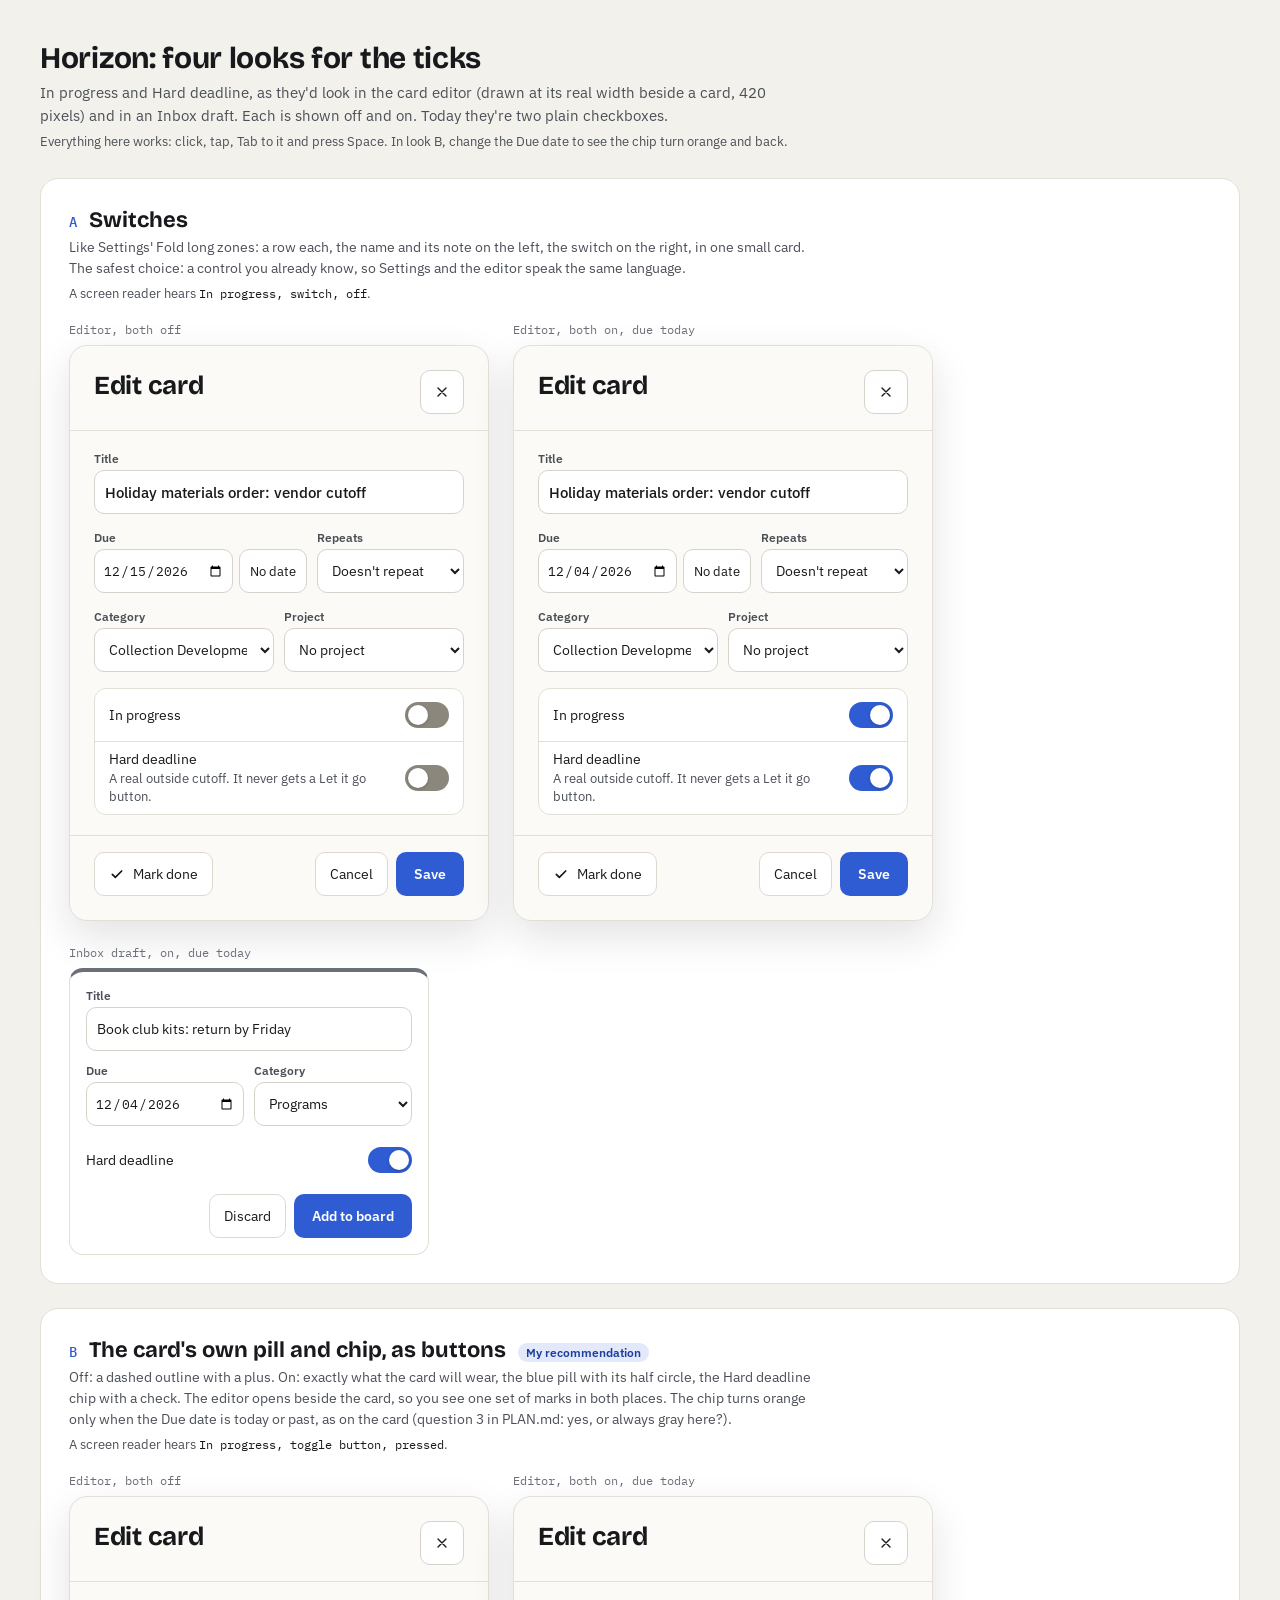
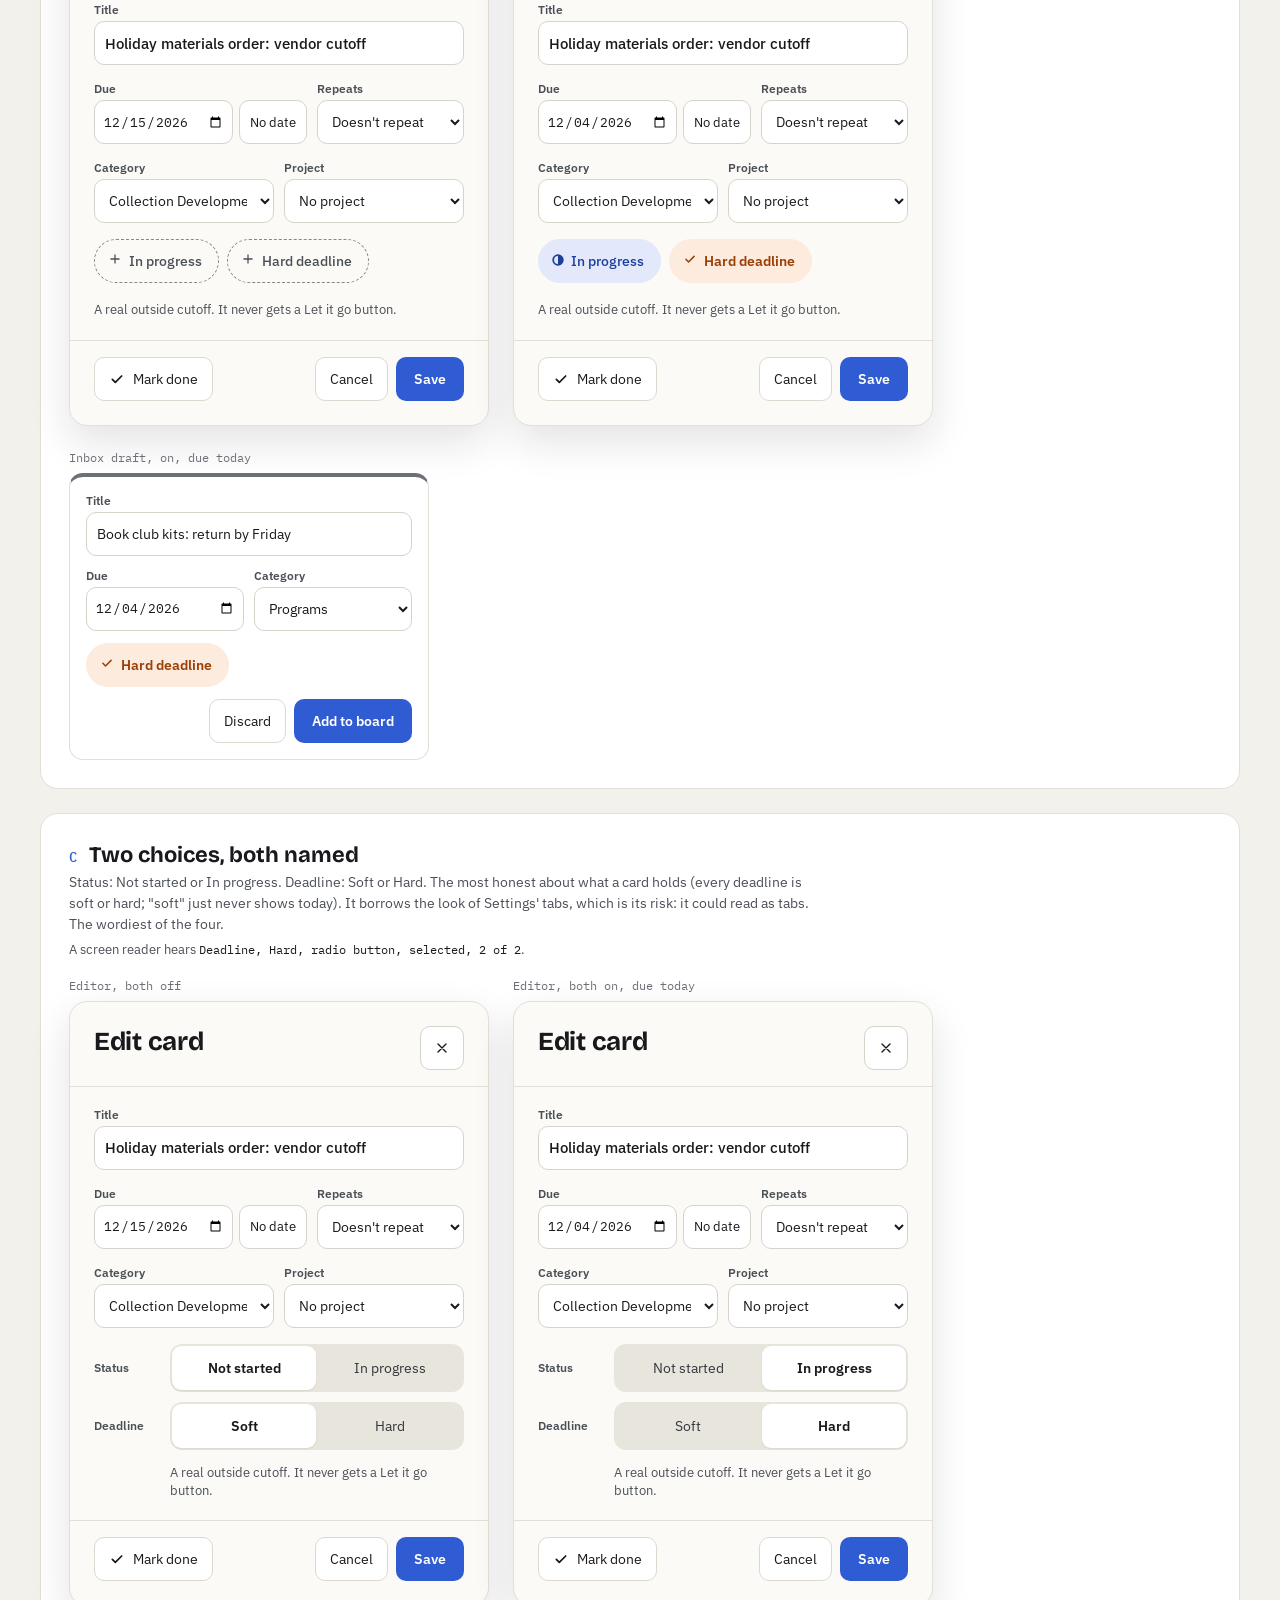
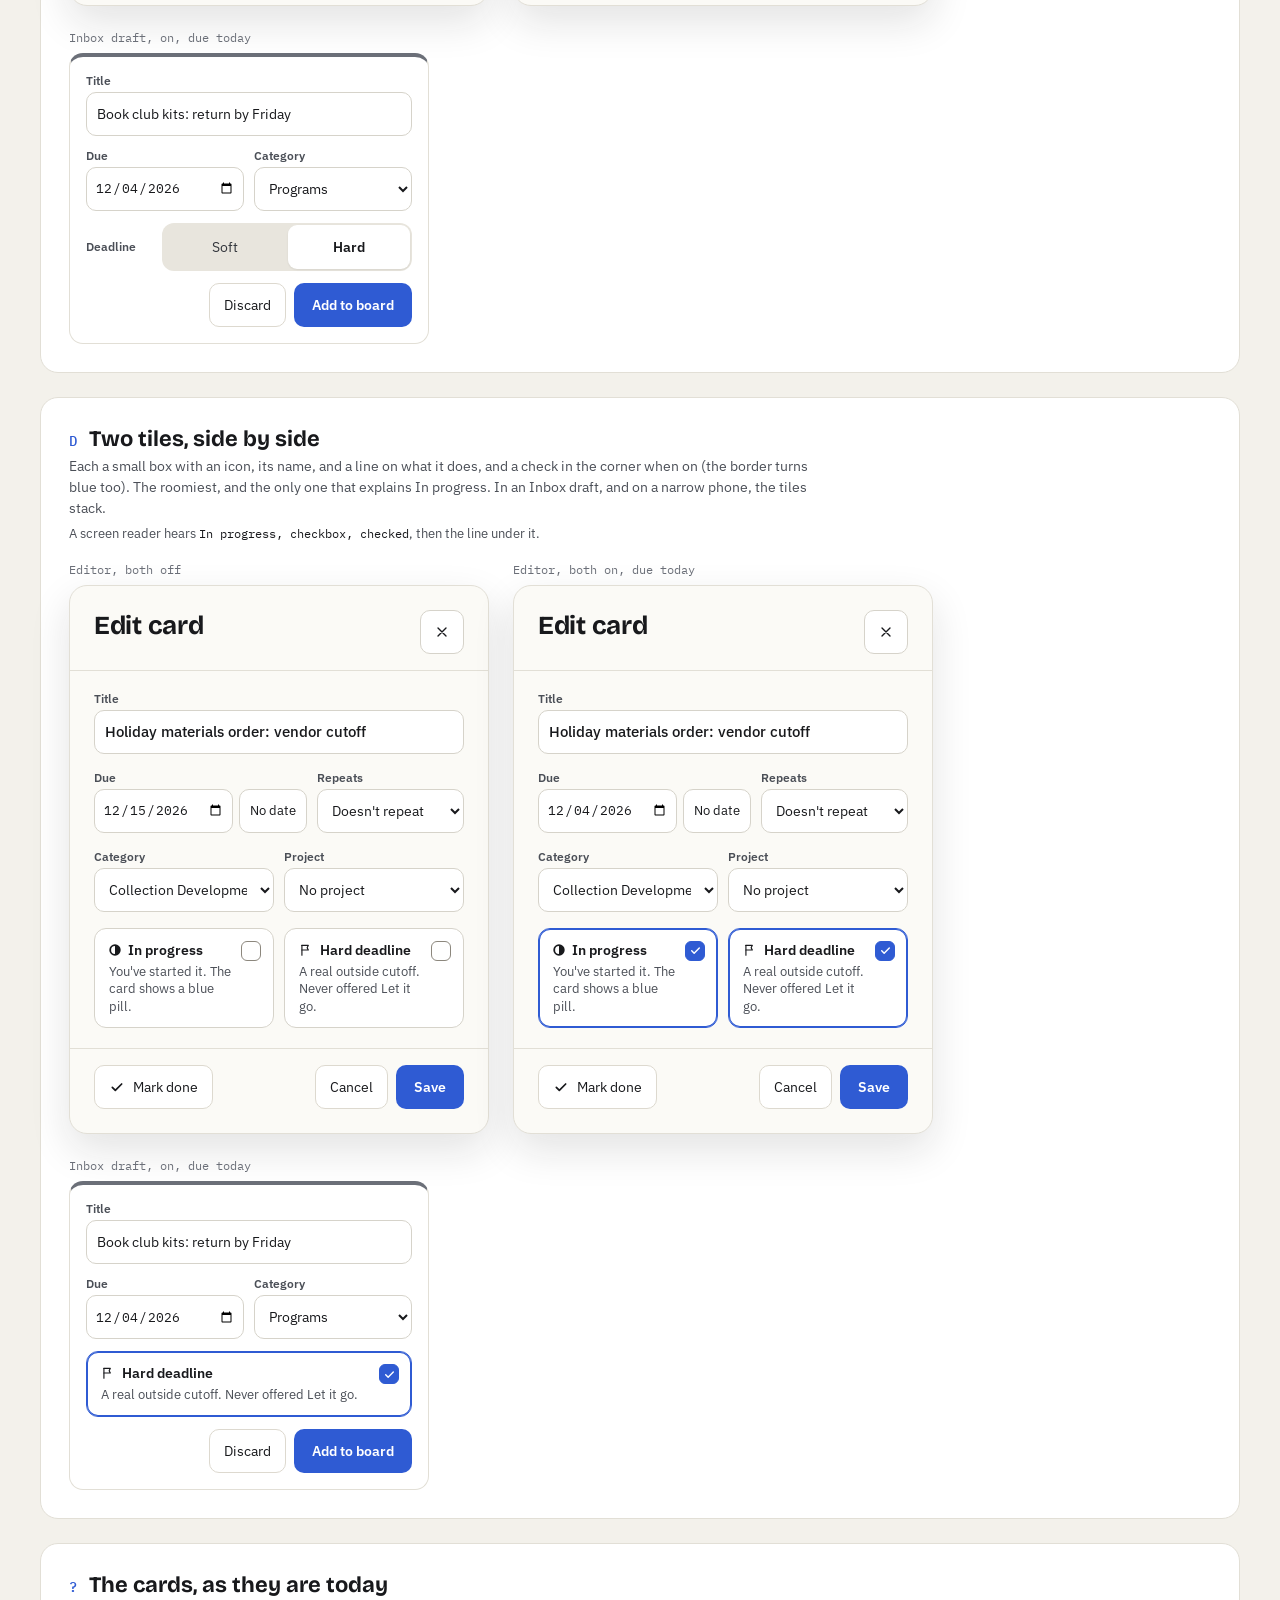
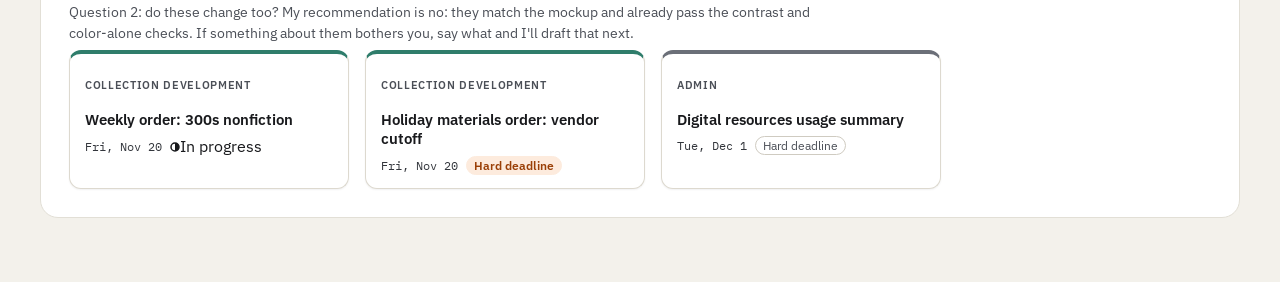
<file: design/ticks-options/preview.html>
<!doctype html>
<html lang="en">
<head>
<meta charset="utf-8">
<meta name="viewport" content="width=device-width, initial-scale=1">
<title>Horizon tick options</title>
<link rel="preconnect" href="https://fonts.googleapis.com">
<link rel="preconnect" href="https://fonts.gstatic.com" crossorigin>
<link href="https://fonts.googleapis.com/css2?family=Bricolage+Grotesque:opsz,wght@12..96,700&amp;family=IBM+Plex+Mono:wght@400;500&amp;family=IBM+Plex+Sans:wght@400;500;600&amp;display=swap" rel="stylesheet">
<!-- The site's own styles, so the fields, buttons, switch, and cards around
     the ticks look exactly as they do in Horizon. -->
<link rel="stylesheet" href="../../css/horizon.css">
<style>
  body { padding: 40px; }
  .sheet { max-width: 1340px; margin: 0 auto; }
  h1 { font-family: var(--font-display); font-size: 30px; margin: 0 0 6px; letter-spacing: -0.01em; }
  .lead { color: var(--ink-secondary); margin: 0 0 6px; max-width: 760px; font-size: 15px; line-height: 1.5; }
  .how { color: var(--ink-secondary); margin: 0 0 28px; font-size: 13px; }

  .option { background: var(--surface); border: 1px solid var(--border-soft); border-radius: var(--radius-panel); padding: 28px; margin-bottom: 24px; }
  .option-head { display: flex; align-items: baseline; gap: 12px; margin-bottom: 4px; }
  .letter { font-family: var(--font-mono); color: var(--accent); font-size: 14px; font-weight: 500; }
  .name { font-family: var(--font-display); font-size: 22px; margin: 0; }
  .pick { font-size: 12px; font-weight: 600; color: var(--accent-dark); background: var(--progress-tint); padding: 2px 8px; border-radius: 10px; }
  .why { color: var(--ink-secondary); margin: 0 0 6px; max-width: 760px; font-size: 14px; line-height: 1.5; }
  .sr { color: var(--ink-secondary); margin: 0 0 20px; font-size: 13px; }
  .sr code { color: var(--ink); }
  .stage { display: flex; flex-wrap: wrap; gap: 24px; align-items: flex-start; }
  .stage > div { min-width: 0; max-width: 100%; }
  .caption { font-family: var(--font-mono); font-size: 12px; color: var(--ink-placeholder); margin: 0 0 8px; }

  /* The editor as it opens beside a card: 420 wide. */
  .mock-panel { width: 420px; max-width: 100%; background: var(--surface-soft); border: 1px solid var(--border-soft); border-radius: var(--radius-panel); box-shadow: 0 16px 40px rgba(24, 25, 28, 0.12); overflow: hidden; }
  .mock-panel .panel-body { overflow: visible; }
  .mock-draft { width: 360px; max-width: 100%; }
  .mock-draft .inbox-item { border-radius: 14px; }

  /* ---------- A. Switches ---------- */
  .a-list { background: var(--surface); border: 1px solid var(--border-soft); border-radius: var(--radius-card); }
  .a-row { display: grid; grid-template-columns: minmax(0, 1fr) auto; align-items: center; gap: 12px; min-height: 52px; padding: 8px 14px; font-size: 14px; color: var(--ink); cursor: pointer; }
  .a-row + .a-row { border-top: 1px solid var(--border-soft); }
  .a-sub { display: block; margin-top: 2px; font-size: 13px; line-height: 1.4; color: var(--ink-secondary); }
  .a-draft { background: transparent; border: none; }
  .a-draft .a-row { padding: 0; min-height: 44px; }

  /* ---------- B. The card's pill and chip, as buttons ---------- */
  .b-chips { display: flex; flex-wrap: wrap; gap: 8px; }
  .b-chip { appearance: none; display: inline-flex; align-items: center; gap: 7px; min-height: 44px; padding: 0 16px 0 13px; border: 1.5px dashed #8C877D; border-radius: 22px; background: transparent; color: var(--ink-secondary); font: inherit; font-size: 14px; font-weight: 500; cursor: pointer; }
  .b-chip:hover { background: var(--surface); color: var(--ink); }
  .b-chip:focus-visible { outline: 2px solid var(--accent); outline-offset: 2px; }
  .b-chip .b-on { display: none; }
  .b-chip[aria-pressed="true"] .b-off { display: none; }
  .b-chip[aria-pressed="true"] .b-on { display: inline; }
  .b-chip.is-progress[aria-pressed="true"] { border: 1.5px solid var(--progress-tint); background: var(--progress-tint); color: var(--accent-dark); }
  .b-chip.is-hard[aria-pressed="true"] { border: 1.5px solid var(--hard-outline); background: var(--surface); color: var(--ink-secondary); }
  .b-chip.is-hard.is-due[aria-pressed="true"] { border-color: var(--hard-tint); background: var(--hard-tint); color: var(--hard-ink); font-weight: 600; }
  .b-note { margin: 2px 0 0; font-size: 13px; line-height: 1.4; color: var(--ink-secondary); }

  /* ---------- C. Two choices, both named ---------- */
  .c-lines { display: flex; flex-direction: column; gap: 10px; }
  .c-line { display: grid; grid-template-columns: 64px minmax(0, 1fr); align-items: center; gap: 12px; border: none; margin: 0; padding: 0; min-width: 0; }
  .c-line legend { float: left; padding: 0; font-size: 12px; font-weight: 600; color: var(--ink-secondary); }
  .c-seg { display: flex; gap: 2px; padding: 2px; background: #E8E5DD; border-radius: var(--radius-card); }
  .c-seg label { flex: 1 1 0; min-width: 0; position: relative; display: flex; align-items: center; justify-content: center; gap: 6px; min-height: 44px; padding: 0 8px; border-radius: 9px; font-size: 14px; color: var(--ink-date); cursor: pointer; white-space: nowrap; }
  .c-seg input { position: absolute; opacity: 0; width: 1px; height: 1px; }
  .c-seg label:has(input:checked) { background: var(--surface); color: var(--ink); font-weight: 600; box-shadow: 0 1px 2px rgba(24, 25, 28, 0.08); }
  .c-seg label:has(input:focus-visible) { outline: 2px solid var(--accent); outline-offset: 1px; }
  .c-note { margin: -2px 0 0 76px; font-size: 13px; line-height: 1.4; color: var(--ink-secondary); }

  /* ---------- D. Two tiles ---------- */
  .d-tiles { display: grid; grid-template-columns: repeat(2, minmax(0, 1fr)); gap: 10px; }
  .d-tile { position: relative; display: flex; flex-direction: column; gap: 4px; min-height: 44px; padding: 12px 40px 12px 14px; background: var(--surface); border: 1px solid var(--field-border); border-radius: var(--radius-card); cursor: pointer; }
  .d-tile input { position: absolute; opacity: 0; width: 1px; height: 1px; }
  .d-title { display: flex; align-items: center; gap: 7px; font-size: 14px; font-weight: 600; color: var(--ink); }
  .d-desc { font-size: 12.5px; line-height: 1.4; color: var(--ink-secondary); }
  .d-box { position: absolute; top: 12px; right: 12px; width: 20px; height: 20px; border: 1.5px solid #8C877D; border-radius: 6px; background: var(--surface); display: flex; align-items: center; justify-content: center; color: #FFFFFF; }
  .d-box svg { display: none; }
  .d-tile:has(input:checked) { border-color: var(--accent); box-shadow: inset 0 0 0 1px var(--accent); }
  .d-tile:has(input:checked) .d-box { background: var(--accent); border-color: var(--accent); }
  .d-tile:has(input:checked) .d-box svg { display: block; }
  .d-tile:has(input:focus-visible) { outline: 2px solid var(--accent); outline-offset: 2px; }
  .d-draft .d-tiles { grid-template-columns: minmax(0, 1fr); }

  /* ---------- The cards, as they are today ---------- */
  .cards-row { display: grid; grid-template-columns: repeat(3, minmax(0, 280px)); gap: 16px; }
  .cards-row .card { cursor: default; }

  @media (max-width: 600px) {
    body { padding: 20px 16px; }
    .option { padding: 18px 16px; }
    h1 { font-size: 24px; }
    .cards-row { grid-template-columns: minmax(0, 1fr); }
  }
  @media (max-width: 420px) {
    .d-tiles { grid-template-columns: minmax(0, 1fr); }
    .mock-panel .panel-body { padding: 16px; }
    .mock-panel .panel-head, .mock-panel .panel-foot { padding-left: 16px; padding-right: 16px; }
  }
</style>
</head>
<body>
<div class="sheet">
  <h1>Horizon: four looks for the ticks</h1>
  <p class="lead">In progress and Hard deadline, as they'd look in the card editor (drawn at its real width beside a card, 420 pixels) and in an Inbox draft. Each is shown off and on. Today they're two plain checkboxes.</p>
  <p class="how">Everything here works: click, tap, Tab to it and press Space. In look B, change the Due date to see the chip turn orange and back.</p>

  <section class="option" data-option="A">
    <div class="option-head"><span class="letter">A</span><h2 class="name">Switches</h2></div>
    <p class="why">Like Settings' Fold long zones: a row each, the name and its note on the left, the switch on the right, in one small card. The safest choice: a control you already know, so Settings and the editor speak the same language.</p>
    <p class="sr">A screen reader hears <code>In progress, switch, off</code>.</p>
    <div class="stage"></div>
  </section>

  <section class="option" data-option="B">
    <div class="option-head"><span class="letter">B</span><h2 class="name">The card's own pill and chip, as buttons</h2><span class="pick">My recommendation</span></div>
    <p class="why">Off: a dashed outline with a plus. On: exactly what the card will wear, the blue pill with its half circle, the Hard deadline chip with a check. The editor opens beside the card, so you see one set of marks in both places. The chip turns orange only when the Due date is today or past, as on the card (question 3 in PLAN.md: yes, or always gray here?).</p>
    <p class="sr">A screen reader hears <code>In progress, toggle button, pressed</code>.</p>
    <div class="stage"></div>
  </section>

  <section class="option" data-option="C">
    <div class="option-head"><span class="letter">C</span><h2 class="name">Two choices, both named</h2></div>
    <p class="why">Status: Not started or In progress. Deadline: Soft or Hard. The most honest about what a card holds (every deadline is soft or hard; "soft" just never shows today). It borrows the look of Settings' tabs, which is its risk: it could read as tabs. The wordiest of the four.</p>
    <p class="sr">A screen reader hears <code>Deadline, Hard, radio button, selected, 2 of 2</code>.</p>
    <div class="stage"></div>
  </section>

  <section class="option" data-option="D">
    <div class="option-head"><span class="letter">D</span><h2 class="name">Two tiles, side by side</h2></div>
    <p class="why">Each a small box with an icon, its name, and a line on what it does, and a check in the corner when on (the border turns blue too). The roomiest, and the only one that explains In progress. In an Inbox draft, and on a narrow phone, the tiles stack.</p>
    <p class="sr">A screen reader hears <code>In progress, checkbox, checked</code>, then the line under it.</p>
    <div class="stage"></div>
  </section>

  <section class="option">
    <div class="option-head"><span class="letter">?</span><h2 class="name">The cards, as they are today</h2></div>
    <p class="why">Question 2: do these change too? My recommendation is no: they match the mockup and already pass the contrast and color-alone checks. If something about them bothers you, say what and I'll draft that next.</p>
    <div class="cards-row" aria-label="Three cards as they look today">
      <article class="card" style="--band:#2F7D6B">
        <p class="card-category">Collection Development</p>
        <h3 class="card-title">Weekly order: 300s nonfiction</h3>
        <div class="card-meta"><span class="card-date">Fri, Nov 20</span><span class="card-progress"><svg width="10" height="10" viewBox="0 0 10 10" aria-hidden="true"><circle cx="5" cy="5" r="4" fill="none" stroke="currentColor" stroke-width="1.5"></circle><path d="M5 1 A4 4 0 0 1 5 9 Z" fill="currentColor"></path></svg>In progress</span></div>
      </article>
      <article class="card" style="--band:#2F7D6B">
        <p class="card-category">Collection Development</p>
        <h3 class="card-title">Holiday materials order: vendor cutoff</h3>
        <div class="card-meta"><span class="card-date">Fri, Nov 20</span><span class="card-hard is-due">Hard deadline</span></div>
      </article>
      <article class="card" style="--band:#6B6F78">
        <p class="card-category">Admin</p>
        <h3 class="card-title">Digital resources usage summary</h3>
        <div class="card-meta"><span class="card-date">Tue, Dec 1</span><span class="card-hard">Hard deadline</span></div>
      </article>
    </div>
  </section>
</div>

<script>
  // Builds each look's three examples: the editor off, the editor on, and an
  // Inbox draft. Only a drawing: nothing is saved anywhere.
  const pad = (n) => String(n).padStart(2, '0');
  const iso = (d) => `${d.getFullYear()}-${pad(d.getMonth() + 1)}-${pad(d.getDate())}`;
  const now = new Date();
  const TODAY = iso(now);
  const LATER = iso(new Date(now.getFullYear(), now.getMonth(), now.getDate() + 11));
  const HARD_NOTE = 'A real outside cutoff. It never gets a Let it go button.';
  const HALF = '<svg width="12" height="12" viewBox="0 0 10 10" aria-hidden="true"><circle cx="5" cy="5" r="4" fill="none" stroke="currentColor" stroke-width="1.5"></circle><path d="M5 1 A4 4 0 0 1 5 9 Z" fill="currentColor"></path></svg>';
  const PLUS = '<svg width="14" height="14" viewBox="0 0 24 24" fill="none" stroke="currentColor" stroke-width="2.2" stroke-linecap="round" aria-hidden="true"><path d="M12 5v14M5 12h14"></path></svg>';
  const CHECK = (s = 14) => `<svg width="${s}" height="${s}" viewBox="0 0 24 24" fill="none" stroke="currentColor" stroke-width="2.6" stroke-linecap="round" stroke-linejoin="round" aria-hidden="true"><path d="M5 12.5l4.5 4.5L19 7.5"></path></svg>`;
  const FLAG = '<svg width="14" height="14" viewBox="0 0 24 24" fill="none" stroke="currentColor" stroke-width="2" stroke-linecap="round" stroke-linejoin="round" aria-hidden="true"><path d="M5 21V4"></path><path d="M5 4h11l-2 4 2 4H5"></path></svg>';
  let uid = 0;

  function ticks(option, on, { draft = false } = {}) {
    const id = `t${++uid}`;
    const p = on ? ' checked' : '';
    if (option === 'A') {
      const progress = draft ? '' : `<label class="a-row"><span>In progress</span><input type="checkbox" role="switch" class="settings-switch"${p}></label>`;
      return `<div class="a-list${draft ? ' a-draft' : ''}">${progress}
        <label class="a-row"><span>Hard deadline${draft ? '' : `<span class="a-sub" id="${id}-n">${HARD_NOTE}</span>`}</span><input type="checkbox" role="switch" class="settings-switch"${p}${draft ? '' : ` aria-describedby="${id}-n"`}></label></div>`;
    }
    if (option === 'B') {
      const pressed = on ? 'true' : 'false';
      const progress = draft ? '' : `<button type="button" class="b-chip is-progress" aria-pressed="${pressed}"><span class="b-off">${PLUS}</span><span class="b-on">${HALF}</span>In progress</button>`;
      return `<div class="b-chips">${progress}<button type="button" class="b-chip is-hard" aria-pressed="${pressed}"${draft ? '' : ` aria-describedby="${id}-n"`}><span class="b-off">${PLUS}</span><span class="b-on">${CHECK()}</span>Hard deadline</button></div>${draft ? '' : `<p class="b-note" id="${id}-n">${HARD_NOTE}</p>`}`;
    }
    if (option === 'C') {
      const seg = (legend, a, b) => `<fieldset class="c-line"><legend>${legend}</legend><div class="c-seg">
        <label><input type="radio" name="${id}-${legend}"${on ? '' : ' checked'}>${a}</label>
        <label><input type="radio" name="${id}-${legend}"${on ? ' checked' : ''}>${b}</label></div></fieldset>`;
      return `<div class="c-lines">${draft ? '' : seg('Status', 'Not started', 'In progress')}${seg('Deadline', 'Soft', 'Hard')}</div>${draft ? '' : `<p class="c-note">${HARD_NOTE}</p>`}`;
    }
    // D
    const tile = (icon, title, desc) => `<label class="d-tile"><input type="checkbox"${p} aria-describedby="${id}-${title.length}">
      <span class="d-title">${icon}${title}</span><span class="d-desc" id="${id}-${title.length}">${desc}</span>
      <span class="d-box" aria-hidden="true">${CHECK(13)}</span></label>`;
    return `<div class="${draft ? 'd-draft' : ''}"><div class="d-tiles">
      ${draft ? '' : tile(HALF, 'In progress', "You've started it. The card shows a blue pill.")}
      ${tile(FLAG, 'Hard deadline', 'A real outside cutoff. Never offered Let it go.')}</div></div>`;
  }

  function editor(option, on) {
    return `<div><p class="caption">Editor, ${on ? 'both on, due today' : 'both off'}</p>
    <div class="mock-panel">
      <div class="panel-head"><h3 class="panel-title">Edit card</h3>
        <button type="button" class="icon-button" aria-label="Close (drawing only)"><svg width="16" height="16" viewBox="0 0 24 24" fill="none" stroke="currentColor" stroke-width="2" stroke-linecap="round" aria-hidden="true"><path d="M6 6l12 12M18 6L6 18"></path></svg></button></div>
      <div class="panel-body">
        <label class="field">Title<input type="text" class="field-input field-title" value="Holiday materials order: vendor cutoff"></label>
        <div class="field-row field-row-time">
          <div class="field"><span>Due</span><div class="field-due"><input type="date" class="field-input field-date" value="${on ? TODAY : LATER}" aria-label="Due"><button type="button" class="button button-small">No date</button></div></div>
          <label class="field">Repeats<select class="field-input"><option>Doesn't repeat</option></select></label>
        </div>
        <div class="field-row">
          <label class="field">Category<select class="field-input"><option>Collection Development</option></select></label>
          <label class="field">Project<select class="field-input"><option>No project</option></select></label>
        </div>
        ${ticks(option, on)}
      </div>
      <div class="panel-foot">
        <button type="button" class="button">${CHECK(16)} Mark done</button>
        <div class="panel-foot-end"><button type="button" class="button">Cancel</button><button type="button" class="button button-primary">Save</button></div>
      </div>
    </div></div>`;
  }

  function draft(option) {
    return `<div class="mock-draft"><p class="caption">Inbox draft, on, due today</p>
      <div class="inbox-item">
        <label class="field">Title<input type="text" class="field-input" value="Book club kits: return by Friday"></label>
        <div class="field-row">
          <label class="field">Due<input type="date" class="field-input field-date" value="${TODAY}"></label>
          <label class="field">Category<select class="field-input"><option>Programs</option></select></label>
        </div>
        ${ticks(option, true, { draft: true })}
        <div class="inbox-foot" style="display:flex;justify-content:flex-end;gap:8px"><button type="button" class="button">Discard</button><button type="button" class="button button-primary">Add to board</button></div>
      </div></div>`;
  }

  document.querySelectorAll('.option[data-option]').forEach((section) => {
    const o = section.dataset.option;
    section.querySelector('.stage').innerHTML = editor(o, false) + editor(o, true) + draft(o);
  });

  // B: the buttons toggle, and the Hard deadline chip is orange only while
  // its box's Due date is today or past.
  function refreshDue(box) {
    const due = box.querySelector('input[type="date"]');
    const chip = box.querySelector('.b-chip.is-hard');
    if (!chip) return;
    chip.classList.toggle('is-due', Boolean(due && due.value && due.value <= TODAY));
  }
  document.querySelectorAll('[data-option="B"] .mock-panel, [data-option="B"] .inbox-item').forEach((box) => {
    refreshDue(box);
    box.addEventListener('input', () => refreshDue(box));
    box.addEventListener('change', () => refreshDue(box));
  });
  document.addEventListener('click', (e) => {
    const chip = e.target.closest('.b-chip');
    if (chip) chip.setAttribute('aria-pressed', chip.getAttribute('aria-pressed') === 'true' ? 'false' : 'true');
    // "No date" clears the date, as in the editor.
    const nodate = e.target.closest('.button-small');
    if (nodate) {
      const box = nodate.closest('.mock-panel');
      box.querySelector('input[type="date"]').value = '';
      refreshDue(box);
    }
  });
</script>
</body>
</html>
</file>
<file: css/horizon.css>
/* Horizon styles. Colors, type, and spacing follow SPEC.md "Visual design"
   and the mockups. */

:root {
  --ground: #F3F1EB;
  --surface: #FFFFFF;
  --surface-soft: #FBFAF6;
  --border: #DDD9CF;
  --border-soft: #E2DFD6;
  --ink: #18191C;
  --ink-secondary: #4B4F57;
  --ink-date: #33363C;
  --ink-placeholder: #6B6F78;
  --field-border: #D6D3CA;

  --accent: #2F5BD3;
  --accent-dark: #1C3E9E;

  --overdue-tint: #F5E3EA;
  --overdue-ink: #8E2F51;
  --overdue-count: #A23B5E;
  --today-tint: #DCE4F7;
  --progress-tint: #E3E9FA;
  --hard-ink: #9A3F06;
  --hard-tint: #FDEBDD;
  --hard-outline: #CFCBC1;
  --triage-line: #DDBFCB;
  --strip-day: #ECE9E1;
  --plain-count: #D6D3CA;
  --tab: #E3E0D8;

  --font-display: 'Bricolage Grotesque', 'IBM Plex Sans', sans-serif;
  --font-body: 'IBM Plex Sans', system-ui, sans-serif;
  --font-mono: 'IBM Plex Mono', ui-monospace, monospace;

  --radius-button: 10px;
  --radius-card: 12px;
  --radius-panel: 18px;
}

*, *::before, *::after { box-sizing: border-box; }

body {
  margin: 0;
  background: var(--ground);
  color: var(--ink);
  font-family: var(--font-body);
}

body.is-loading { visibility: hidden; }

[hidden] { display: none !important; }

a { color: var(--accent); }
a:hover { color: var(--accent-dark); }

button, input, select, textarea { font-family: inherit; }

code { font-family: var(--font-mono); font-size: 0.92em; }

/* Buttons */

.button {
  min-height: 44px;
  padding: 0 14px;
  border: 1px solid var(--border);
  background: var(--surface);
  border-radius: var(--radius-button);
  font-size: 14px;
  color: var(--ink);
  cursor: pointer;
}

.button:hover { background: var(--surface-soft); }

.button-primary {
  border: none;
  background: var(--accent);
  color: #FFFFFF;
  font-weight: 600;
  padding: 0 18px;
}

.button-primary:hover { background: var(--accent-dark); }

:focus-visible {
  outline: 2px solid var(--accent);
  outline-offset: 2px;
}

.wordmark {
  font-family: var(--font-display);
  font-size: 28px;
  font-weight: 700;
  letter-spacing: -0.02em;
  display: flex;
  align-items: center;
  gap: 10px;
}

/* In every page header the mark and name get the same slot: as tall as the
   board's day strip, the name centered in it, at the top of the header.
   So switching pages never moves them, whatever sits beside them (the
   strip on the board, a button elsewhere). On a phone, where the strip
   has its own row, the slot is a button's height instead. */
.site-header .wordmark,
.done-header .wordmark {
  align-self: flex-start;
  min-height: 56px;
}

@media (max-width: 760px) {
  .site-header .wordmark,
  .done-header .wordmark { min-height: 44px; }
}

/* On the board, What you did, and project pages the mark and name are a
   link home to the board. They look the same as before; the pointer and
   the focus outline say they're a link. */
.wordmark-link {
  color: inherit;
  text-decoration: none;
  border-radius: var(--radius-button);
}

.wordmark-link:hover { color: inherit; }

/* The Sunrise mark before the name, on every page that shows it: the bare
   sun and horizon, no tile (the tile, icons/horizon.svg, is for the
   browser tab and a phone's home screen). It's decoration: the name
   beside it says what it is. */
.wordmark::before {
  content: '';
  flex: none;
  width: 40px;
  height: 38px;
  background: url('../icons/horizon-mark.svg') center / contain no-repeat;
}

/* Setup and sign-in */

.center-view {
  min-height: 100vh;
  display: flex;
  align-items: center;
  justify-content: center;
  padding: 24px;
}

.center-panel {
  width: 100%;
  max-width: 380px;
  background: var(--surface-soft);
  border: 1px solid var(--border-soft);
  border-radius: var(--radius-panel);
  padding: 32px;
  display: flex;
  flex-direction: column;
  align-items: flex-start;
  gap: 16px;
  box-shadow: 0 1px 2px rgba(24, 25, 28, 0.06);
}

.center-panel p {
  margin: 0;
  font-size: 15px;
  line-height: 1.5;
  color: var(--ink-secondary);
}

.signin-error:empty { display: none; }
.center-panel .signin-error { color: var(--overdue-ink); font-size: 14px; }

/* Board layout */

.board-view {
  min-height: 100vh;
  display: flex;
  flex-direction: column;
}

.site-header {
  background: var(--surface-soft);
  padding: 18px 32px 12px;
  display: flex;
  flex-wrap: wrap;
  align-items: center;
  justify-content: space-between;
  gap: 20px;
}

/* The wordmark and the 14-day strip, side by side. */
.header-start {
  display: flex;
  align-items: center;
  gap: 28px;
  flex-wrap: wrap;
  min-width: 0;
}

/* The 14-day strip (strip.js): weekday, date, and a dot per card due. */
.strip {
  list-style: none;
  margin: 0;
  padding: 0;
  display: flex;
  flex-wrap: wrap;
  gap: 4px;
}

.strip li { display: flex; }

/* Each tile is a button: tap to highlight that day's cards, or drop a card
   on it to give it that date. 44px wide for SPEC's touch target. */
.strip-day {
  /* Keeps each tile's hidden label inside the strip, so on a phone it
     scrolls with the strip instead of widening the page. */
  position: relative;
  width: 44px;
  height: 56px;
  padding: 0;
  border: none;
  font: inherit;
  cursor: pointer;
  border-radius: var(--radius-button);
  display: flex;
  flex-direction: column;
  align-items: center;
  justify-content: center;
  gap: 4px;
  background: var(--strip-day);
  color: var(--ink-date);
}

.strip-day.is-weekend {
  background: transparent;
  color: var(--ink-placeholder);
  border: 1px solid var(--border-soft);
}

.strip-day.is-today {
  background: var(--accent);
  color: #FFFFFF;
}

.strip-dow {
  font-family: var(--font-mono);
  font-size: 10px;
  letter-spacing: 0.06em;
  text-transform: uppercase;
}

.strip-num {
  font-family: var(--font-display);
  font-size: 17px;
  font-weight: 700;
  line-height: 1;
}

.strip-dots {
  display: flex;
  align-items: center;
  gap: 2px;
  /* Tall enough for a busy day's number; dots sit in the middle. */
  height: 10px;
}

/* A busy day: 5 or more cards show as a number instead of dots. */
.strip-count {
  font-family: var(--font-mono);
  font-size: 10px;
  font-weight: 600;
  line-height: 1;
  color: var(--accent);
}

.is-today .strip-count { color: #FFFFFF; }

.strip-dot {
  width: 5px;
  height: 5px;
  border-radius: 3px;
  background: var(--accent);
}

.is-today .strip-dot { background: #FFFFFF; }

.strip-day:not(.is-today):hover { background: var(--tab); }

/* The day being shown on the board. */
.strip-day[aria-pressed="true"] {
  outline: 2px solid var(--ink);
  outline-offset: 2px;
}

/* A dragged card is over this day. */
.strip-day.is-drop-target {
  box-shadow: none;
  outline: 2px solid var(--accent);
  outline-offset: 2px;
}

/* A strip day is highlighted: its cards are outlined, the rest fade. The
   outline means it never relies on the fading alone. */
.zones.is-highlighting .card:not(.is-match) { opacity: 0.35; }

.card.is-match {
  outline: 2px solid var(--accent);
  outline-offset: 2px;
}

/* The card the editor is open beside. */
.card.is-editing {
  outline: 2px solid var(--accent);
  outline-offset: 2px;
}

/* Shown only with the ?today= testing parameter. */
.pretend-bar {
  margin: 0;
  padding: 8px 32px;
  background: var(--tab);
  font-size: 13px;
  line-height: 1.4;
  color: var(--ink);
}

.pretend-bar a { color: var(--accent-dark); font-weight: 500; }

.header-nav {
  display: flex;
  flex-wrap: wrap;
  gap: 8px;
  align-items: center;
}

/* The phone menu (headermenu.js). On a wider screen the menu button is
   hidden and the menu's box disappears, so its buttons sit in the row as
   before. */
.header-nav .menu-button { display: none; position: relative; }
.header-menu { display: contents; }
.menu-only { display: none; }

.menu-count {
  position: absolute;
  top: -6px;
  right: -6px;
}

.board-area {
  flex: 1;
  display: flex;
  min-height: 0;
  position: relative;
}

/* The zones scroll sideways inside this box on narrow screens, so the page
   itself never scrolls horizontally. */
.horizon {
  flex: 1;
  min-width: 0;
  overflow-x: auto;
  padding: 28px 0 36px 24px;
}

.board-message {
  margin: 0 20px 16px 0;
  padding: 12px 14px;
  border-radius: var(--radius-card);
  background: var(--overdue-tint);
  color: var(--overdue-ink);
  font-size: 14px;
}

/* Nearer time gets more space. */
.zones {
  display: grid;
  grid-template-columns: 0.85fr 1.4fr 1.15fr 1fr 0.85fr;
  gap: 12px;
  min-width: 1120px;
  padding-right: 20px;
  align-items: start;
}

.zone {
  padding: 16px 12px;
  border-radius: var(--radius-panel);
  display: flex;
  flex-direction: column;
  min-width: 0;
}

.zone-overdue { background: var(--overdue-tint); }
.zone-today { background: var(--today-tint); }

.zone-head {
  display: flex;
  align-items: flex-end;
  justify-content: space-between;
  gap: 8px;
  padding: 0 2px 14px;
  min-height: 52px;
}

.zone-head-text {
  display: flex;
  flex-direction: column;
  gap: 3px;
  min-width: 0;
}

.zone-head-today {
  flex-direction: row;
  align-items: flex-end;
  gap: 12px;
}

.zone-head-stack {
  display: flex;
  flex-direction: column;
  gap: 2px;
  padding-bottom: 2px;
}

.today-numeral {
  font-family: var(--font-display);
  font-size: 64px;
  font-weight: 700;
  line-height: 0.8;
  letter-spacing: -0.04em;
  color: var(--accent);
}

.zone-title {
  margin: 0;
  font-family: var(--font-display);
  font-size: 19px;
  font-weight: 700;
  letter-spacing: -0.01em;
  line-height: 1.15;
}

.zone-today .zone-title { font-size: 22px; line-height: 1; }
.zone-overdue .zone-title { color: var(--overdue-ink); }

.zone-range {
  font-family: var(--font-mono);
  font-size: 12px;
  color: var(--ink-secondary);
}

.zone-count {
  font-family: var(--font-mono);
  font-size: 12px;
  font-weight: 500;
  min-width: 24px;
  height: 24px;
  padding: 0 6px;
  border-radius: 12px;
  display: inline-flex;
  align-items: center;
  justify-content: center;
  flex: none;
  background: var(--plain-count);
  color: var(--ink);
}

.zone-overdue .zone-count { background: var(--overdue-count); color: #FFFFFF; }
.zone-today .zone-count { background: var(--accent); color: #FFFFFF; }

.zone-cards {
  display: flex;
  flex-direction: column;
  gap: 10px;
}

/* Cards */

.card {
  background: var(--surface);
  border: 1px solid var(--border);
  border-top: 4px solid var(--band);
  border-radius: var(--radius-card);
  padding: 13px 15px;
  display: flex;
  flex-direction: column;
  gap: 7px;
  box-shadow: 0 1px 2px rgba(24, 25, 28, 0.06);
}

/* The category, and on the right, the screenshot mark when there is one. */
.card-top {
  display: flex;
  align-items: center;
  justify-content: space-between;
  gap: 8px;
  min-width: 0;
}

.card-source {
  flex: none;
  display: flex;
  color: var(--ink-secondary);
}

/* The marks at a card's top right: the follow-up arrow, notes, then the
   screenshot brackets. */
.card-marks {
  flex: none;
  display: flex;
  align-items: center;
  gap: 6px;
}

.card-notes-mark,
.card-follow-mark {
  display: flex;
  color: var(--ink-secondary);
}

.card-category {
  font-size: 11px;
  font-weight: 600;
  letter-spacing: 0.06em;
  text-transform: uppercase;
  color: var(--ink-secondary);
}

.card-title {
  margin: 0;
  font-size: 15px;
  font-weight: 600;
  line-height: 1.3;
  overflow-wrap: anywhere;
}

.card-meta {
  display: flex;
  flex-wrap: wrap;
  align-items: center;
  gap: 8px;
}

.card-date,
.card-late {
  font-family: var(--font-mono);
  font-size: 12px;
  color: var(--ink-date);
}

.card-late { color: var(--overdue-ink); }

/* Hard deadlines: orange only when due today or already late, otherwise a
   quiet gray outline. Nothing else on the board is orange. */
.card-hard {
  font-size: 12px;
  color: var(--ink-secondary);
  border: 1px solid var(--hard-outline);
  padding: 1px 7px;
  border-radius: 10px;
}

.card-hard.is-due {
  font-weight: 600;
  color: var(--hard-ink);
  background: var(--hard-tint);
  border-color: var(--hard-tint);
}

/* Morning triage: "Still on your plate?" and its buttons, on soft cards in
   Overdue on the first open of the day. The section watches its own width
   (a container query) rather than the window's, so zooming or a narrow
   Overdue zone are handled the same way. */
.card-triage {
  container-type: inline-size;
  border-top: 1px dashed var(--triage-line);
  padding-top: 10px;
  margin-top: 2px;
  display: flex;
  flex-direction: column;
  gap: 8px;
}

.triage-prompt {
  font-size: 13px;
  color: var(--ink-secondary);
}

.triage-buttons {
  display: grid;
  grid-template-columns: repeat(2, minmax(0, 1fr));
  gap: 6px;
}

/* Above the card's stretched click area (see .card-open below). */
.triage-button {
  position: relative;
  z-index: 1;
  min-height: 44px;
  padding: 4px;
  border: 1px solid var(--border);
  background: var(--surface-soft);
  border-radius: var(--radius-button);
  font-size: 13px;
  line-height: 1.2;
  color: var(--ink);
  cursor: pointer;
}

.triage-button:hover { background: var(--surface); border-color: #C9C5BA; }

/* On a Sunday there are three buttons; the last one takes the whole row
   instead of leaving a hole beside it. */
.triage-button:last-child:nth-child(odd) { grid-column: 1 / -1; }

/* Too narrow for two buttons side by side ("Tomorrow" needs about 63px of
   text room each, plus a little air): one column, top to bottom. */
@container (max-width: 145px) {
  .triage-buttons { grid-template-columns: 1fr; }
}

.triage-letgo { border-color: var(--triage-line); color: var(--overdue-ink); }
.triage-letgo:hover { border-color: var(--overdue-ink); }

/* A repeating card: two arrows and "Weekly" or "Monthly", as in the mockup. */
.card-repeat {
  display: inline-flex;
  align-items: center;
  gap: 4px;
  font-size: 12px;
  color: var(--ink-secondary);
}

/* Waiting: a soft gray pill, never blue (blue means today), with the
   hourglass and how long it's been, in the mono type every count uses.
   #33363C on #ECE9E1 is 10.4:1. */
.card-waiting {
  display: inline-flex;
  align-items: center;
  gap: 5px;
  font-family: var(--font-mono);
  font-size: 12px;
  color: var(--ink-date);
  background: var(--strip-day);
  padding: 2px 8px;
  border-radius: 10px;
  white-space: nowrap;
}

.card-waiting svg { flex: none; color: var(--ink-secondary); }

/* The checklist's count, "2/5", in the mono type every count uses. When
   every item is ticked the box fills and the count turns blue. */
.card-checks {
  display: inline-flex;
  align-items: center;
  gap: 4px;
  font-family: var(--font-mono);
  font-size: 12px;
  color: var(--ink-secondary);
}

.card-checks svg { flex: none; }

.card-checks.is-all {
  color: var(--accent-dark);
  font-weight: 500;
}

/* The title button's click area stretches over the whole card. Anything
   later placed inside a card that must stay clickable on its own (triage
   buttons, project links) needs position: relative and z-index: 1. */
.card { position: relative; }

.card-open {
  all: unset;
  cursor: pointer;
}

.card-open::after {
  content: '';
  position: absolute;
  inset: -4px -1px -1px;
  border-radius: var(--radius-card);
}

.card:hover { border-color: #C9C5BA; border-top-color: var(--band); }

.card:has(.card-open:focus-visible) {
  outline: 2px solid var(--accent);
  outline-offset: 2px;
}

/* A card's project: the mockup's "↗ November display", a link to the
   project's page. It sits above the card's stretched click area, and an
   invisible extension makes it a 44px tap target without making the card
   taller. The arrow takes the project's color; the band stays the
   category's. */
.card-project {
  position: relative;
  z-index: 1;
  align-self: flex-start;
  display: inline-flex;
  align-items: center;
  gap: 4px;
  min-height: 24px;
  max-width: 100%;
  font-size: 12px;
  font-weight: 500;
  text-decoration: none;
  overflow-wrap: anywhere;
}

.card-project::before {
  content: '';
  position: absolute;
  inset: -10px -6px;
}

.card-project:hover { text-decoration: underline; }

.card-project-arrow {
  color: var(--project, currentColor);
  font-weight: 600;
}

/* Dragging (drag.js). A floating copy of the card follows the pointer while
   the card itself steps out of its column. A card-sized dashed slot opens
   where it will land, and the zone it would land in gets a blue outline. */

.card {
  -webkit-user-select: none;
  user-select: none;
  -webkit-touch-callout: none;
}

.card.is-lifted { display: none; }

.card-ghost {
  position: fixed;
  top: 0;
  left: 0;
  z-index: 50;
  margin: 0;
  pointer-events: none;
  box-shadow: 0 12px 28px rgba(24, 25, 28, 0.22);
}

body.is-dragging,
body.is-dragging * { cursor: grabbing !important; }

body.is-dragging .card:hover { border-color: var(--border); border-top-color: var(--band); }

/* While dragging, every zone stretches to the bottom of the tallest one,
   so the zone under the pointer lights up right where the pointer is, even
   low beside a long column. Cards don't move; the page doesn't grow. */
body.is-dragging .zones { align-items: stretch; }

/* "Move to This Week" on the floating card, straddling its top edge so it
   stays on screen even when the card is dragged up to the strip. drag.js
   nudges it sideways to keep it on screen. */
.ghost-label {
  position: absolute;
  top: -12px;
  left: 10px;
  padding: 4px 10px;
  border-radius: 10px;
  background: var(--accent);
  color: #FFFFFF;
  font-size: 12px;
  font-weight: 600;
  white-space: nowrap;
  box-shadow: 0 4px 10px rgba(24, 25, 28, 0.18);
}

.drop-slot {
  border: 2px dashed var(--accent);
  border-radius: var(--radius-card);
  background: rgba(47, 91, 211, 0.06);
}

.is-drop-target { box-shadow: inset 0 0 0 2px var(--accent); }

.zone.is-drop-target:not(.zone-overdue):not(.zone-today) { background: rgba(47, 91, 211, 0.05); }

/* The Someday drawer: a tab on the right edge (as in the mockup) that opens
   a column of undated cards between the board and the tab. It stays in view
   while the page scrolls. */

/* The drawer is pinned to the board's right edge rather than sitting in the
   row with it, so it is always exactly as tall as the board and never makes
   the page taller. The board leaves room for it. */
.board-area { padding-right: 53px; }
.board-area:has(.someday-panel:not([hidden])) { padding-right: 353px; }

.someday {
  position: absolute;
  top: 0;
  right: 0;
  bottom: 0;
  display: flex;
  border-left: 1px solid var(--field-border);
  background: var(--tab);
}

.someday-inner {
  position: sticky;
  top: 0;
  height: 100vh;
  max-height: 100%;
  display: flex;
}

.someday-tab {
  width: 52px;
  border: none;
  background: transparent;
  cursor: pointer;
  display: flex;
  flex-direction: column;
  align-items: center;
  gap: 12px;
  padding: 28px 0;
  color: var(--ink);
}

.someday-tab:hover { background: rgba(24, 25, 28, 0.04); }

.someday-tab svg { transition: transform 150ms ease-out; }
.someday-tab.is-open svg { transform: rotate(180deg); }

.someday-tab-label {
  writing-mode: vertical-rl;
  transform: rotate(180deg);
  font-family: var(--font-display);
  font-size: 15px;
  font-weight: 700;
  letter-spacing: 0.04em;
}

.someday-tab-count {
  font-family: var(--font-mono);
  font-size: 12px;
  color: var(--ink-secondary);
}

.someday-panel {
  width: 300px;
  display: flex;
  flex-direction: column;
  background: var(--surface-soft);
  border-right: 1px solid var(--field-border);
}

.someday-head {
  display: flex;
  align-items: center;
  gap: 8px;
  padding: 24px 16px 4px;
}

.someday-head .zone-title { margin-right: auto; }

.someday-close { display: none; }

.someday-note {
  margin: 0;
  padding: 0 16px 14px;
  font-size: 13px;
  line-height: 1.4;
  color: var(--ink-secondary);
}

.someday-cards {
  flex: 1;
  overflow-y: auto;
  padding: 4px 16px 24px;
}

.someday-empty {
  margin: 0;
  padding: 16px 4px;
  font-size: 14px;
  line-height: 1.4;
  color: var(--ink-secondary);
}

/* On a phone (and other narrow screens): the zones snap into view one at a
   time with the next one peeking in, Someday is a pill at the bottom right,
   and the open drawer is a full-screen sheet with its own close button. */
@media (max-width: 760px) {
  .site-header { padding: 14px 16px 10px; }
  .pretend-bar { padding: 8px 16px; }

  /* The wordmark, then the buttons: beside it when they fit, on a row of
     their own when they don't (they never overlap it). The strip gets the
     last row to itself and swipes sideways inside itself; 14 tiles don't
     fit a phone. */
  .site-header {
    display: flex;
    flex-wrap: wrap;
    align-items: center;
    column-gap: 16px;
    row-gap: 12px;
  }

  .header-start { display: contents; }
  .site-header .wordmark { flex: none; }
  .site-header .header-nav { margin-left: auto; }

  .strip {
    order: 3;
    flex: 0 0 calc(100% + 32px);
    flex-wrap: nowrap;
    overflow-x: auto;
    /* Room above and below for a tile's outline, which the scrolling box
       would otherwise clip. */
    margin: -4px -16px;
    padding: 4px 16px;
    scrollbar-width: none;
  }

  .strip::-webkit-scrollbar { display: none; }
  .strip li { flex: none; }
  .quickadd-bar { padding: 0 16px 14px; }
  .quickadd-key { display: none; }

  .board-area,
  .board-area:has(.someday-panel:not([hidden])) { padding-right: 0; }

  /* The bottom padding keeps the last card clear of the Someday pill. */
  .horizon {
    padding: 20px 0 96px 16px;
    scroll-snap-type: x mandatory;
    scroll-padding-left: 16px;
  }

  .zones {
    grid-template-columns: repeat(5, min(calc(100vw - 72px), 420px));
    width: max-content;
    min-width: 0;
    padding-right: 16px;
  }

  .zone { scroll-snap-align: start; }

  .someday {
    position: fixed;
    top: auto;
    right: 16px;
    bottom: 16px;
    z-index: 15;
    border: none;
    background: none;
  }

  .someday-inner {
    position: static;
    height: auto;
    max-height: none;
  }

  .someday-tab {
    width: auto;
    min-height: 48px;
    flex-direction: row;
    gap: 10px;
    padding: 0 12px 0 18px;
    border: 1px solid var(--border);
    border-radius: 24px;
    background: var(--surface);
    box-shadow: 0 6px 18px rgba(24, 25, 28, 0.16);
  }

  .someday-tab:hover { background: var(--surface-soft); }
  .someday-tab svg { display: none; }

  .someday-tab.is-drop-target {
    border-color: var(--accent);
    box-shadow: 0 0 0 1px var(--accent), 0 6px 18px rgba(24, 25, 28, 0.16);
  }

  .someday-tab-label {
    writing-mode: horizontal-tb;
    transform: none;
  }

  .someday-tab-count {
    min-width: 24px;
    height: 24px;
    padding: 0 6px;
    border-radius: 12px;
    display: inline-flex;
    align-items: center;
    justify-content: center;
    background: var(--plain-count);
    color: var(--ink);
    font-weight: 500;
  }

  .someday-panel {
    position: fixed;
    inset: 0;
    z-index: 30;
    width: auto;
    border-right: none;
  }

  .someday-head { padding: 16px 16px 4px; }
  .someday-close { display: flex; }
}

/* Folding long zones (a setting): the "+16 more" and "Show fewer" button
   under a zone's cards. */
.zone-fold {
  margin-top: 10px;
  min-height: 44px;
  width: 100%;
  border: 1px dashed var(--border);
  border-radius: var(--radius-card);
  background: transparent;
  font-size: 14px;
  color: var(--ink-secondary);
  cursor: pointer;
}

.zone-fold:hover { background: var(--surface-soft); color: var(--ink); border-style: solid; }

.zone-fold-count {
  font-family: var(--font-mono);
  font-weight: 500;
  color: var(--ink);
}

/* The Settings box (settings.js). */
.header-icon { border-color: var(--border); }
.header-icon:hover { background: var(--surface-soft); }

.settings-head {
  display: flex;
  align-items: flex-start;
  justify-content: space-between;
  gap: 12px;
}

.settings-note {
  margin: 0;
  font-size: 13px;
  line-height: 1.4;
  color: var(--ink-secondary);
}

.settings-note[hidden] { display: none; }

/* Settings: the title and three tabs at the top, Done at the bottom, and
   only the pane between them scrolls, so there's one scroll bar and the
   way out never scrolls away. The box keeps one height (or the screen's,
   if that's less), so switching tabs doesn't make it jump. The dialog
   itself never scrolls. */
.settings-dialog {
  width: min(480px, calc(100% - 32px));
  max-height: calc(100dvh - 32px);
  overflow: hidden;
}

.settings-panel {
  display: flex;
  flex-direction: column;
  height: min(640px, calc(100dvh - 32px));
}

.settings-top {
  display: flex;
  flex-direction: column;
  gap: 14px;
  padding: 24px 24px 4px;
}

.settings-top .panel-title { font-size: 22px; }

/* The tabs look like What you did's Week / Month / Year. The chosen one
   is white and bold, so color isn't the only sign. */
.settings-tabs {
  display: flex;
  gap: 2px;
  padding: 2px;
  background: #E8E5DD;
  border-radius: var(--radius-card);
}

.settings-tab {
  flex: 1 1 0;
  min-width: 0;
  min-height: 44px;
  padding: 0 8px;
  border: none;
  border-radius: 9px;
  background: transparent;
  font-size: 14px;
  color: var(--ink-date);
  cursor: pointer;
  white-space: nowrap;
}

.settings-tab:hover { color: var(--ink); }

.settings-tab[aria-selected="true"] {
  background: var(--surface);
  font-weight: 600;
  color: var(--ink);
  box-shadow: 0 1px 2px rgba(24, 25, 28, 0.08);
}

.settings-tab:focus-visible { outline: 2px solid var(--accent); outline-offset: 1px; }

.settings-body {
  flex: 1 1 auto;
  min-height: 0;
  overflow-y: auto;
  overscroll-behavior: contain;
  padding: 0 24px;
}

/* The first section in a pane sits right under the tabs, with no rule. */
.settings-pane > .settings-section:first-child { border-top: none; }

.settings-section {
  display: flex;
  flex-direction: column;
  gap: 10px;
  padding: 14px 0;
  border-top: 1px solid var(--border-soft);
}

.settings-section-title {
  margin: 0;
  font-size: 12px;
  font-weight: 600;
  letter-spacing: 0.06em;
  text-transform: uppercase;
  color: var(--ink-secondary);
}

/* An on/off switch: a checkbox drawn as a track and a knob. Blue when
   on; the knob's position says it too, so color isn't the only sign. */
.settings-line.settings-switch-line { grid-template-columns: minmax(0, 1fr) auto; min-height: 44px; cursor: pointer; }

.settings-switch { justify-self: end; }

.settings-switch {
  appearance: none;
  position: relative;
  width: 44px;
  height: 26px;
  margin: 0;
  border-radius: 13px;
  background: #8C877D; /* 3.4:1 against the panel, so the off track is visible */
  cursor: pointer;
  transition: background 150ms ease-out;
}

.settings-switch::after {
  content: '';
  position: absolute;
  top: 3px;
  left: 3px;
  width: 20px;
  height: 20px;
  border-radius: 50%;
  background: #FFFFFF;
  box-shadow: 0 1px 3px rgba(24, 25, 28, 0.25);
  transition: transform 150ms ease-out;
}

.settings-switch:checked { background: var(--accent); }
.settings-switch:checked::after { transform: translateX(18px); }
.settings-switch:focus-visible { outline: 2px solid var(--accent); outline-offset: 2px; }

@media (prefers-reduced-motion: reduce) {
  .settings-switch,
  .settings-switch::after { transition: none; }
}

/* A label on the left, its menu on the right. */
.settings-line {
  display: grid;
  grid-template-columns: minmax(0, 1fr) 200px;
  align-items: center;
  gap: 12px;
  font-size: 14px;
  color: var(--ink);
}

/* The keys: one card, a row per key, rules between rows. The keycaps'
   column is as wide as the longest keycap ("Option+Enter" on a Mac), so
   none is ever cut off, and every row shares it (a subgrid), so the menus
   line up; the menus take the rest. */
.settings-keys {
  display: grid;
  grid-template-columns: max-content minmax(0, 1fr);
  column-gap: 12px;
  background: var(--surface);
  border: 1px solid var(--border-soft);
  border-radius: var(--radius-card, 12px);
}

.settings-key {
  grid-column: 1 / -1;
  display: grid;
  grid-template-columns: subgrid;
  align-items: center;
  column-gap: 12px;
  padding: 6px 6px 6px 14px;
}

.settings-key + .settings-key { border-top: 1px solid var(--border-soft); }

/* Keycaps, like the quick add field's Enter hint. */
.settings-kbd {
  justify-self: start;
  font-family: var(--font-mono);
  font-size: 12px;
  color: var(--ink);
  background: var(--surface-soft);
  border: 1px solid var(--border);
  border-bottom-width: 2px;
  border-radius: 6px;
  padding: 3px 8px;
  white-space: nowrap;
}

.small-foot.settings-foot {
  align-items: center;
  justify-content: space-between;
  gap: 12px;
  padding: 14px 24px 20px;
  border-top: 1px solid var(--border-soft);
}

/* Settings > Categories (settings.js): one card, a row per category, like
   the keys above. The name is a button that opens the row; the arrows
   move it, as on a project page's links. */
.category-list {
  margin: 0;
  padding: 0;
  list-style: none;
  display: flex;
  flex-direction: column;
  background: var(--surface);
  border: 1px solid var(--border-soft);
  border-radius: var(--radius-card);
}

.category-row {
  display: grid;
  grid-template-columns: 44px minmax(0, 1fr);
  align-items: center;
  gap: 4px;
  padding: 4px;
}

.category-row + .category-row,
.category-list > li + li { border-top: 1px solid var(--border-soft); }

.category-name-button {
  display: flex;
  align-items: center;
  gap: 10px;
  min-height: 44px;
  padding: 6px 10px;
  border: none;
  border-radius: var(--radius-button);
  background: transparent;
  color: var(--ink);
  font-size: 14px;
  text-align: left;
  cursor: pointer;
}

.category-name-button:hover { background: var(--surface-soft); }
.category-name-button:focus-visible { outline: 2px solid var(--accent); outline-offset: 0; }

.category-dot {
  flex: none;
  width: 12px;
  height: 12px;
  border-radius: 50%;
  box-shadow: inset 0 0 0 1px rgba(24, 25, 28, 0.12);
}

.category-name {
  flex: 1;
  min-width: 0;
  line-height: 1.3;
  overflow-wrap: anywhere;
}

.category-pencil { flex: none; color: var(--ink-secondary); }

/* The handle to drag a row by, as on a checklist item (sortable.js). */
.category-handle {
  width: 44px;
  height: 44px;
  display: flex;
  align-items: center;
  justify-content: center;
  color: #8C877D;
  cursor: grab;
  touch-action: none;
  -webkit-user-select: none;
  user-select: none;
}

.category-handle:hover { color: var(--ink); }

.category-list.is-sorting,
.category-list.is-sorting .category-handle { cursor: grabbing; }

/* The row being dragged lifts; the rest stay put around it. */
.category-row.is-dragging {
  position: relative;
  z-index: 1;
  background: var(--surface);
  border-radius: var(--radius-button);
  box-shadow: 0 6px 18px rgba(24, 25, 28, 0.18);
}

.category-empty {
  padding: 12px 14px;
  font-size: 13px;
  line-height: 1.4;
  color: var(--ink-secondary);
}

/* The open row: the name, the colors, and its buttons. */
.category-row.is-open { display: block; padding: 14px; }

.category-form {
  display: flex;
  flex-direction: column;
  gap: 12px;
}

.category-form .field-error { margin: -6px 0 0; font-size: 13px; }

.category-form-foot {
  display: flex;
  align-items: center;
  flex-wrap: wrap;
  gap: 8px;
}

.category-form-gap { flex: 1; }

.category-add-line {
  display: flex;
  align-items: center;
  justify-content: space-between;
  gap: 12px;
}

.category-count {
  font-family: var(--font-mono);
  font-size: 12px;
  color: var(--ink-secondary);
  text-align: right;
}

/* At 12 it says so in words, which aren't mono. */
.category-count.is-full { font-family: var(--font-body); font-size: 13px; text-align: left; }

.category-retired { display: flex; flex-direction: column; gap: 8px; }

.category-retired-head {
  display: flex;
  align-items: center;
  justify-content: space-between;
  gap: 12px;
  font-size: 14px;
  color: var(--ink-secondary);
}

/* A retired row: its buttons wrap under the name when it's narrow. */
.category-list.is-retired .category-row {
  display: flex;
  flex-wrap: wrap;
  gap: 4px 8px;
  padding: 4px 4px 4px 14px;
}

.category-list.is-retired .category-name { flex: 1 1 120px; }

.category-retired-actions { display: flex; gap: 8px; margin-left: auto; }

.category-list.is-retired .category-name { color: var(--ink-secondary); font-size: 14px; }

.category-retired button[aria-disabled='true'] { cursor: progress; color: var(--ink-secondary); }

.category-status:empty { display: none; }

@media (max-width: 420px) {
  .settings-line { grid-template-columns: minmax(0, 1fr) 170px; gap: 8px; }
  .settings-keys { column-gap: 8px; }
  .settings-key { column-gap: 8px; padding-left: 10px; }
  .settings-top { padding: 20px 20px 4px; }
  .settings-body { padding: 0 20px; }
  .small-foot.settings-foot { padding: 12px 20px 16px; }
  .settings-kbd { font-size: 11px; padding: 3px 6px; }
}

/* The Projects list and the project form (projectlist.js). */
.projects-dialog { width: min(460px, calc(100% - 32px)); }
/* Wide enough for the eight colors in one row; on a phone they make two
   rows of four instead of seven and one. */
.project-edit-dialog { width: min(420px, calc(100% - 32px)); }

@media (max-width: 440px) {
  .swatch-choices { max-width: calc(4 * 44px + 12px); }
}

.projects-status {
  margin: -6px 0 0;
  font-size: 14px;
  color: var(--ink-secondary);
}

.projects-status:empty { display: none; }

.projects-body {
  display: flex;
  flex-direction: column;
  gap: 12px;
  max-height: min(60vh, 520px);
  overflow-y: auto;
  /* Room for the focus outline inside the scrolling box. */
  padding: 3px;
  margin: -3px;
}

.projects-list {
  list-style: none;
  margin: 0;
  padding: 0;
  background: var(--surface);
  border: 1px solid var(--border);
  border-radius: var(--radius-card);
  overflow: hidden;
}

.projects-list li + li { border-top: 1px solid #ECE9E1; }

.project-row {
  min-height: 56px;
  padding: 10px 14px;
  display: flex;
  align-items: center;
  gap: 12px;
  color: var(--ink);
  text-decoration: none;
}

.project-row:hover { background: var(--surface-soft); color: var(--ink); }
.project-row:focus-visible { outline-offset: -3px; }

.project-swatch {
  width: 12px;
  height: 12px;
  border-radius: 4px;
  flex: none;
}

.project-row-text {
  display: flex;
  flex-direction: column;
  gap: 2px;
  min-width: 0;
}

.project-row-name {
  font-size: 15px;
  font-weight: 600;
  overflow-wrap: anywhere;
}

.project-row-line {
  font-family: var(--font-mono);
  font-size: 12px;
  color: var(--ink-secondary);
}

.projects-list.is-archived .project-row-name { font-weight: 500; color: var(--ink-secondary); }

.projects-empty {
  margin: 0;
  font-size: 14px;
  line-height: 1.5;
  color: var(--ink-secondary);
}

.projects-archived {
  padding: 8px 8px 8px 14px;
  border: 1px dashed var(--hard-outline);
  border-radius: var(--radius-card);
  display: flex;
  flex-direction: column;
  gap: 10px;
}

.projects-archived-head {
  display: flex;
  align-items: center;
  justify-content: space-between;
  gap: 12px;
  font-size: 14px;
  color: var(--ink-secondary);
}

/* The eight colors, as round swatches. Each label is a 44px target. */
.swatch-field {
  margin: 0;
  padding: 0;
  border: none;
}

.swatch-field legend { padding: 0; margin-bottom: 4px; }

.swatch-choices {
  display: flex;
  flex-wrap: wrap;
  gap: 0;
  margin: 0 -6px;
}

.swatch-choice {
  width: 44px;
  height: 44px;
  display: flex;
  align-items: center;
  justify-content: center;
  border-radius: 50%;
  cursor: pointer;
  position: relative;
}

.swatch-choice input {
  position: absolute;
  opacity: 0;
  width: 1px;
  height: 1px;
  margin: 0;
}

.swatch-dot {
  width: 28px;
  height: 28px;
  border-radius: 50%;
  box-shadow: inset 0 0 0 1px rgba(24, 25, 28, 0.12);
}

/* The chosen color: a ring around it, plus a white dot inside, so it
   doesn't rely on seeing the ring's color. */
.swatch-choice input:checked + .swatch-dot {
  box-shadow: 0 0 0 2px var(--surface-soft), 0 0 0 4px var(--ink);
  background-image: radial-gradient(circle, #FFFFFF 0 4px, transparent 4.5px);
}

.swatch-choice input:focus-visible + .swatch-dot {
  outline: 2px solid var(--accent);
  outline-offset: 5px;
}

.project-manage {
  display: flex;
  flex-wrap: wrap;
  gap: 8px;
  padding-top: 6px;
  border-top: 1px solid var(--border-soft);
}

.project-manage-note { margin-top: -6px; }

.button-danger { color: var(--overdue-ink); border-color: var(--triage-line); }
.button-danger:hover { border-color: var(--overdue-ink); }

.button-danger-solid {
  border: none;
  background: var(--overdue-ink);
  color: #FFFFFF;
  font-weight: 600;
}

.button-danger-solid:hover { background: #73233F; }

.project-confirm {
  padding: 14px;
  border-radius: var(--radius-card);
  background: var(--overdue-tint);
  display: flex;
  flex-direction: column;
  gap: 10px;
}

.project-confirm-text {
  margin: 0;
  font-size: 14px;
  line-height: 1.45;
  color: var(--ink);
}

/* The editor's "Name the new project" box. */
.field-new { display: flex; flex-direction: column; gap: 12px; }

/* The "Move to This Week" box (datepick.js). */

.small-dialog {
  width: min(380px, calc(100% - 32px));
  padding: 0;
  border: none;
  border-radius: var(--radius-panel);
  background: var(--surface-soft);
  color: var(--ink);
  box-shadow: 0 12px 32px rgba(24, 25, 28, 0.18);
}

.small-dialog::backdrop { background: rgba(24, 25, 28, 0.28); }

.small-panel {
  display: flex;
  flex-direction: column;
  gap: 14px;
  padding: 24px;
}

.small-panel .panel-title { font-size: 22px; }

.datepick-card {
  margin: -6px 0 0;
  font-size: 15px;
  font-weight: 500;
  line-height: 1.35;
  overflow-wrap: anywhere;
}

.datepick-range {
  margin: -6px 0 0;
  font-size: 13px;
  color: var(--ink-secondary);
}

.small-foot {
  display: flex;
  justify-content: flex-end;
  gap: 8px;
  padding-top: 4px;
}

/* Quick add */

.visually-hidden {
  position: absolute;
  width: 1px;
  height: 1px;
  overflow: hidden;
  clip: rect(0 0 0 0);
  white-space: nowrap;
}

.quickadd-bar {
  background: var(--surface-soft);
  border-bottom: 1px solid var(--border-soft);
  padding: 0 32px 16px;
  display: flex;
  flex-wrap: wrap;
  align-items: center;
  justify-content: space-between;
  gap: 16px;
}

.quickadd {
  flex: 1 1 420px;
  max-width: 720px;
  display: flex;
  align-items: center;
  gap: 10px;
  height: 48px;
  padding: 0 8px 0 14px;
  background: var(--surface);
  border: 1px solid var(--border);
  border-radius: var(--radius-card);
  cursor: text;
  color: var(--accent);
}

.quickadd:focus-within {
  border-color: var(--accent);
  box-shadow: 0 0 0 1px var(--accent);
}

.quickadd-input {
  flex: 1;
  min-width: 0;
  height: 100%;
  border: none;
  outline: none;
  background: transparent;
  font-size: 15px;
  color: var(--ink);
}

.quickadd-input::placeholder { color: var(--ink-placeholder); }

.quickadd-key {
  font-family: var(--font-mono);
  font-size: 11px;
  color: var(--ink-secondary);
  border: 1px solid var(--border);
  border-radius: 6px;
  padding: 3px 7px;
}

/* One spot, shared by the quick add confirmation and the Since yesterday
   line (quickadd.js shows one at a time). */
/* As tall as the confirmation's Edit button, so the bar doesn't jump when
   the two swap. */
.quickadd-line {
  min-width: 0;
  min-height: 44px;
  display: flex;
  align-items: center;
}

.quickadd-status,
.since-line {
  margin: 0;
  font-size: 14px;
  line-height: 1.4;
  color: var(--ink-secondary);
}

.quickadd-status { transition: opacity 300ms ease-out; }
.quickadd-status.is-fading { opacity: 0; }

@media (prefers-reduced-motion: reduce) {
  .quickadd-status { transition: none; }
}

.since-strong { color: var(--ink); font-weight: 500; }

.link-button {
  min-height: 44px;
  padding: 0 4px;
  border: none;
  background: none;
  font-size: 14px;
  font-weight: 500;
  color: var(--accent);
  text-decoration: underline;
  text-underline-offset: 3px;
  cursor: pointer;
}

.link-button:hover { color: var(--accent-dark); }

/* Side panels: the card editor now, the Inbox in Phase 3. A <dialog> keeps
   focus inside while it's open and closes on Escape. */

.panel-dialog {
  position: fixed;
  inset: 0 0 0 auto;
  width: 460px;
  max-width: 100%;
  height: 100%;
  max-height: none;
  margin: 0;
  padding: 0;
  border: none;
  background: var(--surface-soft);
  color: var(--ink);
  box-shadow: -12px 0 32px rgba(24, 25, 28, 0.18);
}

.panel-dialog::backdrop { background: rgba(24, 25, 28, 0.28); }

.panel-dialog[open] { animation: panel-in 180ms ease-out; }

@keyframes panel-in {
  from { transform: translateX(40px); opacity: 0; }
}

/* On wider screens the editor opens beside the card you clicked (editor.js
   and place.js set left and top). It is as tall as its contents, never
   taller than the window, and the dimming is lighter so the card beside it
   stays easy to see. */
.panel-dialog.is-beside {
  inset: auto;
  width: 420px;
  height: auto;
  max-height: calc(100vh - 32px);
  border-radius: var(--radius-panel);
  box-shadow: 0 16px 40px rgba(24, 25, 28, 0.22);
  overflow: hidden;
}

.panel-dialog.is-beside::backdrop { background: rgba(24, 25, 28, 0.14); }

.panel-dialog.is-beside .panel {
  height: auto;
  max-height: calc(100vh - 32px);
}

.panel-dialog.is-beside .panel-body { min-height: 0; }

/* It slides in a short way from the card's side. */
.panel-dialog.is-beside[open] { animation: beside-from-left 160ms ease-out; }
.panel-dialog.is-beside[data-side="left"][open] { animation-name: beside-from-right; }
.panel-dialog.is-beside[data-side="below"][open] { animation-name: beside-from-above; }

@keyframes beside-from-left { from { transform: translateX(-12px); opacity: 0; } }
@keyframes beside-from-right { from { transform: translateX(12px); opacity: 0; } }
@keyframes beside-from-above { from { transform: translateY(-8px); opacity: 0; } }

@media (prefers-reduced-motion: reduce) {
  .panel-dialog[open],
  .panel-dialog.is-beside[open] { animation: none; }
}

.panel {
  height: 100%;
  display: flex;
  flex-direction: column;
}

.panel-head {
  display: flex;
  align-items: flex-start;
  justify-content: space-between;
  gap: 12px;
  padding: 24px 24px 16px;
  border-bottom: 1px solid var(--border-soft);
}

.panel-title {
  margin: 0;
  font-family: var(--font-display);
  font-size: 26px;
  font-weight: 700;
  letter-spacing: -0.01em;
}

.icon-button {
  width: 44px;
  height: 44px;
  flex: none;
  border: 1px solid var(--field-border);
  background: var(--surface);
  border-radius: var(--radius-button);
  cursor: pointer;
  display: flex;
  align-items: center;
  justify-content: center;
  color: var(--ink);
}

.panel-body {
  flex: 1;
  overflow-y: auto;
  padding: 20px 24px;
  display: flex;
  flex-direction: column;
  gap: 16px;
}

.panel-foot {
  display: flex;
  flex-wrap: wrap;
  align-items: center;
  justify-content: space-between;
  gap: 10px;
  padding: 16px 24px 24px;
  border-top: 1px solid var(--border-soft);
}

.panel-foot-end {
  display: flex;
  gap: 8px;
  margin-left: auto;
}

.panel-foot .button {
  display: inline-flex;
  align-items: center;
  gap: 8px;
}

/* Form fields */

.field {
  display: flex;
  flex-direction: column;
  gap: 4px;
  min-width: 0;
  font-size: 12px;
  font-weight: 600;
  color: var(--ink-secondary);
}

.field-input {
  min-height: 44px;
  width: 100%;
  padding: 0 10px;
  border: 1px solid var(--field-border);
  border-radius: var(--radius-button);
  background: var(--surface);
  font-size: 14px;
  font-weight: 400;
  color: var(--ink);
}

.field-title { font-size: 15px; font-weight: 500; }

.field-notes {
  padding: 10px;
  line-height: 1.45;
  resize: vertical;
}

.field-date {
  font-family: var(--font-mono);
  font-size: 13px;
  padding: 0 8px;
}

.field-row {
  display: grid;
  grid-template-columns: repeat(2, minmax(0, 1fr));
  gap: 10px;
}

.field-due {
  display: flex;
  gap: 6px;
}

/* The editor's Due and Repeats: Due gets the wider share, enough for a
   whole date beside its No date button. */
.field-row.field-row-time { grid-template-columns: minmax(0, 1.45fr) minmax(0, 1fr); }

.field-due .field-date { flex: 1; min-width: 0; }

.button-small {
  flex: none;
  padding: 0 10px;
  font-size: 13px;
  border-color: var(--field-border);
}

.field-input[aria-invalid="true"] { border-color: var(--overdue-ink); }

.field-error,
.field-note {
  margin: -8px 0 0;
  font-size: 13px;
  line-height: 1.4;
}

.field-error { color: var(--overdue-ink); }
.field-note { color: var(--ink-secondary); }

/* The editor's ticks: Waiting, Hard deadline, and Follow-up (an Inbox
   draft has Hard deadline alone), drawn as what the card wears. Off, a dashed outline with a
   plus; on, what the card wears, with its icon (so on and off differ in
   shape, not only color). The checkbox underneath is hidden but real: it
   takes the focus and the Space bar, and screen readers hear it. */
.ticks {
  position: relative;
  display: flex;
  flex-wrap: wrap;
  gap: 8px;
}

.tick { display: inline-flex; }

.tick-input {
  position: absolute;
  top: 0;
  left: 0;
  width: 1px;
  height: 1px;
  margin: 0;
  opacity: 0;
  pointer-events: none;
}

.tick-face {
  display: inline-flex;
  align-items: center;
  gap: 7px;
  min-height: 44px;
  /* 2 pixels less on each side than at first, so all three fit on one
     line in the editor beside a card (420 wide). Phones wrap. */
  padding: 0 14px 0 11px;
  border: 1.5px dashed #8C877D; /* 3.4:1, as the Settings switch's off track */
  border-radius: 22px;
  font-size: 14px;
  font-weight: 500;
  color: var(--ink-secondary);
  cursor: pointer;
  -webkit-user-select: none;
  user-select: none;
}

.tick-face:hover { background: var(--surface); color: var(--ink); }

.tick-face svg { flex: none; }
.tick-on { display: none; }
.tick-input:checked + .tick-face .tick-off { display: none; }
.tick-input:checked + .tick-face .tick-on { display: block; }
.tick-input:focus-visible + .tick-face { outline: 2px solid var(--accent); outline-offset: 2px; }

/* Waiting on: the card's soft gray pill. */
.tick-wait .tick-input:checked + .tick-face {
  border-style: solid;
  border-color: var(--strip-day);
  background: var(--strip-day);
  color: var(--ink-secondary);
}

/* Follow-up on: a quiet outline, like a hard deadline further out. */
.tick-follow .tick-input:checked + .tick-face {
  border-style: solid;
  border-color: var(--hard-outline);
  background: var(--surface);
  color: var(--ink-secondary);
}

.tick-hard .tick-input:checked + .tick-face {
  border-style: solid;
  border-color: var(--hard-outline);
  background: var(--surface);
  color: var(--ink-secondary);
}

/* Orange only as on the card: a hard deadline due today or already past. */
.tick-hard.is-due .tick-input:checked + .tick-face {
  border-color: var(--hard-tint);
  background: var(--hard-tint);
  color: var(--hard-ink);
  font-weight: 600;
}

/* What a tick means, in a small box above the row: after a moment's rest
   of the pointer (never on a touch screen, which has no hover), or at once
   when the keyboard reaches it. The same box as notes on hover. Escape
   closes the editor or Inbox, and the box with it. */
.tick-tip {
  position: absolute;
  left: 0;
  bottom: calc(100% + 6px);
  z-index: 3;
  width: max-content;
  max-width: min(100%, 300px);
  padding: 8px 11px;
  background: var(--surface);
  border: 1px solid var(--border);
  border-radius: var(--radius-card);
  box-shadow: 0 8px 24px rgba(24, 25, 28, 0.14);
  font-size: 13px;
  font-weight: 400;
  line-height: 1.4;
  color: var(--ink);
  opacity: 0;
  visibility: hidden;
  pointer-events: none;
  transition: opacity 120ms ease-out, visibility 0s linear 120ms;
}

@media (hover: hover) {
  .tick-face:hover ~ .tick-tip {
    opacity: 1;
    visibility: visible;
    transition-delay: 450ms, 450ms;
  }
}

.tick-input:focus-visible ~ .tick-tip {
  opacity: 1;
  visibility: visible;
  transition-delay: 0s, 0s;
}

@media (prefers-reduced-motion: reduce) {
  .tick-tip { transition: none; }
}

/* "Move the series too": a plain checkbox (a choice about this one save,
   not something the card is), set in its own small box with a drawn
   checkbox that matches the panel. */
.check-card {
  padding: 4px 14px 12px;
  background: var(--surface);
  border: 1px solid var(--border-soft);
  border-radius: var(--radius-card);
}

.check-card .check { font-weight: 500; }

.check-card .check input {
  appearance: none;
  -webkit-appearance: none;
  flex: none;
  width: 20px;
  height: 20px;
  border: 1.5px solid #8C877D;
  border-radius: 6px;
  background: var(--surface) center / 14px 14px no-repeat;
  cursor: pointer;
}

.check-card .check input:checked {
  border-color: var(--accent);
  background-color: var(--accent);
  background-image: url("data:image/svg+xml,%3Csvg xmlns='http://www.w3.org/2000/svg' viewBox='0 0 24 24' fill='none' stroke='%23FFFFFF' stroke-width='3' stroke-linecap='round' stroke-linejoin='round'%3E%3Cpath d='M5 12.5l4.5 4.5L19 7.5'/%3E%3C/svg%3E");
}

.check-card .check input:focus-visible { outline: 2px solid var(--accent); outline-offset: 2px; }

.check-card .check-note { margin-left: 30px; }

/* The editor's checklist (checklist.js): rows of a drag handle, a drawn
   checkbox (the same box as "Move the series too"), the words, and an X,
   then "Add an item". Every control is a 44-pixel target. */
/* position: relative keeps the section's hidden screen-reader text inside
   it, so it can never stretch the panel around it (see .inbox-text). */
.cl {
  position: relative;
  display: flex;
  flex-direction: column;
  gap: 6px;
}

.cl-head {
  display: flex;
  align-items: baseline;
  justify-content: space-between;
  gap: 8px;
  font-size: 12px;
  font-weight: 600;
  color: var(--ink-secondary);
}

.cl-count {
  font-family: var(--font-mono);
  font-weight: 400;
}

.cl-box {
  background: var(--surface);
  border: 1px solid var(--field-border);
  border-radius: var(--radius-card);
  overflow: hidden;
}

.cl-box:has(.cl-add-input:focus) {
  border-color: var(--accent);
  box-shadow: 0 0 0 1px var(--accent);
}

.cl-list {
  list-style: none;
  margin: 0;
  padding: 0;
}

.cl-row {
  display: flex;
  align-items: flex-start;
  min-height: 44px;
  background: var(--surface);
}

.cl-row + .cl-row { border-top: 1px solid var(--border-soft); }

.cl-row:has(.cl-text:focus) {
  box-shadow: inset 0 0 0 2px var(--accent);
  border-radius: 10px;
}

.cl-handle {
  flex: none;
  width: 44px;
  height: 44px;
  display: flex;
  align-items: center;
  justify-content: center;
  color: #8C877D;
  cursor: grab;
  touch-action: none;
  -webkit-user-select: none;
  user-select: none;
}

.cl-handle:hover { color: var(--ink); }

/* While a row is dragged: it lifts, the rest stay put around it. */
.cl-list.is-sorting { cursor: grabbing; }
.cl-list.is-sorting .cl-handle { cursor: grabbing; }

.cl-row.is-dragging {
  position: relative;
  z-index: 1;
  border-radius: 10px;
  box-shadow: 0 6px 18px rgba(24, 25, 28, 0.18);
}

.cl-check {
  flex: none;
  width: 44px;
  height: 44px;
  display: flex;
  align-items: center;
  justify-content: center;
  cursor: pointer;
  -webkit-tap-highlight-color: transparent;
}

.cl-check input {
  appearance: none;
  -webkit-appearance: none;
  margin: 0;
  width: 20px;
  height: 20px;
  border: 1.5px solid #8C877D;
  border-radius: 6px;
  background: var(--surface) center / 14px 14px no-repeat;
  cursor: pointer;
}

.cl-check input:checked {
  border-color: var(--accent);
  background-color: var(--accent);
  background-image: url("data:image/svg+xml,%3Csvg xmlns='http://www.w3.org/2000/svg' viewBox='0 0 24 24' fill='none' stroke='%23FFFFFF' stroke-width='3' stroke-linecap='round' stroke-linejoin='round'%3E%3Cpath d='M5 12.5l4.5 4.5L19 7.5'/%3E%3C/svg%3E");
}

.cl-check input:focus-visible { outline: 2px solid var(--accent); outline-offset: 2px; }

/* The words: a one-row box that grows as they wrap (checklist.js). Ticked:
   struck through, in the secondary ink. */
.cl-text {
  flex: 1 1 auto;
  min-width: 0;
  min-height: 44px;
  padding: 12px 4px 11px 0;
  border: none;
  background: transparent;
  font: inherit;
  font-size: 14px;
  line-height: 1.45;
  color: var(--ink);
  resize: none;
  overflow: hidden;
}

.cl-text:focus { outline: none; }

.cl-row:has(input:checked) .cl-text {
  color: var(--ink-secondary);
  text-decoration: line-through;
}

.cl-icon {
  flex: none;
  width: 44px;
  height: 44px;
  display: flex;
  align-items: center;
  justify-content: center;
  padding: 0;
  border: none;
  border-radius: 10px;
  background: transparent;
  color: var(--ink-secondary);
  cursor: pointer;
}

.cl-icon:hover { background: var(--surface-soft); color: var(--ink); }
.cl-icon:focus-visible { outline: 2px solid var(--accent); outline-offset: -2px; }

.cl-add {
  display: flex;
  align-items: center;
  min-height: 44px;
  border-top: 1px solid var(--border-soft);
}

.cl-add.is-first { border-top: none; }

.cl-add-plus {
  flex: none;
  width: 44px;
  display: flex;
  justify-content: center;
  color: var(--accent);
}

.cl-add-input {
  flex: 1;
  min-width: 0;
  min-height: 44px;
  padding: 0 12px 0 0;
  border: none;
  background: transparent;
  font: inherit;
  font-size: 14px;
  color: var(--ink);
}

.cl-add-input::placeholder { color: var(--ink-placeholder); }
.cl-add-input:focus { outline: none; }
.cl-add-input:disabled { cursor: default; }

/* Every item ticked, on a saved card: the offer to mark it done. */
.cl-offer {
  display: flex;
  flex-wrap: wrap;
  align-items: center;
  justify-content: space-between;
  gap: 8px 12px;
  padding: 8px 8px 8px 14px;
  background: var(--progress-tint);
  border-radius: var(--radius-card);
  font-size: 14px;
  color: var(--accent-dark);
}

.cl-offer .button {
  display: inline-flex;
  align-items: center;
  gap: 6px;
  border-color: transparent;
}

.check-block {
  display: flex;
  flex-direction: column;
}

.check-note {
  margin: -6px 0 0 28px;
  font-size: 13px;
  line-height: 1.4;
  color: var(--ink-secondary);
}

.check {
  display: inline-flex;
  align-items: center;
  gap: 10px;
  min-height: 44px;
  align-self: flex-start;
  font-size: 14px;
  cursor: pointer;
}

.check input {
  width: 18px;
  height: 18px;
  margin: 0;
  accent-color: var(--accent);
}

@media (max-width: 520px) {
  .quickadd-bar { padding: 0 16px 14px; }
  .field-row { grid-template-columns: 1fr; }
  .field-row.field-row-time { grid-template-columns: 1fr; }
}

/* A link that looks like a button: Done in the header, Back to the board.
   The Projects button (a real button) lines up its icon the same way. */
a.button,
.button.button-link {
  display: inline-flex;
  align-items: center;
  gap: 8px;
  text-decoration: none;
}

a.button:hover { color: var(--ink); }

/* The Done record, "What you did" (done.js). Sizes from Done.dc.html. */

.done-view {
  min-height: 100vh;
  display: flex;
  flex-direction: column;
}

.done-header {
  background: var(--surface-soft);
  border-bottom: 1px solid var(--border-soft);
  padding: 18px 32px;
  display: flex;
  flex-wrap: wrap;
  align-items: center;
  justify-content: space-between;
  gap: 16px;
}

.done-main {
  width: 100%;
  /* 1040px of content, as in the mockup, plus the side padding. */
  max-width: 1104px;
  margin: 0 auto;
  padding: 40px 32px 64px;
  display: flex;
  flex-direction: column;
  gap: 32px;
}

.done-top {
  display: flex;
  flex-wrap: wrap;
  align-items: flex-end;
  justify-content: space-between;
  gap: 20px;
}

.done-titles {
  display: flex;
  flex-direction: column;
  gap: 6px;
}

.done-heading {
  margin: 0;
  font-family: var(--font-display);
  font-size: 52px;
  font-weight: 700;
  letter-spacing: -0.03em;
  line-height: 1;
}

.done-heading:focus { outline: none; }

.done-range {
  margin: 0;
  font-size: 16px;
  color: var(--ink-secondary);
}

.done-controls {
  display: flex;
  flex-wrap: wrap;
  gap: 8px;
  align-items: center;
}

.done-steps {
  display: flex;
  gap: 4px;
}

.done-step,
.done-copy {
  height: 48px;
  border: 1px solid var(--border);
  background: var(--surface);
  border-radius: var(--radius-card);
  font-size: 14px;
  color: var(--ink);
  cursor: pointer;
  display: flex;
  align-items: center;
  justify-content: center;
  gap: 8px;
}

.done-step { width: 48px; padding: 0; }
.done-copy { padding: 0 16px; }

.done-step:hover:not(:disabled),
.done-copy:hover:not(:disabled) { background: var(--surface-soft); }

.done-step:disabled,
.done-copy:disabled {
  cursor: default;
  color: var(--ink-placeholder);
  background: transparent;
  border-color: var(--border-soft);
}

.range-group {
  display: flex;
  background: #E8E5DD;
  border-radius: var(--radius-card);
  padding: 2px;
  gap: 2px;
}

.range-button {
  min-height: 44px;
  padding: 0 14px;
  border: none;
  background: transparent;
  border-radius: 9px;
  font-size: 14px;
  color: var(--ink-date);
  cursor: pointer;
}

.range-button:hover { color: var(--ink); }

.range-button[aria-pressed="true"] {
  background: var(--surface);
  font-weight: 600;
  color: var(--ink);
  box-shadow: 0 1px 2px rgba(24, 25, 28, 0.08);
}

/* "Include notes" for Copy as text. */
.done-notes { align-self: center; }

/* Custom's From and To, under the buttons. */
.done-custom {
  margin-top: -12px;
  display: flex;
  flex-wrap: wrap;
  align-items: flex-end;
  justify-content: flex-end;
  gap: 12px;
}

.done-custom .field { width: 180px; }

.done-custom-note {
  order: -1;
  margin: 0;
  align-self: center;
  font-size: 14px;
  color: var(--overdue-ink);
}

.done-custom-note:empty { display: none; }

.done-status {
  margin: -16px 0 0;
  font-size: 14px;
  line-height: 1.4;
  color: var(--ink-secondary);
}

.done-status:empty { display: none; }

.done-body {
  display: flex;
  flex-direction: column;
  gap: 32px;
}

.done-quiet,
.done-message {
  margin: 0;
  font-size: 15px;
  line-height: 1.5;
  color: var(--ink-secondary);
}

.done-message {
  padding: 12px 14px;
  border-radius: var(--radius-card);
  background: var(--overdue-tint);
  color: var(--overdue-ink);
}

/* The total and one tile per category. */
.tiles {
  display: grid;
  grid-template-columns: repeat(auto-fit, minmax(170px, 1fr));
  gap: 12px;
}

.tile {
  background: var(--surface);
  border: 1px solid var(--border);
  border-radius: var(--radius-panel);
  padding: 18px 20px;
  display: flex;
  flex-direction: column;
  gap: 4px;
}

.tile-count {
  font-family: var(--font-display);
  font-size: 36px;
  font-weight: 700;
  line-height: 1;
}

.tile-name {
  display: flex;
  align-items: center;
  gap: 7px;
  font-size: 13px;
  color: var(--ink-secondary);
  overflow-wrap: anywhere;
}

.tile-total {
  background: var(--ink);
  border-color: var(--ink);
  color: var(--surface-soft);
}

.tile-total .tile-count { font-size: 44px; }
.tile-total .tile-name { font-size: 14px; color: #D8D5CD; }

.swatch {
  width: 10px;
  height: 10px;
  border-radius: 3px;
  display: inline-block;
  flex: none;
}

/* A week of finished cards. */
.record-week {
  display: flex;
  flex-direction: column;
  gap: 10px;
}

.record-week-head {
  display: flex;
  align-items: baseline;
  justify-content: space-between;
  gap: 12px;
  padding: 0 4px;
}

.record-week-title {
  margin: 0;
  font-family: var(--font-display);
  font-size: 22px;
  font-weight: 700;
}

.record-week-count {
  font-family: var(--font-mono);
  font-size: 12px;
  color: var(--ink-secondary);
}

.record-list {
  list-style: none;
  margin: 0;
  padding: 0;
  background: var(--surface);
  border: 1px solid var(--border);
  border-radius: var(--radius-panel);
  overflow: hidden;
}

.record-list li + li { border-top: 1px solid #ECE9E1; }

/* Each row is a button: it opens the card's box. */
.record-row {
  width: 100%;
  min-height: 48px;
  padding: 14px 20px;
  border: none;
  background: none;
  font: inherit;
  color: inherit;
  text-align: left;
  cursor: pointer;
  display: flex;
  flex-wrap: wrap;
  align-items: center;
  gap: 14px;
}

.record-row:hover { background: var(--surface-soft); }

/* The list clips its corners, so the outline sits inside the row. */
.record-row:focus-visible { outline-offset: -3px; }

.record-icon { flex: none; }

.record-title {
  flex: 1 1 260px;
  min-width: 0;
  font-size: 15px;
  font-weight: 500;
  overflow-wrap: anywhere;
}

.record-repeat {
  display: inline-flex;
  vertical-align: -1px;
  margin-left: 8px;
  color: var(--ink-secondary);
}

.record-category {
  flex: 0 0 190px;
  display: flex;
  align-items: center;
  gap: 7px;
  font-size: 13px;
  color: var(--ink-secondary);
  overflow-wrap: anywhere;
}

.record-date {
  flex: 0 0 82px;
  font-family: var(--font-mono);
  font-size: 12px;
  color: var(--ink-date);
  text-align: right;
}

/* Let go: the dashed box at the bottom, with its list inside once shown. */
.letgo {
  padding: 16px 20px;
  border: 1px dashed var(--hard-outline);
  border-radius: var(--radius-panel);
  display: flex;
  flex-direction: column;
  gap: 16px;
}

.letgo-head {
  display: flex;
  flex-wrap: wrap;
  align-items: center;
  justify-content: space-between;
  gap: 12px;
}

.letgo-text {
  font-size: 14px;
  color: var(--ink-secondary);
}

.letgo-list .record-title { font-weight: 400; color: var(--ink-secondary); }

/* A finished card's project, under its title in What you did. The row is
   a button, so this is plain text, not a link. */
.record-project {
  display: flex;
  align-items: center;
  gap: 4px;
  margin-top: 3px;
  font-size: 12px;
  font-weight: 500;
  color: var(--accent);
}

/* One card's box. */
.small-panel .record-box-title {
  font-size: 20px;
  line-height: 1.25;
  overflow-wrap: anywhere;
}

.record-box-category {
  margin: -6px 0 0;
  display: flex;
  flex-wrap: wrap;
  align-items: center;
  gap: 7px;
  font-size: 13px;
  color: var(--ink-secondary);
}

/* The category in a finished card's box: a quiet menu that reads like the
   line it replaced until you open it. Saved as soon as you pick. */
.record-category-select {
  min-height: 44px;
  max-width: 100%;
  padding: 0 4px 0 6px;
  margin-left: -6px;
  border: 1px solid transparent;
  border-radius: var(--radius-button);
  background-color: transparent;
  font: inherit;
  font-size: 13px;
  color: var(--ink-secondary);
  cursor: pointer;
}
.record-category-select:hover { border-color: var(--field-border); background-color: var(--surface); }
.record-category-select:focus-visible { outline: 2px solid var(--accent); outline-offset: 1px; }
.record-category-status { font-size: 12px; color: var(--ink-secondary); }
.record-category-status:empty { display: none; }

.record-box-project {
  margin: -8px 0 0;
  display: flex;
  align-items: center;
  gap: 4px;
  font-size: 13px;
  font-weight: 500;
  color: var(--accent);
}

.record-box-when,
.record-box-series {
  margin: 0;
  font-size: 14px;
  line-height: 1.45;
  color: var(--ink-secondary);
}

.record-box-when { font-family: var(--font-body); color: var(--ink); }

.record-box-notes {
  margin: 0;
  max-height: 220px;
  overflow-y: auto;
  padding: 10px 12px;
  border: 1px solid var(--border-soft);
  border-radius: var(--radius-card);
  background: var(--surface);
  font-size: 14px;
  line-height: 1.5;
  white-space: pre-wrap;
  overflow-wrap: anywhere;
}

/* A finished card's checklist, every item with its tick. */
.record-box-checklist {
  position: relative;
  display: flex;
  flex-direction: column;
  gap: 6px;
}

.record-box-checklist-head {
  margin: 0;
  font-size: 12px;
  font-weight: 600;
  color: var(--ink-secondary);
}

.record-box-checklist-list {
  list-style: none;
  margin: 0;
  padding: 0;
  max-height: 220px;
  overflow-y: auto;
  display: flex;
  flex-direction: column;
  gap: 6px;
  font-size: 14px;
  line-height: 1.4;
}

.record-box-checklist-list li {
  display: grid;
  grid-template-columns: 15px minmax(0, 1fr);
  gap: 8px;
  overflow-wrap: anywhere;
}

.record-box-checklist-list svg { margin-top: 2px; }
.record-box-checklist-list .is-done svg { color: var(--accent); }
.record-box-checklist-list .is-open { color: var(--ink-secondary); }

.record-foot { flex-wrap: wrap; }

/* A project's page (projectpage.js), built on the Done record's layout.
   The header's bottom edge is the project's color, the page's version of
   a card's band. */
.project-header { border-bottom: 4px solid var(--project, var(--border-soft)); }

.project-heading { overflow-wrap: anywhere; }

/* The open cards' groups sit side by side, left to right as on the
   board, with the zones' own headings and tints. */
.project-groups {
  display: grid;
  grid-template-columns: repeat(auto-fit, minmax(230px, 1fr));
  gap: 12px;
  align-items: start;
}

.project-group {
  padding: 16px 14px 14px;
  border-radius: var(--radius-panel);
  background: rgba(255, 255, 255, 0.45);
  display: flex;
  flex-direction: column;
  gap: 12px;
  min-width: 0;
}

.project-group-overdue { background: var(--overdue-tint); }
.project-group-today { background: var(--today-tint); }
.project-group-overdue .zone-title { color: var(--overdue-ink); }
.project-group-overdue .zone-count { background: var(--overdue-count); color: #FFFFFF; }
.project-group-today .zone-count { background: var(--accent); color: #FFFFFF; }

.project-group-head {
  display: flex;
  align-items: flex-start;
  justify-content: space-between;
  gap: 8px;
  padding: 0 2px;
}

.project-cards {
  display: flex;
  flex-direction: column;
  gap: 10px;
}

/* The project page's quick add: the board's field, without the board's
   bar around it. */
.quickadd-bar.project-quickadd {
  background: none;
  border: none;
  padding: 0;
  margin-top: -12px;
  justify-content: flex-start;
}

/* Its "Added to Someday. Edit" line takes room only while it says
   something; on a phone, where it wraps under the field, an empty one
   would leave a gap above the Notes row. The line stays in the page,
   empty, so screen readers still hear what appears in it. */
.project-quickadd:has(.quickadd-status:empty) { row-gap: 0; }
.project-quickadd .quickadd-line:has(.quickadd-status:empty) { min-height: 0; }

.project-finished .is-letgo .record-title { font-weight: 400; color: var(--ink-secondary); }

/* Notes and links (projectnotes.js). Stacked above the cards until the
   window is 960px wide; from there, a 300px column on the right. */
.project-layout {
  display: flex;
  flex-direction: column;
  gap: 24px;
  min-width: 0;
}

@media (min-width: 960px) {
  .project-layout:has(> .project-aside:not([hidden])) {
    display: grid;
    grid-template-columns: minmax(0, 1fr) 300px;
    align-items: start;
  }

  .project-layout > .project-aside { grid-column: 2; grid-row: 1; }
  .project-layout > .project-body { grid-column: 1; grid-row: 1; }

  /* Folding is the phone's; here everything shows. */
  .side-fold,
  .side-summary { display: none !important; }
}

.project-aside {
  display: flex;
  flex-direction: column;
  gap: 12px;
  min-width: 0;
}

.side-panel {
  background: var(--surface);
  border: 1px solid var(--border);
  border-radius: var(--radius-panel);
  padding: 14px 18px 18px;
  display: flex;
  flex-direction: column;
  gap: 12px;
  min-width: 0;
}

.side-head {
  display: flex;
  align-items: center;
  justify-content: space-between;
  gap: 8px;
  min-height: 44px;
}

.side-title {
  margin: 0;
  font-family: var(--font-display);
  font-size: 20px;
  font-weight: 700;
  letter-spacing: -0.01em;
}

.side-button,
.side-add {
  display: inline-flex;
  align-items: center;
  gap: 6px;
  padding: 0 12px;
  font-size: 13px;
  border-color: var(--field-border);
}

.side-add:disabled {
  cursor: default;
  color: var(--ink-placeholder);
  background: transparent;
  border-color: var(--border-soft);
}

/* On a phone, a folded panel is one row: its title, a line of what's in
   it, and Show. */
.side-summary {
  flex: 1;
  min-width: 0;
  margin: 0 0 0 4px;
  font-size: 13px;
  color: var(--ink-secondary);
  overflow: hidden;
  text-overflow: ellipsis;
  white-space: nowrap;
}

.side-panel:not(.is-folded) .side-summary { display: none; }
.side-panel:not(.is-folded) .side-title { margin-right: auto; }

.side-content {
  display: flex;
  flex-direction: column;
  gap: 12px;
}

.side-fold {
  flex: none;
  padding: 0 14px;
  font-size: 13px;
  border-color: var(--field-border);
}

.side-empty {
  margin: 0;
  font-size: 14px;
  line-height: 1.5;
  color: var(--ink-secondary);
}

.side-status {
  margin: 0;
  font-size: 13px;
  line-height: 1.4;
  color: var(--ink-secondary);
}

.side-status.is-error { color: var(--overdue-ink); }
.side-status:empty { display: none; }

.side-foot {
  display: flex;
  flex-direction: column;
  align-items: flex-start;
  gap: 8px;
}

.side-foot .side-note { margin: 0; }

/* Notes: your text as you typed it, line breaks and all. */
.notes-view {
  display: flex;
  flex-direction: column;
  gap: 8px;
}

.notes-text {
  margin: 0;
  font-size: 14px;
  line-height: 1.55;
  white-space: pre-wrap;
  overflow-wrap: anywhere;
}

.notes-text.is-empty { color: var(--ink-secondary); }

.notes-form {
  display: flex;
  flex-direction: column;
  gap: 12px;
}

.notes-input {
  min-height: 200px;
  font-size: 14px;
  line-height: 1.55;
}

.notes-form .field-error,
.notes-form .field-note { margin-top: -4px; }

/* Links: a row each, the whole row the link, a pencil at its end. */
.links-list {
  list-style: none;
  margin: -4px -10px 0;
  padding: 0;
}

.link-item {
  display: flex;
  align-items: center;
  gap: 4px;
  min-width: 0;
}

.link-item + .link-item { border-top: 1px solid #ECE9E1; }

.link-row {
  flex: 1;
  min-width: 0;
  min-height: 52px;
  padding: 8px 10px;
  border-radius: var(--radius-button);
  display: flex;
  align-items: center;
  gap: 10px;
  color: var(--ink);
  text-decoration: none;
}

a.link-row:hover { background: var(--surface-soft); color: var(--ink); }
a.link-row:hover .link-title { text-decoration: underline; }
a.link-row:focus-visible { outline-offset: -2px; }

.link-icon { flex: none; color: var(--accent); }
.link-out { flex: none; color: var(--ink-secondary); }

.link-text {
  flex: 1;
  min-width: 0;
  display: flex;
  flex-direction: column;
  gap: 2px;
}

.link-title {
  font-size: 14px;
  font-weight: 500;
  line-height: 1.35;
  color: var(--accent);
  overflow-wrap: anywhere;
  display: -webkit-box;
  -webkit-line-clamp: 2;
  -webkit-box-orient: vertical;
  overflow: hidden;
}

/* An untitled link shows its address, like every other address on the
   page: in mono. */
.link-title.is-address {
  font-family: var(--font-mono);
  font-size: 12.5px;
  font-weight: 400;
  word-break: break-all;
}

.link-site {
  font-family: var(--font-mono);
  font-size: 12px;
  color: var(--ink-secondary);
  overflow: hidden;
  text-overflow: ellipsis;
  white-space: nowrap;
}

/* Not an http(s) address: gray, and not a link. */
.link-row.is-broken .link-icon,
.link-row.is-broken .link-title { color: var(--ink-secondary); }

.link-row.is-broken .link-site {
  font-family: var(--font-body);
  white-space: normal;
}

.link-edit {
  border-color: transparent;
  background: transparent;
  color: var(--ink-secondary);
}

.link-edit:hover { border-color: var(--field-border); background: var(--surface); color: var(--ink); }

.links-list.is-reordering .link-title { color: var(--ink); }

.link-moves {
  flex: none;
  display: flex;
  gap: 4px;
}

.link-moves .icon-button:disabled {
  cursor: default;
  color: #B9B5AB;
  background: transparent;
  border-color: var(--border-soft);
}

/* The form, in place of the row it changes, or under the list. */
.link-form-slot { display: block; padding: 8px 0; }

.link-form {
  display: flex;
  flex-direction: column;
  gap: 12px;
  padding: 14px;
  border: 1px solid var(--border-soft);
  border-radius: var(--radius-card);
  background: var(--surface-soft);
}

.link-form .field-error,
.link-form .field-note { margin-top: -6px; }

.link-form-foot {
  display: flex;
  flex-wrap: wrap;
  align-items: center;
  justify-content: space-between;
  gap: 8px;
}

.link-form-foot .small-foot { margin-left: auto; padding-top: 0; }

/* The phone's folded panels: just the row. */
@media (max-width: 959px) {
  .side-panel.is-folded { padding-bottom: 14px; }

  .side-panel.is-folded .side-content,
  .side-panel.is-folded .side-button { display: none; }
}

@media (max-width: 760px) {
  .done-header { padding: 14px 16px; }
  .done-main { padding: 28px 16px 48px; gap: 24px; }
  .done-heading { font-size: 40px; }
  .done-custom { justify-content: flex-start; margin-top: -8px; }
  .done-custom .field { width: auto; flex: 1 1 140px; }
  .done-custom-note { order: 0; flex-basis: 100%; }
  .tiles { grid-template-columns: repeat(auto-fit, minmax(140px, 1fr)); gap: 10px; }
  .tile { padding: 16px; }
  .record-row { padding: 12px 16px; gap: 6px 12px; }
  .record-title { flex: 1 1 calc(100% - 34px); }
  /* Category and date share a line under the title, lined up with it. */
  .record-category { flex: 1 1 auto; margin-left: 32px; }
  .record-date { flex: none; }
  .letgo { padding: 14px 16px; }
}

/* The Inbox (inbox.js). Sizes and colors from the Inbox panel in
   Main.dc.html. The panel itself is a .panel-dialog, like the editor. */

.count-pill {
  font-family: var(--font-mono);
  font-size: 12px;
  font-weight: 500;
  background: var(--accent);
  color: #FFFFFF;
  min-width: 22px;
  height: 22px;
  padding: 0 6px;
  border-radius: 11px;
  display: inline-flex;
  align-items: center;
  justify-content: center;
}

.count-pill[hidden] { display: none; }

.inbox-titles {
  display: flex;
  flex-direction: column;
  gap: 4px;
  min-width: 0;
}

.inbox-line {
  margin: 0;
  font-size: 14px;
  line-height: 1.4;
  color: var(--ink-secondary);
}

.inbox-status {
  margin: 0;
  font-size: 14px;
  line-height: 1.4;
  color: var(--ink);
}

.inbox-status:empty { display: none; }

.inbox-list {
  display: flex;
  flex-direction: column;
  gap: 16px;
}

.inbox-list:empty { display: none; }

.inbox-item {
  background: var(--surface);
  border: 1px solid var(--border-soft);
  border-top: 4px solid #6B6F78;
  border-radius: 14px;
  padding: 16px;
  display: flex;
  flex-direction: column;
  gap: 12px;
  scroll-margin: 16px;
}

.inbox-item.is-pending { border-top-color: var(--border); }
.inbox-item.is-failed { border-top-color: var(--overdue-ink); }

/* The screenshot, for checking. Shown whole, never cropped. */
.inbox-shot {
  min-height: 110px;
  border-radius: 6px;
  background: #E6E3DB;
  display: flex;
  align-items: center;
  justify-content: center;
  overflow: hidden;
}

.inbox-shot img {
  display: block;
  max-width: 100%;
  max-height: 260px;
  object-fit: contain;
}

/* The screenshot is a button that opens it full size. */
.inbox-shot-open {
  position: relative;
  display: block;
  padding: 0;
  border: 0;
  background: none;
  cursor: zoom-in;
}

.inbox-shot-open:focus-visible { outline: 2px solid var(--accent); outline-offset: 2px; }

.inbox-shot-hint {
  position: absolute;
  right: 8px;
  bottom: 8px;
  padding: 3px 8px;
  border-radius: 999px;
  background: rgba(24, 25, 28, 0.72);
  color: #FFFFFF;
  font-size: 12px;
  opacity: 0;
  transition: opacity 120ms;
}

.inbox-shot-open:hover .inbox-shot-hint,
.inbox-shot-open:focus-visible .inbox-shot-hint { opacity: 1; }

/* On a touch screen there's no hover, so the hint always shows. */
@media (hover: none) {
  .inbox-shot-hint { opacity: 1; }
}

/* The thumbnail whose screenshot is showing beside the Inbox: outlined,
   and its hint says so. */
.inbox-shot-open.is-shown { outline: 3px solid var(--accent); outline-offset: -3px; }
.inbox-shot-open.is-shown .inbox-shot-hint { opacity: 1; }

/* The screenshot beside the Inbox (wide screens, inbox.js): the whole
   window to the Inbox's left, dark around the image, the image as wide as
   that space allows and scrolling when it's taller. It sits inside the
   Inbox dialog but is fixed to the window, so the draft stays usable. */
.shot-side {
  position: fixed;
  top: 0;
  bottom: 0;
  left: 0;
  right: 460px;
  display: flex;
  flex-direction: column;
  background: rgba(24, 25, 28, 0.97);
  color: #FFFFFF;
}

.shot-side[hidden] { display: none; }

.shot-side-head {
  flex: none;
  display: flex;
  align-items: center;
  justify-content: space-between;
  gap: 12px;
  padding: 10px 12px 10px 20px;
}

.shot-side-title { font-size: 14px; font-weight: 600; }

.shot-side-close { border-color: transparent; }

.shot-side-body {
  flex: 1;
  min-height: 0;
  overflow: auto;
  padding: 0 20px 24px;
}

.shot-side-img {
  display: block;
  max-width: 100%;
  height: auto;
  margin: 0 auto;
  border-radius: 6px;
  background: #FFFFFF;
}

/* The full-size view: over everything, dark around the image, the image
   as wide as the screen allows and scrolling if it's taller. */
.shot-viewer {
  width: 100vw;
  height: 100dvh;
  max-width: none;
  max-height: none;
  margin: 0;
  padding: 56px 16px 24px;
  border: none;
  background: rgba(24, 25, 28, 0.9);
  overflow: auto;
  box-sizing: border-box;
  cursor: zoom-out;
}

.shot-viewer[open] { display: flex; justify-content: center; align-items: flex-start; }

.shot-viewer::backdrop { background: transparent; }

.shot-viewer-img {
  display: block;
  max-width: 100%;
  height: auto;
  margin: auto 0;
  border-radius: 6px;
  background: #FFFFFF;
}

.shot-viewer-close {
  position: fixed;
  top: 10px;
  right: 10px;
  border-color: transparent;
}

.inbox-shot.is-gone {
  min-height: 0;
  padding: 12px 14px;
  font-size: 13px;
  line-height: 1.45;
  color: var(--ink-secondary);
  text-align: center;
}

.inbox-reading {
  margin: 0;
  font-size: 14px;
  line-height: 1.45;
  color: var(--ink-secondary);
}

.inbox-item.is-failed .inbox-reading { color: var(--overdue-ink); }

/* Due and Category side by side, as in the mockup, except on the smallest
   phones, where side by side would cut off the date's year. */
.inbox-row.field-row { grid-template-columns: repeat(2, minmax(0, 1fr)); }

@media (max-width: 380px) {
  .inbox-row.field-row { grid-template-columns: 1fr; }
}

.inbox-item .field-error { margin: -6px 0 0; }

/* "Every Friday." under a draft's Repeats, as under the editor's. */
.inbox-rhythm {
  margin: -6px 0 0;
  font-size: 13px;
  line-height: 1.4;
  color: var(--ink-secondary);
}

.inbox-note {
  margin: 0;
  font-size: 13px;
  line-height: 1.4;
  padding: 8px 10px;
  border-radius: 6px;
  color: var(--ink-secondary);
  background: var(--surface-soft);
}

.inbox-note.is-inferred { color: #6B4A00; background: #FFF3D1; }
.inbox-note.is-explicit { color: #1E5A4C; background: #E2F0EC; }
.inbox-note[hidden] { display: none; }

.inbox-item .ticks { margin-top: -4px; }

/* A draft's notes: a box you can edit (3c). As tall as its lines, up to
   ten (inbox.js), then it scrolls. */
.inbox-notes {
  font-size: 13px;
  resize: vertical;
}

/* Pasted text, for checking: shown as written, in a box that scrolls. */
.inbox-shot.is-text {
  display: block;
  min-height: 0;
  max-height: 180px;
  overflow-y: auto;
  padding: 10px 12px;
  font-size: 13px;
  line-height: 1.45;
  color: var(--ink);
  background: var(--surface-soft);
  border: 1px solid var(--border-soft);
  white-space: pre-wrap;
  overflow-wrap: anywhere;
}

.inbox-shot.is-text:focus-visible { outline: 2px solid var(--accent); outline-offset: 2px; }

/* A quick add draft: what you typed. */
.inbox-shot.is-typed {
  display: block;
  min-height: 0;
  padding: 10px 12px;
  font-size: 14px;
  line-height: 1.45;
  color: var(--ink);
  background: var(--surface-soft);
  overflow-wrap: anywhere;
}

.inbox-notes-label {
  display: block;
  font-size: 12px;
  font-weight: 600;
}

.inbox-foot {
  display: flex;
  flex-wrap: wrap;
  justify-content: flex-end;
  gap: 8px;
}

.inbox-foot[hidden],
.inbox-foot .button[hidden] { display: none; }

.inbox-drop {
  border: 2px dashed #C9C5BA;
  border-radius: 10px;
  padding: 20px;
  display: flex;
  flex-direction: column;
  align-items: center;
  gap: 12px;
  text-align: center;
}

.inbox-dialog.is-dropping .inbox-drop {
  border-color: var(--accent);
  background: var(--today-tint);
}

.inbox-drop-text {
  margin: 0;
  font-size: 14px;
  line-height: 1.5;
  color: var(--ink-secondary);
}

.inbox-key {
  font-family: var(--font-mono);
  font-size: inherit;
  color: var(--ink);
}

/* Pasted text (3c), under the drop zone. */
/* position: relative keeps its hidden help text inside this box. Without
   it, the text is placed against the whole Inbox panel, below the drafts,
   and once they're tall enough the panel itself scrolls: a second scroll
   bar. */
.inbox-text {
  position: relative;
  display: flex;
  flex-direction: column;
  gap: 8px;
}

.inbox-text .field { font-size: 14px; color: var(--ink); }

.inbox-text-input { min-height: 96px; }

.inbox-text .button { align-self: flex-end; }

/* While an image file is dragged over the board. */
.drop-overlay {
  position: fixed;
  inset: 12px;
  z-index: 50;
  border: 3px dashed var(--accent);
  border-radius: var(--radius-panel);
  background: rgba(220, 228, 247, 0.88);
  display: flex;
  align-items: center;
  justify-content: center;
  pointer-events: none;
}

.drop-overlay[hidden] { display: none; }

.drop-overlay-text {
  margin: 0;
  font-family: var(--font-display);
  font-size: 26px;
  font-weight: 700;
  color: var(--accent-dark);
}

/* On a narrow phone, Projects, What you did, and Inbox show just their
   icons, so the header's buttons fit on one row. Their names stay for
   screen readers (the Inbox button's name also gives its count). */
@media (max-width: 600px) {
  .header-nav .nav-label {
    position: absolute;
    width: 1px;
    height: 1px;
    overflow: hidden;
    clip: rect(0 0 0 0);
    white-space: nowrap;
  }

  .header-nav .button-link { gap: 6px; }

  /* The buttons fold into the menu: one button beside the name, and a
     list that drops down from it, each item with its name showing. */
  .header-nav { position: relative; }
  .header-nav .menu-button { display: flex; }

  .header-menu {
    display: none;
    position: absolute;
    top: calc(100% + 8px);
    right: 0;
    z-index: 30;
    min-width: 220px;
    flex-direction: column;
    align-items: stretch;
    gap: 4px;
    padding: 8px;
    background: var(--surface);
    border: 1px solid var(--border);
    border-radius: var(--radius-card);
    box-shadow: 0 8px 24px rgba(24, 25, 28, 0.12);
  }

  .header-menu.is-open { display: flex; }

  .header-menu .button,
  .header-menu .icon-button {
    width: 100%;
    height: auto;
    min-height: 44px;
    justify-content: flex-start;
    gap: 10px;
    padding: 0 12px;
    border-color: transparent;
    background: transparent;
    font-size: 15px;
    text-align: left;
  }

  .header-menu .button:hover,
  .header-menu .icon-button:hover { background: var(--surface-soft); }

  .header-menu .nav-label,
  .header-menu .menu-only {
    display: inline;
    position: static;
    width: auto;
    height: auto;
    overflow: visible;
    clip: auto;
  }

  .header-menu .inbox-button .count-pill { margin-left: auto; }

  /* Sign out at the bottom, set off by a rule. */
  .header-menu #signout-button {
    margin-top: 4px;
    border-top: 1px solid var(--border-soft);
    border-radius: 0 0 var(--radius-button) var(--radius-button);
  }
}

/* Notes on hover (notespeek.js): a small reading box beside a card. It
   never takes a click. */
.notes-peek {
  position: fixed;
  z-index: 40;
  width: max-content;
  max-width: 300px;
  max-height: 260px;
  overflow: hidden;
  padding: 10px 12px;
  background: var(--surface);
  border: 1px solid var(--border);
  border-radius: var(--radius-card);
  box-shadow: 0 8px 24px rgba(24, 25, 28, 0.14);
  font-size: 13px;
  line-height: 1.45;
  color: var(--ink);
  white-space: pre-wrap;
  overflow-wrap: anywhere;
  pointer-events: none;
}

.notes-peek[hidden] { display: none; }

.notes-peek-text { margin: 0; }

/* The card's checklist, under its notes. */
.notes-peek-list {
  list-style: none;
  margin: 0;
  padding: 0;
  display: flex;
  flex-direction: column;
  gap: 4px;
  white-space: normal;
}

.notes-peek-text + .notes-peek-list {
  margin-top: 8px;
  padding-top: 8px;
  border-top: 1px solid var(--border-soft);
}

.notes-peek-list li {
  display: grid;
  grid-template-columns: 13px minmax(0, 1fr);
  gap: 7px;
}

.notes-peek-list svg { margin-top: 3px; }
.notes-peek-list .is-done { color: var(--ink-secondary); text-decoration: line-through; }
.notes-peek-list .notes-peek-more { display: block; color: var(--ink-secondary); }

/* Waiting and follow-ups: the editor's boxes and "After ..." line, the
   hover box's lines, the chain in a finished card's box, and the
   right-click menu on a card. */

/* Waiting's and Follow-up's boxes, under the ticks while they're on. */
.tick-box {
  display: flex;
  flex-direction: column;
  gap: 10px;
  padding: 12px 14px 14px;
  background: var(--surface);
  border: 1px solid var(--border-soft);
  border-radius: var(--radius-card);
}

.tick-box[hidden] { display: none; }

.tick-box .field-note { margin: 0; }

/* "After Weed graphic novels, 741.5, done Thu, Nov 19." */
.editor-after {
  display: flex;
  align-items: flex-start;
  gap: 8px;
  margin: 0;
  padding: 10px 12px;
  background: var(--surface);
  border: 1px solid var(--border-soft);
  border-radius: var(--radius-card);
  font-size: 13px;
  line-height: 1.45;
  color: var(--ink-secondary);
  overflow-wrap: anywhere;
}

.editor-after[hidden] { display: none; }
.editor-after-icon { display: flex; flex: none; margin-top: 2px; }
.editor-after b { font-weight: 600; color: var(--ink); }
.editor-after-day { font-family: var(--font-mono); font-size: 12px; color: var(--ink-date); }

/* The hover box's lines: Waiting, then the follow-up, each with its icon. */
.notes-peek-line {
  margin: 0;
  display: grid;
  grid-template-columns: 13px minmax(0, 1fr);
  gap: 7px;
  white-space: normal;
}

.notes-peek-line svg { margin-top: 3px; color: var(--ink-secondary); }

.notes-peek > * + .notes-peek-line,
.notes-peek-line + .notes-peek-list {
  margin-top: 8px;
  padding-top: 8px;
  border-top: 1px solid var(--border-soft);
}

/* The chain in a finished card's box: oldest first, a thread between the
   marks, this card in bold. */
.record-box-chain {
  display: flex;
  flex-direction: column;
  gap: 6px;
}

.record-box-chain[hidden] { display: none; }

.chain-list {
  list-style: none;
  margin: 0;
  padding: 0;
}

.chain-list li {
  position: relative;
  display: grid;
  grid-template-columns: 18px minmax(0, 1fr);
  gap: 10px;
  padding-bottom: 12px;
  font-size: 14px;
  line-height: 1.4;
}

.chain-list li:last-child { padding-bottom: 0; }

.chain-list li:not(:last-child)::before {
  content: '';
  position: absolute;
  left: 8.25px;
  top: 20px;
  bottom: 2px;
  border-left: 1.5px solid var(--hard-outline);
}

.chain-list svg { margin-top: 1px; }
.chain-list .is-done svg { color: var(--accent); }
.chain-list .is-open svg,
.chain-list .is-letgo svg { color: var(--ink-secondary); }
.chain-list .is-this .chain-title { font-weight: 600; }
.chain-title { color: var(--ink); overflow-wrap: anywhere; }

.chain-when {
  display: block;
  margin-top: 1px;
  font-family: var(--font-mono);
  font-size: 12px;
  color: var(--ink-date);
}

.chain-list .is-open .chain-when {
  font-family: var(--font-body);
  font-size: 13px;
  color: var(--ink-secondary);
}

/* The right-click menu on a card (cardmenu.js). */
.card-menu {
  position: fixed;
  z-index: 60;
  min-width: 210px;
  padding: 6px;
  background: var(--surface);
  border: 1px solid var(--border);
  border-radius: var(--radius-card);
  box-shadow: 0 12px 28px rgba(24, 25, 28, 0.18);
  display: flex;
  flex-direction: column;
}

.card-menu[hidden] { display: none; }

.card-menu-item {
  display: grid;
  grid-template-columns: 16px 16px minmax(0, 1fr);
  align-items: center;
  gap: 8px;
  min-height: 44px;
  padding: 0 12px 0 8px;
  border: none;
  border-radius: 8px;
  background: none;
  font: inherit;
  font-size: 14px;
  color: var(--ink);
  text-align: left;
  cursor: pointer;
}

.card-menu-item svg { color: var(--ink-secondary); }
.card-menu-check { display: flex; }
.card-menu-check svg { color: var(--accent); }
.card-menu-item:hover,
.card-menu-item:focus-visible { background: var(--surface-soft); }
.card-menu-item:focus-visible { outline: 2px solid var(--accent); outline-offset: -2px; }

.card-menu-rule {
  height: 1px;
  margin: 5px 4px;
  background: var(--border-soft);
}

/* The project page's Plan panel (planpanel.js). Read, it's the chain's
   look; making or changing, it's the checklist's rows with the date on a
   second line. */
.plan-line { margin: -4px 0 0; font-size: 13px; line-height: 1.45; color: var(--ink-secondary); }
.plan-line b { font-weight: 600; color: var(--ink); }
.plan-empty { margin: 0; font-size: 14px; line-height: 1.5; color: var(--ink-secondary); }
.plan-date { font-family: var(--font-mono); font-size: 12px; color: var(--ink-date); }
.plan-list li { padding-bottom: 10px; }
.plan-list li:not(:last-child)::before { top: 22px; }
.plan-list svg { margin-top: 2px; }
.plan-list .is-letgo .chain-title { color: var(--ink-secondary); }
.plan-step {
  display: block;
  width: 100%;
  min-height: 44px;
  margin: -4px 0 0;
  padding: 3px 4px 4px;
  border: none;
  border-radius: 8px;
  background: none;
  font: inherit;
  text-align: left;
  color: inherit;
  cursor: pointer;
}
.plan-step:hover { background: var(--surface-soft); }
.plan-step:focus-visible { outline: 2px solid var(--accent); outline-offset: 0; }
.plan-num { font-family: var(--font-mono); font-size: 12px; color: var(--ink-placeholder); margin-right: 6px; }
.plan-list .is-next .chain-title { font-weight: 600; }
.plan-list .is-open .chain-when { font-family: var(--font-body); font-size: 13px; color: var(--ink-secondary); }
.plan-late { font-family: var(--font-mono); font-size: 12px; color: var(--overdue-ink); }
/* Dates out of step with the order: the Inbox's soft yellow. */
.plan-order {
  align-self: flex-start;
  display: inline-block;
  margin-top: 3px;
  padding: 1px 7px;
  border-radius: 8px;
  font-size: 12px;
  color: #6B4A00;
  background: #FFF3D1;
}

.plan-form { display: flex; flex-direction: column; gap: 12px; }
.plan-form[hidden] { display: none; }
.plan-cat { display: flex; gap: 8px; align-items: center; font-size: 13px; color: var(--ink-secondary); }
.plan-cat[hidden] { display: none; }
.plan-cat select { flex: 1; min-width: 0; }
.plan-box {
  border: 1px solid var(--field-border);
  border-radius: var(--radius-card);
  background: var(--surface);
  overflow: hidden;
}
.plan-edit { list-style: none; margin: 0; padding: 0; }
.plan-edit:empty + .plan-add { border-top: none; }
.plan-add { border-top: 1px solid var(--border-soft); }
.pe-row {
  display: grid;
  grid-template-columns: 32px minmax(0, 1fr) 40px;
  align-items: start;
  padding: 4px 2px 8px 0;
  background: var(--surface);
}
.pe-row + .pe-row { border-top: 1px solid var(--border-soft); }
.pe-row .pe-handle { width: 32px; }
.pe-row.is-dragging { position: relative; z-index: 1; border-radius: 10px; box-shadow: 0 6px 18px rgba(24, 25, 28, 0.18); }
.plan-edit.is-sorting, .plan-edit.is-sorting .pe-handle { cursor: grabbing; }
.pe-main { display: flex; flex-direction: column; gap: 4px; min-width: 0; }
.pe-title {
  display: block;
  width: 100%;
  min-height: 44px;
  margin: 0;
  padding: 11px 4px;
  border: none;
  border-radius: 6px;
  background: none;
  font: inherit;
  font-size: 14px;
  line-height: 1.5;
  color: var(--ink);
  resize: none;
  overflow: hidden;
}
.pe-title:focus { outline: 2px solid var(--accent); outline-offset: -2px; }
.pe-title-fixed { padding-bottom: 0; min-height: 0; padding-top: 11px; overflow-wrap: anywhere; }
.pe-under { grid-column: 2 / 4; padding-right: 8px; }
.pe-due { display: flex; gap: 6px; align-items: center; padding-left: 4px; }
.pe-due .field-date { flex: 1; min-width: 0; max-width: 180px; }
.pe-due .button-small { flex: none; }
.pe-x {
  width: 40px;
  height: 44px;
  display: flex;
  align-items: center;
  justify-content: center;
  border: none;
  border-radius: 8px;
  background: none;
  color: var(--ink-secondary);
  cursor: pointer;
}
.pe-x:hover { background: var(--strip-day); color: var(--ink); }
.pe-locked .pe-title { color: var(--ink-secondary); }
.pe-done { padding-left: 4px; font-family: var(--font-mono); font-size: 12px; color: var(--ink-date); }
.pe-lock { display: flex; height: 44px; align-items: center; justify-content: center; color: var(--accent); }
.pe-off { background: var(--surface-soft); }
.pe-off .pe-title { text-decoration: line-through; color: var(--ink-placeholder); }
.pe-off-note { display: flex; flex-wrap: wrap; align-items: center; column-gap: 4px; padding-left: 4px; font-size: 12px; line-height: 1.4; color: var(--ink-secondary); }
.pe-off-note .link-button { font-size: 12px; }
.plan-note { margin: 0; }

/* A plan step's line at the top of its editor uses .editor-after; its
   yellow date note sits under Due. */
.step-note {
  margin: 4px 0 0;
  padding: 6px 10px;
  border-radius: 8px;
  font-size: 13px;
  line-height: 1.4;
  color: #6B4A00;
  background: #FFF3D1;
}
.step-note[hidden] { display: none; }

/* The Projects box before your first project (projectlist.js): what a
   project is, in ink, then what its page holds, a line each. */
.projects-intro { margin: 0; font-size: 15px; line-height: 1.5; color: var(--ink); }
.projects-holds { list-style: none; margin: 0; padding: 4px 0; display: flex; flex-direction: column; gap: 10px; }
.projects-holds li { display: grid; grid-template-columns: 32px minmax(0, 1fr); gap: 10px; align-items: start; font-size: 14px; line-height: 1.45; color: var(--ink-secondary); }
.projects-holds b { display: block; font-weight: 600; color: var(--ink); }
.projects-holds-icon { width: 32px; height: 32px; border-radius: 10px; display: flex; align-items: center; justify-content: center; background: var(--strip-day); color: var(--ink-secondary); }
</file>
